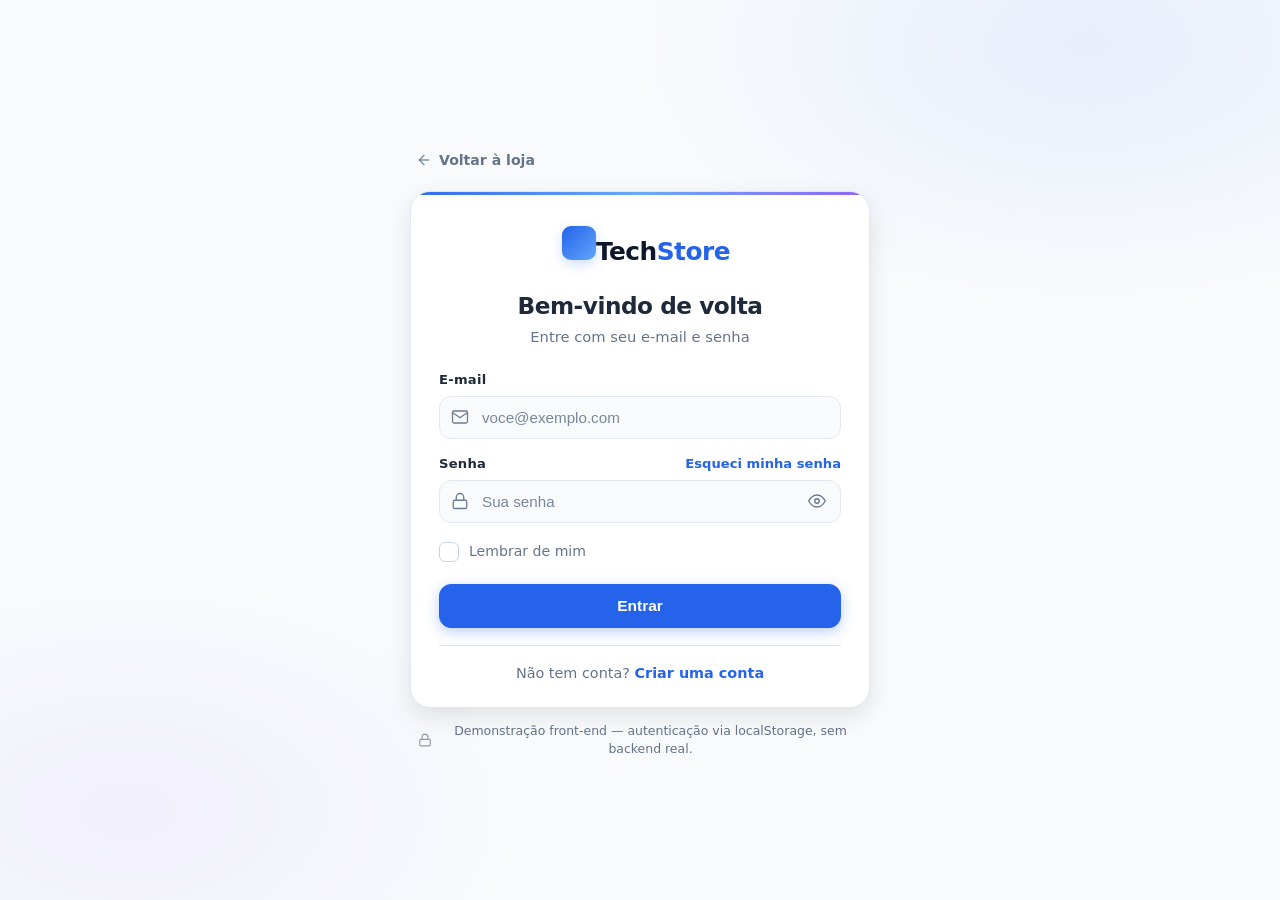
<file: admin/index.html>
<!DOCTYPE html>
<html lang="pt-BR">
<head>
    <meta charset="UTF-8">
    <meta name="viewport" content="width=device-width, initial-scale=1.0">
    <title>Dashboard | Admin TechStore</title>
    <meta name="robots" content="noindex">
    <link rel="stylesheet" href="../css/style.css">
    <link rel="stylesheet" href="css/admin.css">
    <script src="../js/auth.js"></script>
    <script>
        // Proteção imediata ETAPA 1
        if (typeof isAdmin === 'function' && !isAdmin()) {
            window.location.replace('../login.html');
        }
    </script>
</head>
<body class="admin">
    <div class="admin-layout">
        <!-- Sidebar -->
        <aside class="admin-sidebar" id="admin-sidebar" aria-label="Menu administrativo">
            <div class="admin-sidebar__header">
                <a href="index.html" class="admin-logo">Tech<span>Store</span></a>
                <span class="admin-badge">Admin</span>
            </div>
            <nav class="admin-nav">
                <div class="admin-nav__label">Principal</div>
                <a href="index.html" class="admin-nav__link active" aria-current="page">
                    <svg width="18" height="18" viewBox="0 0 24 24" fill="none" stroke="currentColor" stroke-width="1.7"><rect x="3" y="3" width="7" height="7" rx="1.5"/><rect x="14" y="3" width="7" height="7" rx="1.5"/><rect x="3" y="14" width="7" height="7" rx="1.5"/><rect x="14" y="14" width="7" height="7" rx="1.5"/></svg>
                    Dashboard
                </a>
                <a href="produtos.html" class="admin-nav__link">
                    <svg width="18" height="18" viewBox="0 0 24 24" fill="none" stroke="currentColor" stroke-width="1.7"><path d="M21 16V8a2 2 0 0 0-1-1.73l-7-4a2 2 0 0 0-2 0l-7 4A2 2 0 0 0 3 8v8a2 2 0 0 0 1 1.73l7 4a2 2 0 0 0 2 0l7-4A2 2 0 0 0 21 16z"/><polyline points="3.27 6.96 12 12.01 20.73 6.96"/><line x1="12" y1="22.08" x2="12" y2="12"/></svg>
                    Produtos
                </a>
                <a href="pedidos.html" class="admin-nav__link">
                    <svg width="18" height="18" viewBox="0 0 24 24" fill="none" stroke="currentColor" stroke-width="1.7"><path d="M16 21h-8a2 2 0 0 1-2-2V7a2 2 0 0 1 2-2h8a2 2 0 0 1 2 2v12a2 2 0 0 1-2 2z"/><polyline points="8 11 12 15 16 11"/><line x1="12" y1="15" x2="12" y2="3"/></svg>
                    Pedidos
                </a>
                <a href="mensagens.html" class="admin-nav__link">
                    <svg width="18" height="18" viewBox="0 0 24 24" fill="none" stroke="currentColor" stroke-width="1.7"><path d="M4 4h16c1.1 0 2 .9 2 2v12c0 1.1-.9 2-2 2H4c-1.1 0-2-.9-2-2V6c0-1.1.9-2 2-2z"/><polyline points="22,6 12,13 2,6"/></svg>
                    Mensagens
                </a>
                <a href="configuracoes.html" class="admin-nav__link">
                    <svg width="18" height="18" viewBox="0 0 24 24" fill="none" stroke="currentColor" stroke-width="1.7"><circle cx="12" cy="12" r="3"/><path d="M19.4 15a1.65 1.65 0 0 0 .33 1.82l.06.06a2 2 0 1 1-2.83 2.83l-.06-.06a1.65 1.65 0 0 0-1.82-.33 1.65 1.65 0 0 0-1 1.51V21a2 2 0 0 1-4 0v-.09a1.65 1.65 0 0 0-1-1.51 1.65 1.65 0 0 0-1.82.33l-.06.06a2 2 0 1 1-2.83-2.83l.06-.06A1.65 1.65 0 0 0 9 15a1.65 1.65 0 0 0-1-1.51H8a2 2 0 0 1 0-4h.09a1.65 1.65 0 0 0 1-1.51 1.65 1.65 0 0 0-.33-1.82l-.06-.06a2 2 0 1 1 2.83-2.83l.06.06A1.65 1.65 0 0 0 13.4 3.4a1.65 1.65 0 0 0 1 1.51V5a2 2 0 0 1 4 0v.09a1.65 1.65 0 0 0 1 1.51 1.65 1.65 0 0 0 1.82-.33l.06-.06a2 2 0 1 1 2.83 2.83l-.06.06A1.65 1.65 0 0 0 19.4 9a1.65 1.65 0 0 0 1 1.51H20a2 2 0 0 1 0 4h-.09a1.65 1.65 0 0 0-1 1.51z"/></svg>
                    Configurações
                </a>
                <div class="admin-nav__label">Loja</div>
                <a href="../index.html" class="admin-nav__link">
                    <svg width="18" height="18" viewBox="0 0 24 24" fill="none" stroke="currentColor" stroke-width="1.7"><path d="M3 9l9-7 9 7v11a2 2 0 0 1-2 2H5a2 2 0 0 1-2-2z"/><polyline points="9 22 9 12 15 12 15 22"/></svg>
                    Ver loja
                </a>
                <a href="#" class="admin-nav__link" id="admin-logout-mobile">
                    <svg width="18" height="18" viewBox="0 0 24 24" fill="none" stroke="currentColor" stroke-width="1.7"><path d="M9 21H5a2 2 0 0 1-2-2V5a2 2 0 0 1 2-2h4"/><polyline points="16 17 21 12 16 7"/><line x1="21" y1="12" x2="9" y2="12"/></svg>
                    Sair
                </a>
            </nav>
            <div class="admin-sidebar__footer">
                <div class="admin-user">
                    <div class="admin-user__avatar">A</div>
                    <div class="admin-user__info">
                        <div class="admin-user__name" id="admin-user-nome">Administrador</div>
                        <div class="admin-user__email" id="admin-user-email">admin@techstore.com</div>
                    </div>
                </div>
                <button type="button" class="btn btn--primary" id="admin-logout" style="width:100%; justify-content:center; border-radius:10px; padding:10px">Sair do painel</button>
                <p style="font-size:.70rem; color:#64748b; text-align:center; line-height:1.4">Protótipo front-end — não usar em produção sem backend e RBAC.</p>
            </div>
        </aside>
        <div class="admin-overlay" id="admin-overlay" aria-hidden="true"></div>

        <!-- Main -->
        <div class="admin-main">
            <header class="admin-topbar">
                <div>
                    <h1 class="admin-topbar__title">Painel Administrativo</h1>
                    <p class="admin-topbar__subtitle">Olá, <strong id="admin-topbar-nome">Administrador</strong> — bem-vindo de volta</p>
                </div>
                <button class="admin-menu-btn" id="admin-menu-btn" aria-label="Abrir menu" aria-expanded="false"><span></span><span></span><span></span></button>
            </header>

            <main class="admin-content">
                <!-- Cards -->
                <div class="admin-cards" id="admin-cards">
                    <div class="admin-card">
                        <div class="admin-card__top">
                            <span class="admin-card__label">Produtos</span>
                            <span class="admin-card__icon admin-card__icon--prod">📦</span>
                        </div>
                        <div class="admin-card__value" id="dash-produtos">—</div>
                        <div class="admin-card__hint">cadastrados no catálogo</div>
                    </div>
                    <div class="admin-card">
                        <div class="admin-card__top">
                            <span class="admin-card__label">Pedidos</span>
                            <span class="admin-card__icon admin-card__icon--ped">🧾</span>
                        </div>
                        <div class="admin-card__value" id="dash-pedidos">—</div>
                        <div class="admin-card__hint">pedidos fictícios</div>
                    </div>
                    <div class="admin-card">
                        <div class="admin-card__top">
                            <span class="admin-card__label">Vendas</span>
                            <span class="admin-card__icon admin-card__icon--vend">💰</span>
                        </div>
                        <div class="admin-card__value" id="dash-vendas">—</div>
                        <div class="admin-card__hint">total em pedidos pagos</div>
                    </div>
                    <div class="admin-card">
                        <div class="admin-card__top">
                            <span class="admin-card__label">Estoque baixo</span>
                            <span class="admin-card__icon admin-card__icon--est">⚠️</span>
                        </div>
                        <div class="admin-card__value" id="dash-estoque">—</div>
                        <div class="admin-card__hint" id="dash-estoque-hint">com estoque 1-10</div>
                    </div>
                    <div class="admin-card">
                        <div class="admin-card__top">
                            <span class="admin-card__label">Mensagens</span>
                            <span class="admin-card__icon" style="background:#fef3c7; color:#d97706">✉️</span>
                        </div>
                        <div class="admin-card__value" id="dash-mensagens">—</div>
                        <div class="admin-card__hint" id="dash-mensagens-hint">novas</div>
                    </div>
                </div>

                <!-- Preview pedidos -->
                <div class="admin-panel">
                    <div class="admin-panel__header">
                        <h2 class="admin-panel__title">Últimos pedidos</h2>
                        <a href="pedidos.html" class="link" style="font-size:.88rem">Ver todos →</a>
                    </div>
                    <div class="admin-panel__body" style="padding:0; overflow:auto">
                        <table class="admin-table">
                            <thead>
                                <tr><th># Pedido</th><th>Cliente</th><th>Data</th><th>Valor</th><th>Status</th></tr>
                            </thead>
                            <tbody id="dash-pedidos-tbody">
                                <tr><td colspan="5" style="text-align:center; color:var(--text-muted); padding:24px">Carregando...</td></tr>
                            </tbody>
                        </table>
                    </div>
                </div>

                <div class="admin-panel" style="margin-top:16px">
                    <div class="admin-panel__header">
                        <h2 class="admin-panel__title">Atalhos</h2>
                    </div>
                    <div class="admin-panel__body" style="display:flex; gap:12px; flex-wrap:wrap">
                        <a href="produtos.html" class="btn btn--primary">+ Adicionar produto</a>
                        <a href="configuracoes.html" class="btn btn--ghost">Configurações da loja</a>
                        <a href="../produtos.html" class="btn btn--ghost">Ver catálogo público</a>
                    </div>
                </div>
            </main>
        </div>
    </div>

    <script src="../js/produtos.js"></script>
    <script src="js/admin.js"></script>
</body>
</html>
</file>
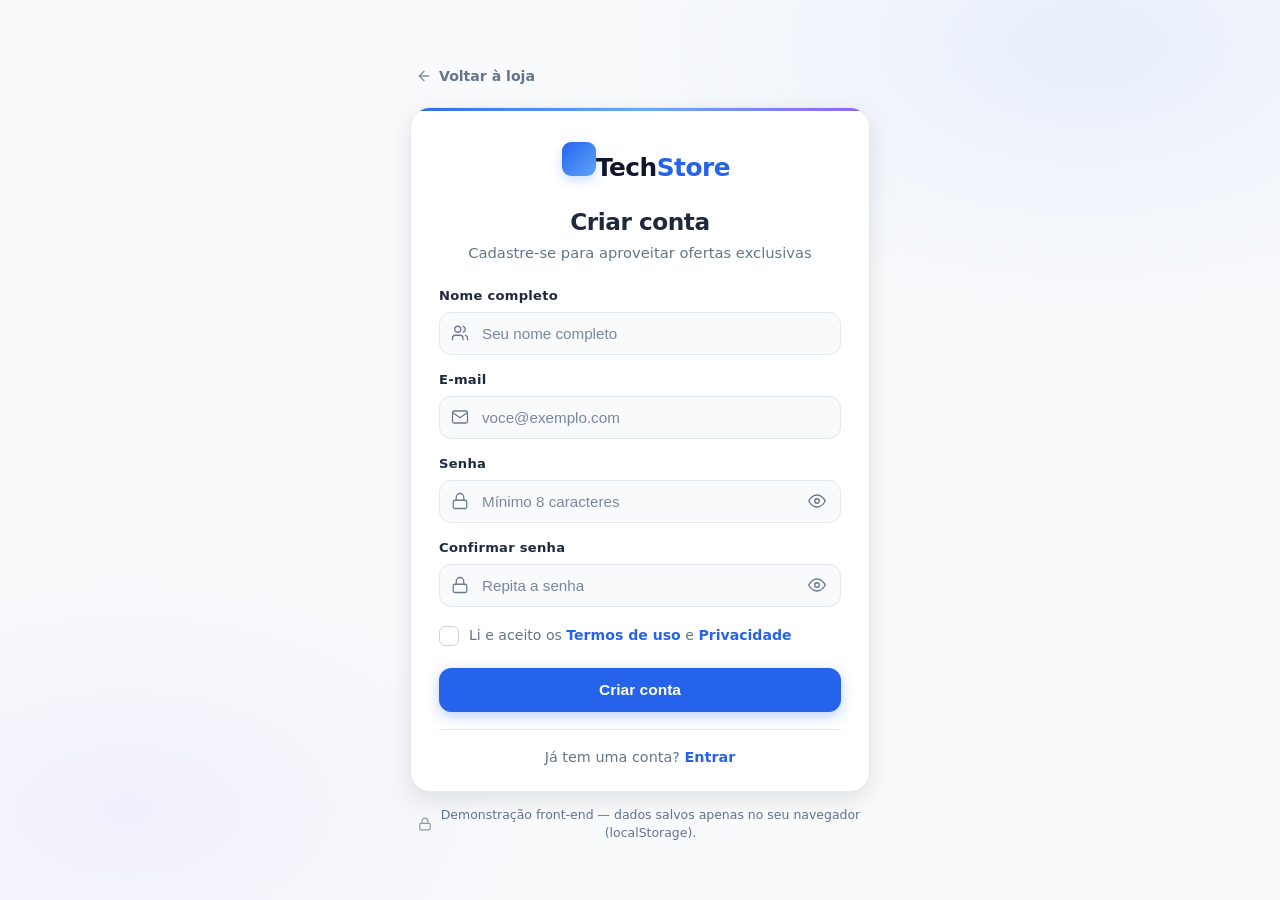
<file: cadastro.html>
<!DOCTYPE html>
<html lang="pt-BR">
<head>
    <meta charset="UTF-8">
    <meta name="viewport" content="width=device-width, initial-scale=1.0">
    <title>Criar conta | TechStore</title>
    <meta name="description" content="Crie sua conta na TechStore">
    <link rel="stylesheet" href="css/style.css">
    <link rel="stylesheet" href="css/auth.css">
</head>
<body class="auth-page">
    <div class="auth-wrapper">
        <a href="index.html" class="auth-back">
            <svg width="16" height="16" viewBox="0 0 24 24" fill="none" stroke="currentColor" stroke-width="2" stroke-linecap="round" stroke-linejoin="round" aria-hidden="true"><path d="M19 12H5"/><path d="M12 19 5 12 12 5"/></svg>
            Voltar à loja
        </a>

        <div class="auth-card">
            <div class="auth-header">
                <a href="index.html" class="logo auth-logo">Tech<span>Store</span></a>
                <h1 class="auth-title">Criar conta</h1>
                <p class="auth-subtitle">Cadastre-se para aproveitar ofertas exclusivas</p>
            </div>

            <div id="auth-feedback" class="auth-feedback" role="alert" aria-live="polite"></div>

            <form id="cadastro-form" class="auth-form" novalidate>
                <div class="field">
                    <label for="nome" class="field-label">Nome completo</label>
                    <div class="input-wrap">
                        <span class="input-icon" aria-hidden="true">
                            <svg width="18" height="18" viewBox="0 0 24 24" fill="none" stroke="currentColor" stroke-width="1.7" stroke-linecap="round" stroke-linejoin="round"><path d="M16 21v-2a4 4 0 0 0-4-4H6a4 4 0 0 0-4 4v2"/><circle cx="9" cy="7" r="4"/><path d="M22 21v-2a4 4 0 0 0-3-3.87"/><path d="M16 3.13a4 4 0 0 1 0 7.75"/></svg>
                        </span>
                        <input type="text" id="nome" name="nome" class="input" placeholder="Seu nome completo" autocomplete="name" required>
                    </div>
                    <span class="field-error" id="erro-nome"></span>
                </div>

                <div class="field">
                    <label for="email" class="field-label">E-mail</label>
                    <div class="input-wrap">
                        <span class="input-icon" aria-hidden="true">
                            <svg width="18" height="18" viewBox="0 0 24 24" fill="none" stroke="currentColor" stroke-width="1.7"><path d="M4 4h16c1.1 0 2 .9 2 2v12c0 1.1-.9 2-2 2H4c-1.1 0-2-.9-2-2V6c0-1.1.9-2 2-2z"/><polyline points="22,6 12,13 2,6"/></svg>
                        </span>
                        <input type="email" id="email" name="email" class="input" placeholder="voce@exemplo.com" autocomplete="email" required>
                    </div>
                    <span class="field-error" id="erro-email"></span>
                </div>

                <div class="field">
                    <label for="senha" class="field-label">Senha</label>
                    <div class="input-wrap">
                        <span class="input-icon" aria-hidden="true">
                            <svg width="18" height="18" viewBox="0 0 24 24" fill="none" stroke="currentColor" stroke-width="1.7"><rect x="3" y="11" width="18" height="11" rx="2"/><path d="M7 11V7a5 5 0 0 1 10 0v4"/></svg>
                        </span>
                        <input type="password" id="senha" name="senha" class="input" placeholder="Mínimo 8 caracteres" autocomplete="new-password" required>
                        <button type="button" class="toggle-pass" data-target="senha" aria-label="Mostrar senha">
                            <svg class="eye-open" width="18" height="18" viewBox="0 0 24 24" fill="none" stroke="currentColor" stroke-width="1.7"><path d="M1 12s4-8 11-8 11 8 11 8-4 8-11 8S1 12 1 12z"/><circle cx="12" cy="12" r="3"/></svg>
                            <svg class="eye-closed" width="18" height="18" viewBox="0 0 24 24" fill="none" stroke="currentColor" stroke-width="1.7" style="display:none"><path d="M17.94 17.94A10.07 10.07 0 0 1 12 20c-7 0-11-8-11-8a18.4 18.4 0 0 1 5.06-5.94"/><path d="M9.53 9.53A3 3 0 0 0 12 15a3 3 0 0 0 2.47-5.47"/><line x1="1" y1="1" x2="23" y2="23"/></svg>
                        </button>
                    </div>
                    <span class="field-error" id="erro-senha"></span>
                </div>

                <div class="field">
                    <label for="confirmar-senha" class="field-label">Confirmar senha</label>
                    <div class="input-wrap">
                        <span class="input-icon" aria-hidden="true">
                            <svg width="18" height="18" viewBox="0 0 24 24" fill="none" stroke="currentColor" stroke-width="1.7"><rect x="3" y="11" width="18" height="11" rx="2"/><path d="M7 11V7a5 5 0 0 1 10 0v4"/></svg>
                        </span>
                        <input type="password" id="confirmar-senha" name="confirmar-senha" class="input" placeholder="Repita a senha" autocomplete="new-password" required>
                        <button type="button" class="toggle-pass" data-target="confirmar-senha" aria-label="Mostrar senha">
                            <svg class="eye-open" width="18" height="18" viewBox="0 0 24 24" fill="none" stroke="currentColor" stroke-width="1.7"><path d="M1 12s4-8 11-8 11 8 11 8-4 8-11 8S1 12 1 12z"/><circle cx="12" cy="12" r="3"/></svg>
                            <svg class="eye-closed" width="18" height="18" viewBox="0 0 24 24" fill="none" stroke="currentColor" stroke-width="1.7" style="display:none"><path d="M17.94 17.94A10.07 10.07 0 0 1 12 20c-7 0-11-8-11-8a18.4 18.4 0 0 1 5.06-5.94"/><path d="M9.53 9.53A3 3 0 0 0 12 15a3 3 0 0 0 2.47-5.47"/><line x1="1" y1="1" x2="23" y2="23"/></svg>
                        </button>
                    </div>
                    <span class="field-error" id="erro-confirmar"></span>
                </div>

                <label class="checkbox">
                    <input type="checkbox" id="termos" required>
                    <span class="checkbox-box" aria-hidden="true"></span>
                    <span class="checkbox-label">Li e aceito os <a href="#" class="link-inline">Termos de uso</a> e <a href="#" class="link-inline">Privacidade</a></span>
                </label>
                <span class="field-error" id="erro-termos"></span>

                <button type="submit" class="btn btn--primary auth-btn" id="btn-cadastro">
                    <span class="btn-text">Criar conta</span>
                    <svg class="btn-loader" width="18" height="18" viewBox="0 0 24 24" fill="none" style="display:none"><circle cx="12" cy="12" r="10" stroke="currentColor" stroke-width="3" opacity=".3"/><path d="M12 2a10 10 0 0 1 10 10" stroke="currentColor" stroke-width="3" stroke-linecap="round"/></svg>
                </button>
            </form>

            <p class="auth-footer">Já tem uma conta? <a href="login.html">Entrar</a></p>
        </div>

        <p class="auth-secure-note">
            <svg width="14" height="14" viewBox="0 0 24 24" fill="none" stroke="currentColor" stroke-width="2"><rect x="3" y="11" width="18" height="11" rx="2"/><path d="M7 11V7a5 5 0 0 1 10 0v4"/></svg>
            Demonstração front-end — dados salvos apenas no seu navegador (localStorage).
        </p>
    </div>
    <script src="js/auth.js"></script>
</body>
</html>
</file>
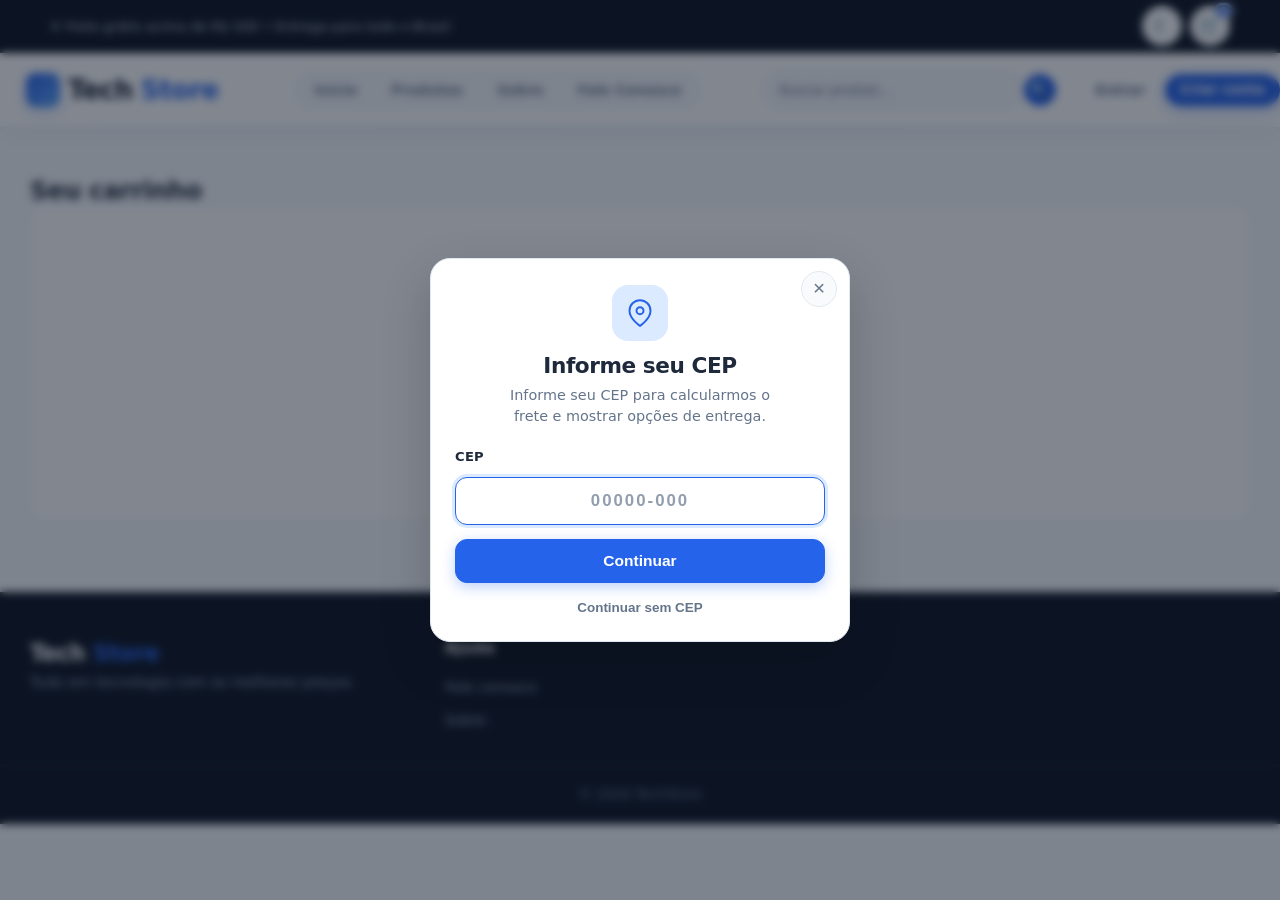
<file: carrinho.html>
<!DOCTYPE html>
<html lang="pt-BR">
<head>
    <meta charset="UTF-8">
    <meta name="viewport" content="width=device-width, initial-scale=1.0">
    <title>Carrinho | TechStore</title>
    <link rel="stylesheet" href="css/style.css">
</head>
<body>
    <div class="header__top">
        <div class="container header__top__content">
            <span class="header__top__info">✈️ Frete grátis acima de R$ 500 • Entrega para todo o Brasil</span>
            <div class="header__top__actions">
                <button class="icon-btn icon-btn--sm" id="dark-mode-btn" aria-label="Alternar tema">&#9790;</button>
                <a href="carrinho.html" class="cart-icon cart-icon--sm" aria-label="Carrinho">&#128722;<span class="cart-count" id="cart-count">0</span></a>
            </div>
        </div>
    </div>
<header class="header" id="header">
        <div class="container header__content">
            <a href="index.html" class="logo">Tech<span>Store</span></a>
            <nav class="nav" id="nav">
                <ul class="nav__list">
                    <li><a href="index.html" class="nav__link">Início</a></li>
                    <li><a href="produtos.html" class="nav__link">Produtos</a></li>
                    <li><a href="sobre.html" class="nav__link">Sobre</a></li>
                    <li><a href="fale-conosco.html" class="nav__link">Fale Conosco</a></li>
                </ul>
            </nav>
            <div class="search">
                <input type="search" id="search-input" class="search__input" placeholder="Buscar produto..." aria-label="Buscar produto" autocomplete="off">
                <button class="search__btn" id="search-btn" aria-label="Buscar">&#128269;</button>
            </div>
            <div class="header__actions">
                <div id="auth-area" class="auth-area" aria-live="polite">
                    <a href="login.html" class="auth-link">Entrar</a>
                    <a href="cadastro.html" class="btn btn--primary btn--sm" style="padding:8px 14px; font-size:.85rem; border-radius:999px">Criar conta</a>
                </div>
                <button class="menu-toggle" id="menu-toggle" aria-label="Abrir menu" aria-expanded="false"><span></span><span></span><span></span></button>
            </div>
        </div>
    </header>

    <main class="container section">
        <h1 class="section__title">Seu carrinho</h1>
        <div id="carrinho-container" class="carrinho-layout">
            <!-- preenchido via carrinho.js -->
        </div>
    </main>

    <footer class="footer">
        <div class="footer__content container">
            <div class="footer__col">
                <a href="index.html" class="logo logo--footer">Tech<span>Store</span></a>
                <p>Tudo em tecnologia com os melhores preços.</p>
            </div>
            <div class="footer__col">
                <h4>Ajuda</h4>
                <ul><li><a href="fale-conosco.html">Fale conosco</a></li>
                    <li><a href="sobre.html">Sobre</a></li></ul>
            </div>
        </div>
        <div class="footer__bottom"><div class="container"><p>© 2026 TechStore</p></div></div>
    </footer>

    <div id="toast" class="toast" aria-live="polite"></div>
    <script src="js/produtos.js"></script>
    <script src="js/auth.js"></script>
    <script src="js/cep.js"></script>
    <script src="js/app.js"></script>
    <script src="js/carrinho.js"></script>
</body>
</html>
</file>
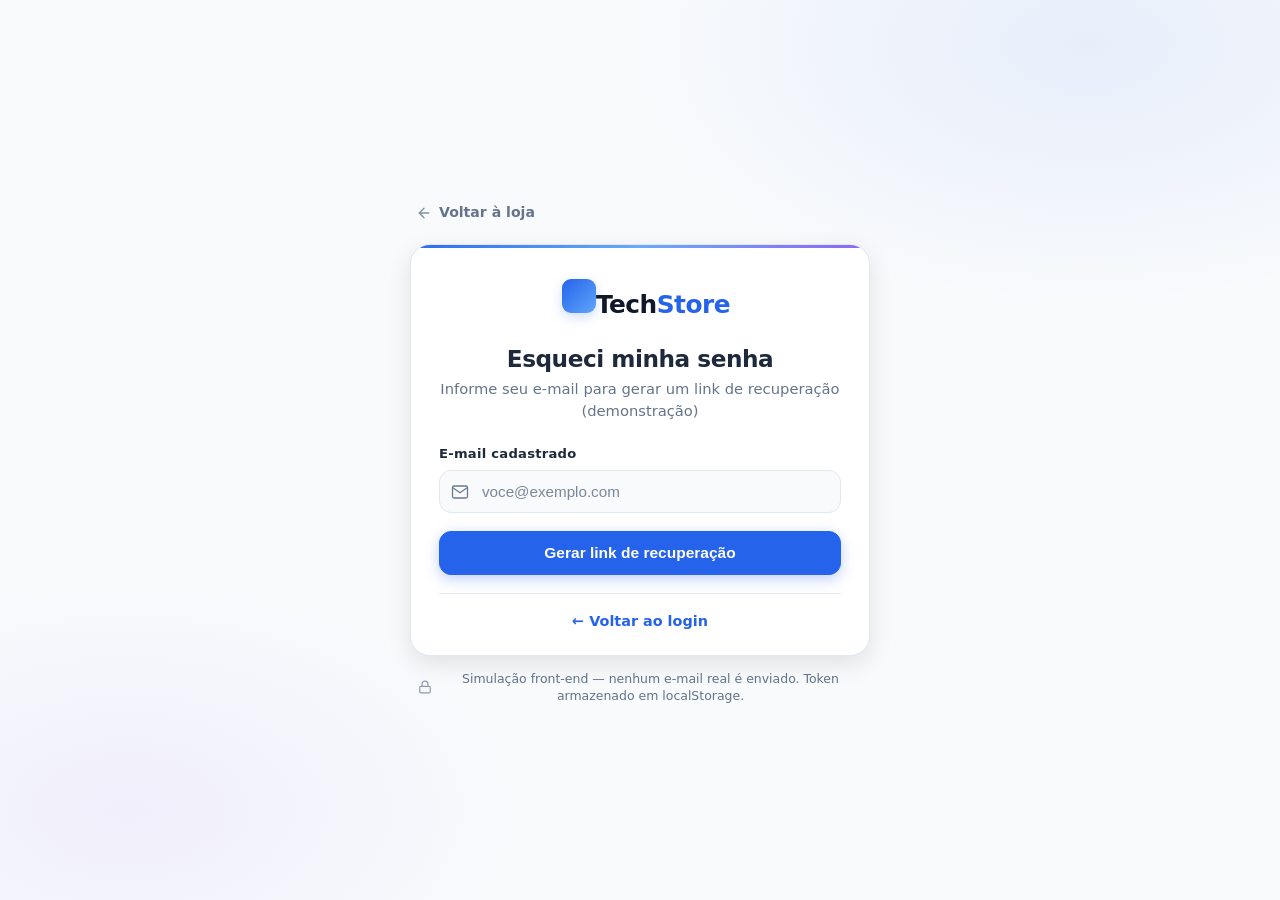
<file: esqueci-senha.html>
<!DOCTYPE html>
<html lang="pt-BR">
<head>
    <meta charset="UTF-8">
    <meta name="viewport" content="width=device-width, initial-scale=1.0">
    <title>Esqueci minha senha | TechStore</title>
    <meta name="description" content="Recupere sua senha na TechStore">
    <link rel="stylesheet" href="css/style.css">
    <link rel="stylesheet" href="css/auth.css">
</head>
<body class="auth-page">
    <div class="auth-wrapper">
        <a href="index.html" class="auth-back">
            <svg width="16" height="16" viewBox="0 0 24 24" fill="none" stroke="currentColor" stroke-width="2" stroke-linecap="round" stroke-linejoin="round"><path d="M19 12H5"/><path d="M12 19 5 12 12 5"/></svg>
            Voltar à loja
        </a>

        <div class="auth-card">
            <div class="auth-header">
                <a href="index.html" class="logo auth-logo">Tech<span>Store</span></a>
                <h1 class="auth-title">Esqueci minha senha</h1>
                <p class="auth-subtitle">Informe seu e-mail para gerar um link de recuperação (demonstração)</p>
            </div>

            <div id="auth-feedback" class="auth-feedback" role="alert" aria-live="polite"></div>

            <form id="esqueci-form" class="auth-form" novalidate>
                <div class="field">
                    <label for="email" class="field-label">E-mail cadastrado</label>
                    <div class="input-wrap">
                        <span class="input-icon" aria-hidden="true">
                            <svg width="18" height="18" viewBox="0 0 24 24" fill="none" stroke="currentColor" stroke-width="1.7"><path d="M4 4h16c1.1 0 2 .9 2 2v12c0 1.1-.9 2-2 2H4c-1.1 0-2-.9-2-2V6c0-1.1.9-2 2-2z"/><polyline points="22,6 12,13 2,6"/></svg>
                        </span>
                        <input type="email" id="email" name="email" class="input" placeholder="voce@exemplo.com" autocomplete="email" required>
                    </div>
                    <span class="field-error" id="erro-email"></span>
                </div>

                <button type="submit" class="btn btn--primary auth-btn" id="btn-esqueci">
                    <span class="btn-text">Gerar link de recuperação</span>
                    <svg class="btn-loader" width="18" height="18" viewBox="0 0 24 24" fill="none" style="display:none"><circle cx="12" cy="12" r="10" stroke="currentColor" stroke-width="3" opacity=".3"/><path d="M12 2a10 10 0 0 1 10 10" stroke="currentColor" stroke-width="3" stroke-linecap="round"/></svg>
                </button>

                <!-- Área exibida após gerar token (controlada via JS) -->
                <div id="recuperacao-sucesso" class="demo-box" style="display:none">
                    <div class="demo-box-header">
                        <svg width="18" height="18" viewBox="0 0 24 24" fill="none" stroke="#16a34a" stroke-width="2"><path d="M22 11.08V12a10 10 0 1 1-5.93-9.14"/><polyline points="22 4 12 14.01 9 11.01"/></svg>
                        Link de demonstração gerado!
                    </div>
                    <p class="demo-text">Em uma loja real, enviaríamos um e-mail. Aqui, o token foi salvo no seu navegador com validade de 15 minutos.</p>
                    <a href="redefinir-senha.html" class="btn btn--primary auth-btn" style="text-decoration:none">Ir para redefinir senha</a>
                    <p class="demo-token-label">Token (debug demo): <code id="demo-token" class="demo-token"></code></p>
                </div>
            </form>

            <p class="auth-footer"><a href="login.html">← Voltar ao login</a></p>
        </div>

        <p class="auth-secure-note">
            <svg width="14" height="14" viewBox="0 0 24 24" fill="none" stroke="currentColor" stroke-width="2"><rect x="3" y="11" width="18" height="11" rx="2"/><path d="M7 11V7a5 5 0 0 1 10 0v4"/></svg>
            Simulação front-end — nenhum e-mail real é enviado. Token armazenado em localStorage.
        </p>
    </div>
    <script src="js/auth.js"></script>
</body>
</html>
</file>
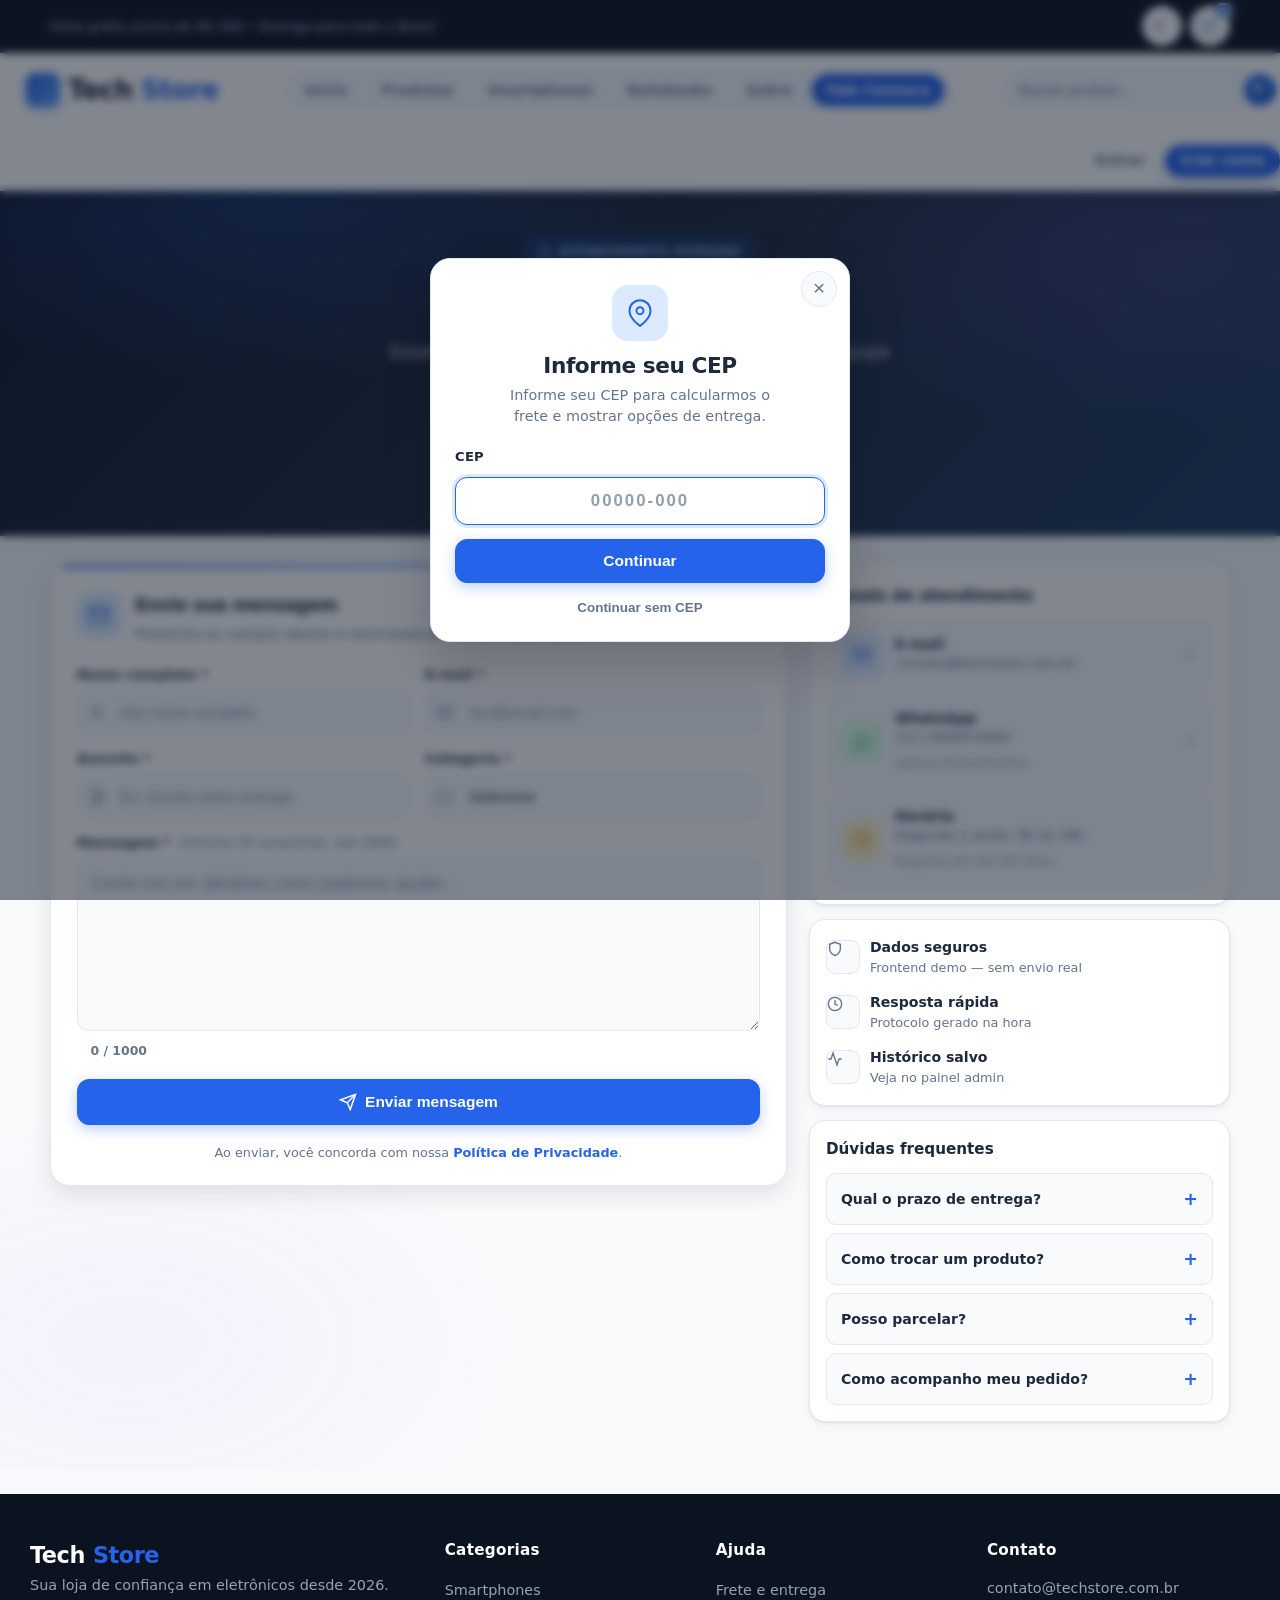
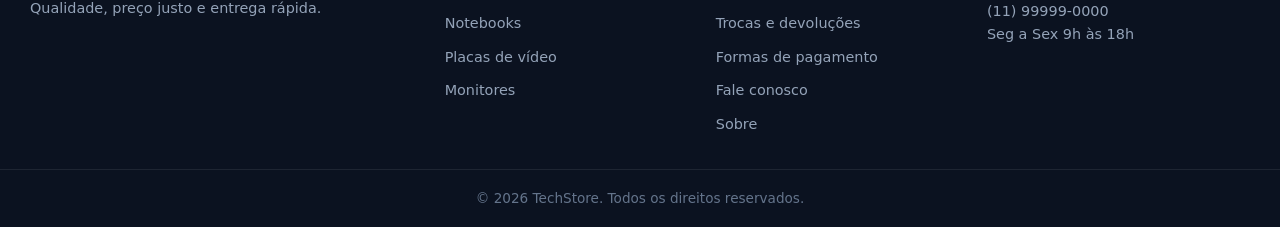
<file: fale-conosco.html>
<!DOCTYPE html>
<html lang="pt-BR">
<head>
    <meta charset="UTF-8">
    <meta name="viewport" content="width=device-width, initial-scale=1.0">
    <title>Fale Conosco | TechStore</title>
    <meta name="description" content="Fale com a TechStore - dúvidas, pedidos, entrega e suporte.">
    <link rel="stylesheet" href="css/style.css">
    <link rel="stylesheet" href="css/auth.css">
    <link rel="stylesheet" href="css/fale-conosco.css">
</head>
<body>
    <div class="header__top">
        <div class="container header__top__content">
            <span class="header__top__info">Frete grátis acima de R$ 500 • Entrega para todo o Brasil</span>
            <div class="header__top__actions">
                <button class="icon-btn icon-btn--sm" id="dark-mode-btn" aria-label="Alternar tema">&#9790;</button>
                <a href="carrinho.html" class="cart-icon cart-icon--sm" aria-label="Carrinho">&#128722;<span class="cart-count" id="cart-count">0</span></a>
            </div>
        </div>
    </div>
    <header class="header" id="header">
        <div class="container header__content">
            <a href="index.html" class="logo">Tech<span>Store</span></a>
            <nav class="nav" id="nav">
                <ul class="nav__list">
                    <li><a href="index.html" class="nav__link">Início</a></li>
                    <li><a href="produtos.html" class="nav__link">Produtos</a></li>
                    <li><a href="produtos.html?categoria=Smartphones" class="nav__link">Smartphones</a></li>
                    <li><a href="produtos.html?categoria=Notebooks" class="nav__link">Notebooks</a></li>
                    <li><a href="sobre.html" class="nav__link">Sobre</a></li>
                    <li><a href="fale-conosco.html" class="nav__link active">Fale Conosco</a></li>
                </ul>
            </nav>
            <div class="search">
                <input type="search" id="search-input" class="search__input" placeholder="Buscar produto..." autocomplete="off" aria-label="Buscar produto">
                <button class="search__btn" id="search-btn" aria-label="Buscar">&#128269;</button>
            </div>
            <div class="header__actions">
                <div id="auth-area" class="auth-area" aria-live="polite">
                    <a href="login.html" class="auth-link">Entrar</a>
                    <a href="cadastro.html" class="btn btn--primary btn--sm" style="padding:8px 14px; font-size:.85rem; border-radius:999px">Criar conta</a>
                </div>
                <button class="menu-toggle" id="menu-toggle" aria-label="Abrir menu" aria-expanded="false">
                    <span></span><span></span><span></span>
                </button>
            </div>
        </div>
    </header>

    <main class="fale-page">
        <section class="fale-hero">
            <div class="container fale-hero__content">
                <div class="fale-hero__badge">
                    <svg width="14" height="14" viewBox="0 0 24 24" fill="none" stroke="currentColor" stroke-width="2"><path d="M21 15a2 2 0 0 1-2 2H7l-4 4V5a2 2 0 0 1 2-2h14a2 2 0 0 1 2 2z"/></svg>
                    Atendimento humano
                </div>
                <h1 class="fale-hero__title">Fale Conosco</h1>
                <p class="fale-hero__subtitle">Estamos aqui para ajudar. Envie sua dúvida e nossa equipe entrará em contato em até 24 horas úteis.</p>
                <div class="fale-hero__stats">
                    <div class="fale-stat">
                        <svg width="18" height="18" viewBox="0 0 24 24" fill="none" stroke="currentColor" stroke-width="1.8"><path d="M22 11.08V12a10 10 0 1 1-5.93-9.14"/><polyline points="22 4 12 14.01 9 11.01"/></svg>
                        98% de satisfação
                    </div>
                    <div class="fale-stat">
                        <svg width="18" height="18" viewBox="0 0 24 24" fill="none" stroke="currentColor" stroke-width="1.8"><circle cx="12" cy="12" r="10"/><polyline points="12 6 12 12 16 14"/></svg>
                        Resposta em até 24h
                    </div>
                    <div class="fale-stat">
                        <svg width="18" height="18" viewBox="0 0 24 24" fill="none" stroke="currentColor" stroke-width="1.8"><path d="M17 21v-2a4 4 0 0 0-4-4H5a4 4 0 0 0-4 4v2"/><circle cx="9" cy="7" r="4"/><path d="M23 21v-2a4 4 0 0 0-3-3.87"/><path d="M16 3.13a4 4 0 0 1 0 7.75"/></svg>
                        +2.400 dúvidas resolvidas
                    </div>
                </div>
            </div>
        </section>

        <div class="container fale-container">
            <div class="fale-grid">
                <div class="auth-card fale-card">
                    <div class="fale-card-header">
                        <div class="fale-card-icon">
                            <svg width="22" height="22" viewBox="0 0 24 24" fill="none" stroke="currentColor" stroke-width="1.8"><path d="M4 4h16c1.1 0 2 .9 2 2v12c0 1.1-.9 2-2 2H4c-1.1 0-2-.9-2-2V6c0-1.1.9-2 2-2z"/><polyline points="22,6 12,13 2,6"/></svg>
                        </div>
                        <div>
                            <h2 class="fale-card-title">Envie sua mensagem</h2>
                            <p class="fale-card-subtitle">Preencha os campos abaixo e retornaremos o mais rápido possível.</p>
                        </div>
                    </div>

                    <div id="fale-feedback" class="auth-feedback" role="alert" aria-live="polite" style="display:none"></div>

                    <form id="fale-form" class="auth-form" novalidate>
                        <div class="fale-row">
                            <div class="field">
                                <label for="fale-nome" class="field-label">Nome completo *</label>
                                <div class="input-wrap">
                                    <span class="input-icon" aria-hidden="true">
                                        <svg width="16" height="16" viewBox="0 0 24 24" fill="none" stroke="currentColor" stroke-width="1.8"><path d="M20 21v-2a4 4 0 0 0-4-4H8a4 4 0 0 0-4 4v2"/><circle cx="12" cy="7" r="4"/></svg>
                                    </span>
                                    <input type="text" id="fale-nome" class="input" placeholder="Seu nome completo" autocomplete="name" required>
                                </div>
                                <span class="field-error" id="erro-fale-nome"></span>
                            </div>
                            <div class="field">
                                <label for="fale-email" class="field-label">E-mail *</label>
                                <div class="input-wrap">
                                    <span class="input-icon" aria-hidden="true">
                                        <svg width="16" height="16" viewBox="0 0 24 24" fill="none" stroke="currentColor" stroke-width="1.8"><path d="M4 4h16c1.1 0 2 .9 2 2v12c0 1.1-.9 2-2 2H4c-1.1 0-2-.9-2-2V6c0-1.1.9-2 2-2z"/><polyline points="22,6 12,13 2,6"/></svg>
                                    </span>
                                    <input type="email" id="fale-email" class="input" placeholder="seu@email.com" autocomplete="email" required>
                                </div>
                                <span class="field-error" id="erro-fale-email"></span>
                            </div>
                        </div>

                        <div class="fale-row">
                            <div class="field">
                                <label for="fale-assunto" class="field-label">Assunto *</label>
                                <div class="input-wrap">
                                    <span class="input-icon" aria-hidden="true">
                                        <svg width="16" height="16" viewBox="0 0 24 24" fill="none" stroke="currentColor" stroke-width="1.8"><path d="M14 2H6a2 2 0 0 0-2 2v16a2 2 0 0 0 2 2h12a2 2 0 0 0 2-2V8z"/><polyline points="14 2 14 8 20 8"/><line x1="16" y1="13" x2="8" y2="13"/><line x1="16" y1="17" x2="8" y2="17"/></svg>
                                    </span>
                                    <input type="text" id="fale-assunto" class="input" placeholder="Ex: Dúvida sobre entrega" required>
                                </div>
                                <span class="field-error" id="erro-fale-assunto"></span>
                            </div>
                            <div class="field">
                                <label for="fale-categoria" class="field-label">Categoria *</label>
                                <div class="input-wrap">
                                    <span class="input-icon" aria-hidden="true">
                                        <svg width="16" height="16" viewBox="0 0 24 24" fill="none" stroke="currentColor" stroke-width="1.8"><path d="M22 19a2 2 0 0 1-2 2H4a2 2 0 0 1-2-2V5a2 2 0 0 1 2-2h5l2 3h9a2 2 0 0 1 2 2z"/></svg>
                                    </span>
                                    <select id="fale-categoria" class="input" required>
                                        <option value="">Selecione</option>
                                        <option>Dúvida sobre produto</option>
                                        <option>Pedido</option>
                                        <option>Entrega</option>
                                        <option>Pagamento</option>
                                        <option>Troca ou devolução</option>
                                        <option>Problema no site</option>
                                        <option>Outro</option>
                                    </select>
                                </div>
                                <span class="field-error" id="erro-fale-categoria"></span>
                            </div>
                        </div>

                        <div class="field">
                            <label for="fale-mensagem" class="field-label">
                                Mensagem *
                                <span class="fale-char-hint">(mínimo 20 caracteres, até 1000)</span>
                            </label>
                            <div class="input-wrap input-wrap--textarea">
                                <textarea id="fale-mensagem" class="input" placeholder="Conte-nos em detalhes como podemos ajudar..." required rows="6" maxlength="1000"></textarea>
                            </div>
                            <div class="fale-char-row">
                                <span class="field-error" id="erro-fale-mensagem"></span>
                                <span id="fale-contador" class="fale-char-count">0 / 1000</span>
                            </div>
                        </div>

                        <button type="submit" class="btn btn--primary auth-btn fale-submit-btn" id="fale-enviar">
                            <svg width="18" height="18" viewBox="0 0 24 24" fill="none" stroke="currentColor" stroke-width="2"><line x1="22" y1="2" x2="11" y2="13"/><polygon points="22 2 15 22 11 13 2 9 22 2"/></svg>
                            <span class="btn-text">Enviar mensagem</span>
                        </button>
                        <p class="fale-privacy">Ao enviar, você concorda com nossa <a href="#" class="link-inline">Política de Privacidade</a>.</p>
                    </form>

                    <div id="fale-sucesso" class="fale-sucesso" style="display:none">
                        <div class="fale-sucesso__icon">
                            <svg width="26" height="26" viewBox="0 0 24 24" fill="none" stroke="currentColor" stroke-width="2.5"><polyline points="20 6 9 17 4 12"/></svg>
                        </div>
                        <h3>Mensagem enviada com sucesso!</h3>
                        <p>Protocolo <strong id="fale-protocolo"></strong> — guardamos no seu navegador para demonstração.</p>
                        <p class="fale-sucesso__hint">Em uma loja real, enviaríamos por e-mail e abriríamos um ticket no painel admin.</p>
                    </div>
                </div>

                <aside class="fale-sidebar">
                    <div class="fale-contact-card">
                        <h3 class="fale-contact-title">Canais de atendimento</h3>
                        <div class="fale-contact-list">
                            <a href="mailto:contato@techstore.com.br" class="fale-contact-item">
                                <span class="fale-contact-icon fale-contact-icon--blue">
                                    <svg width="18" height="18" viewBox="0 0 24 24" fill="none" stroke="currentColor" stroke-width="1.8"><path d="M4 4h16c1.1 0 2 .9 2 2v12c0 1.1-.9 2-2 2H4c-1.1 0-2-.9-2-2V6c0-1.1.9-2 2-2z"/><polyline points="22,6 12,13 2,6"/></svg>
                                </span>
                                <div class="fale-contact-info">
                                    <strong>E-mail</strong>
                                    <span>contato@techstore.com.br</span>
                                </div>
                                <svg class="fale-contact-arrow" width="16" height="16" viewBox="0 0 24 24" fill="none" stroke="currentColor" stroke-width="2"><polyline points="9 18 15 12 9 6"/></svg>
                            </a>
                            <a href="https://wa.me/5521999990000" target="_blank" rel="noopener" class="fale-contact-item">
                                <span class="fale-contact-icon fale-contact-icon--green">
                                    <svg width="18" height="18" viewBox="0 0 24 24" fill="none" stroke="currentColor" stroke-width="1.8"><path d="M21 11.5a8.38 8.38 0 0 1-12.5 7.4L3 21l2.1-5.5A8.38 8.38 0 1 1 21 11.5z"/></svg>
                                </span>
                                <div class="fale-contact-info">
                                    <strong>WhatsApp</strong>
                                    <span>(21) 99999-0000</span>
                                    <small>apenas demonstrativo</small>
                                </div>
                                <svg class="fale-contact-arrow" width="16" height="16" viewBox="0 0 24 24" fill="none" stroke="currentColor" stroke-width="2"><polyline points="9 18 15 12 9 6"/></svg>
                            </a>
                            <div class="fale-contact-item" style="cursor:default">
                                <span class="fale-contact-icon fale-contact-icon--yellow">
                                    <svg width="18" height="18" viewBox="0 0 24 24" fill="none" stroke="currentColor" stroke-width="1.8"><circle cx="12" cy="12" r="10"/><polyline points="12 6 12 12 16 14"/></svg>
                                </span>
                                <div class="fale-contact-info">
                                    <strong>Horário</strong>
                                    <span>Segunda a sexta, 9h às 18h</span>
                                    <small>Resposta em até 24h úteis</small>
                                </div>
                            </div>
                        </div>
                    </div>

                    <div class="fale-trust">
                        <div class="fale-trust-item">
                            <span class="fale-trust-icon">
                                <svg width="16" height="16" viewBox="0 0 24 24" fill="none" stroke="currentColor" stroke-width="2"><path d="M12 22s8-4 8-10V5l-8-3-8 3v7c0 6 8 10 8 10z"/></svg>
                            </span>
                            <div>
                                <strong>Dados seguros</strong>
                                <span>Frontend demo — sem envio real</span>
                            </div>
                        </div>
                        <div class="fale-trust-item">
                            <span class="fale-trust-icon">
                                <svg width="16" height="16" viewBox="0 0 24 24" fill="none" stroke="currentColor" stroke-width="2"><circle cx="12" cy="12" r="10"/><polyline points="12 6 12 12 16 14"/></svg>
                            </span>
                            <div>
                                <strong>Resposta rápida</strong>
                                <span>Protocolo gerado na hora</span>
                            </div>
                        </div>
                        <div class="fale-trust-item">
                            <span class="fale-trust-icon">
                                <svg width="16" height="16" viewBox="0 0 24 24" fill="none" stroke="currentColor" stroke-width="2"><polyline points="22 12 18 12 15 21 9 3 6 12 2 12"/></svg>
                            </span>
                            <div>
                                <strong>Histórico salvo</strong>
                                <span>Veja no painel admin</span>
                            </div>
                        </div>
                    </div>

                    <div class="fale-faq">
                        <h4 class="fale-faq-title">Dúvidas frequentes</h4>
                        <details class="fale-faq-item">
                            <summary>Qual o prazo de entrega?</summary>
                            <p>3 a 6 dias úteis após confirmação do pagamento, com código de rastreio.</p>
                        </details>
                        <details class="fale-faq-item">
                            <summary>Como trocar um produto?</summary>
                            <p>7 dias para arrependimento. Abra um chamado na categoria "Troca ou devolução".</p>
                        </details>
                        <details class="fale-faq-item">
                            <summary>Posso parcelar?</summary>
                            <p>Sim, até 12x sem juros nos cartões de crédito.</p>
                        </details>
                        <details class="fale-faq-item">
                            <summary>Como acompanho meu pedido?</summary>
                            <p>Após confirmação, você recebe o código de rastreio por e-mail para acompanhar pelo site dos Correios.</p>
                        </details>
                    </div>
                </aside>
            </div>
        </div>
    </main>

    <footer class="footer">
        <div class="container footer__content">
            <div class="footer__col">
                <a href="index.html" class="logo logo--footer">Tech<span>Store</span></a>
                <p>Sua loja de confiança em eletrônicos desde 2026. Qualidade, preço justo e entrega rápida.</p>
            </div>
            <div class="footer__col">
                <h4>Categorias</h4>
                <ul>
                    <li><a href="produtos.html?categoria=Smartphones">Smartphones</a></li>
                    <li><a href="produtos.html?categoria=Notebooks">Notebooks</a></li>
                    <li><a href="produtos.html?categoria=Placas de vídeo">Placas de vídeo</a></li>
                    <li><a href="produtos.html?categoria=Monitores">Monitores</a></li>
                </ul>
            </div>
            <div class="footer__col">
                <h4>Ajuda</h4>
                <ul>
                    <li><a href="#">Frete e entrega</a></li>
                    <li><a href="#">Trocas e devoluções</a></li>
                    <li><a href="#">Formas de pagamento</a></li>
                    <li><a href="fale-conosco.html">Fale conosco</a></li>
                    <li><a href="sobre.html">Sobre</a></li>
                </ul>
            </div>
            <div class="footer__col">
                <h4>Contato</h4>
                <p>contato@techstore.com.br<br>(11) 99999-0000<br>Seg a Sex 9h às 18h</p>
            </div>
        </div>
        <div class="footer__bottom">
            <div class="container">
                <p>&copy; 2026 TechStore. Todos os direitos reservados.</p>
            </div>
        </div>
    </footer>

    <div id="toast" class="toast" aria-live="polite"></div>

    <script src="js/produtos.js"></script>
    <script src="js/auth.js"></script>
    <script src="js/cep.js"></script>
    <script src="js/app.js"></script>
    <script>
(function(){
    const STORAGE_KEY = 'techstore_mensagens';
    const COUNTER_KEY = 'techstore_mensagens_seq';
    const form = document.getElementById('fale-form');
    const feedback = document.getElementById('fale-feedback');
    const sucesso = document.getElementById('fale-sucesso');
    const protocoloEl = document.getElementById('fale-protocolo');
    const contador = document.getElementById('fale-contador');
    const msgEl = document.getElementById('fale-mensagem');
    if (!form) return;

    function showFieldError(id, msg){
        const el = document.getElementById(id);
        if (!el) return;
        el.textContent = msg || '';
        el.classList.toggle('show', !!msg);
        const inputId = id.replace('erro-', '');
        const input = document.getElementById(inputId);
        if (input) {
            input.classList.toggle('input--error', !!msg);
            if (msg) input.setAttribute('aria-invalid','true'); else input.removeAttribute('aria-invalid');
        }
    }

    function clearErrors(){
        ['erro-fale-nome','erro-fale-email','erro-fale-assunto','erro-fale-categoria','erro-fale-mensagem'].forEach(id=> showFieldError(id,''));
        if (feedback) { feedback.style.display='none'; feedback.textContent=''; feedback.className='auth-feedback'; }
    }

    function showFeedback(msg, tipo){
        if (!feedback) return;
        feedback.textContent = msg;
        feedback.className = 'auth-feedback show auth-feedback--' + (tipo||'error');
        feedback.style.display = 'flex';
        try{ feedback.scrollIntoView({behavior:'smooth', block:'nearest'}); }catch{}
    }

    function gerarProtocolo(){
        let seq = 1;
        try{
            const raw = localStorage.getItem(COUNTER_KEY);
            seq = raw ? parseInt(raw,10)+1 : 1;
            localStorage.setItem(COUNTER_KEY, String(seq));
        }catch{}
        return '#TS-' + String(seq).padStart(6,'0');
    }

    function getMensagens(){
        try{
            const raw = localStorage.getItem(STORAGE_KEY);
            const arr = raw ? JSON.parse(raw) : [];
            return Array.isArray(arr) ? arr : [];
        }catch{ return []; }
    }

    if (msgEl && contador) {
        const atualizarContador = ()=>{
            const len = msgEl.value.length;
            const trimLen = msgEl.value.trim().length;
            contador.textContent = len + ' / 1000';
            if (len > 1000) contador.style.color = 'var(--danger)';
            else if (len > 900) contador.style.color = 'var(--warning)';
            else if (trimLen >= 20) contador.style.color = 'var(--success)';
            else contador.style.color = 'var(--text-muted)';
            if (trimLen) showFieldError('erro-fale-mensagem','');
        };
        msgEl.addEventListener('input', atualizarContador);
        atualizarContador();
    }

    ['fale-nome','fale-email','fale-assunto','fale-categoria'].forEach(id=>{
        const el=document.getElementById(id);
        if(!el) return;
        el.addEventListener('input', ()=> showFieldError('erro-'+id, ''));
        el.addEventListener('change', ()=> showFieldError('erro-'+id, ''));
    });

    form.addEventListener('submit', (e)=>{
        e.preventDefault();
        clearErrors();
        if (sucesso) sucesso.style.display='none';

        const nome = document.getElementById('fale-nome').value.trim();
        const email = document.getElementById('fale-email').value.trim();
        const assunto = document.getElementById('fale-assunto').value.trim();
        const categoria = document.getElementById('fale-categoria').value;
        const mensagem = document.getElementById('fale-mensagem').value.trim();

        let hasError=false;
        if(!nome){ showFieldError('erro-fale-nome','Informe seu nome.'); hasError=true; }
        if(!email){ showFieldError('erro-fale-email','Informe seu e-mail.'); hasError=true; }
        else if(!/^[^\s@]+@[^\s@]+\.[^\s@]+$/.test(email)){
            showFieldError('erro-fale-email','E-mail inválido.'); hasError=true;
        }
        if(!assunto){ showFieldError('erro-fale-assunto','Informe o assunto.'); hasError=true; }
        if(!categoria){ showFieldError('erro-fale-categoria','Selecione uma categoria.'); hasError=true; }
        if(!mensagem){ showFieldError('erro-fale-mensagem','Escreva sua mensagem.'); hasError=true; }
        else if(mensagem.length < 20){ showFieldError('erro-fale-mensagem','Mensagem muito curta. Mínimo 20 caracteres.'); hasError=true; }
        else if(mensagem.length > 1000){ showFieldError('erro-fale-mensagem','Mensagem muito longa. Máximo 1000 caracteres.'); hasError=true; }

        if(hasError){
            showFeedback('Corrija os campos destacados e tente novamente.', 'error');
            const card=form.closest('.fale-card');
            if(card){ card.classList.remove('shake'); void card.offsetWidth; card.classList.add('shake'); setTimeout(()=>card.classList.remove('shake'), 500); }
            return;
        }

        const protocolo = gerarProtocolo();
        const nova = {
            id: Date.now().toString(36) + Math.random().toString(36).slice(2,6),
            protocolo,
            nome, email, assunto, categoria, mensagem,
            data: new Date().toISOString(),
            status: 'Nova'
        };
        const lista = getMensagens();
        lista.push(nova);
        try{ localStorage.setItem(STORAGE_KEY, JSON.stringify(lista)); }catch{}
        try{ localStorage.setItem('techstore_mensagens_last', JSON.stringify(nova)); }catch{}

        if(protocoloEl) protocoloEl.textContent = protocolo;
        if(sucesso) sucesso.style.display='block';
        showFeedback('Mensagem enviada com sucesso!', 'success');
        if(typeof mostrarToast === 'function') mostrarToast('Mensagem enviada! Protocolo ' + protocolo, 'success');
        form.reset();
        if(contador){ contador.textContent='0 / 1000'; contador.style.color='var(--text-muted)'; }
        form.querySelectorAll('.input').forEach(i=>{ i.classList.remove('input--error','input--success'); i.removeAttribute('aria-invalid'); });
        try{ sucesso.scrollIntoView({behavior:'smooth', block:'nearest'}); }catch{}
    });

    window.TechStoreMensagens = { getMensagens, STORAGE_KEY, COUNTER_KEY };
})();
    </script>
</body>
</html>
</file>
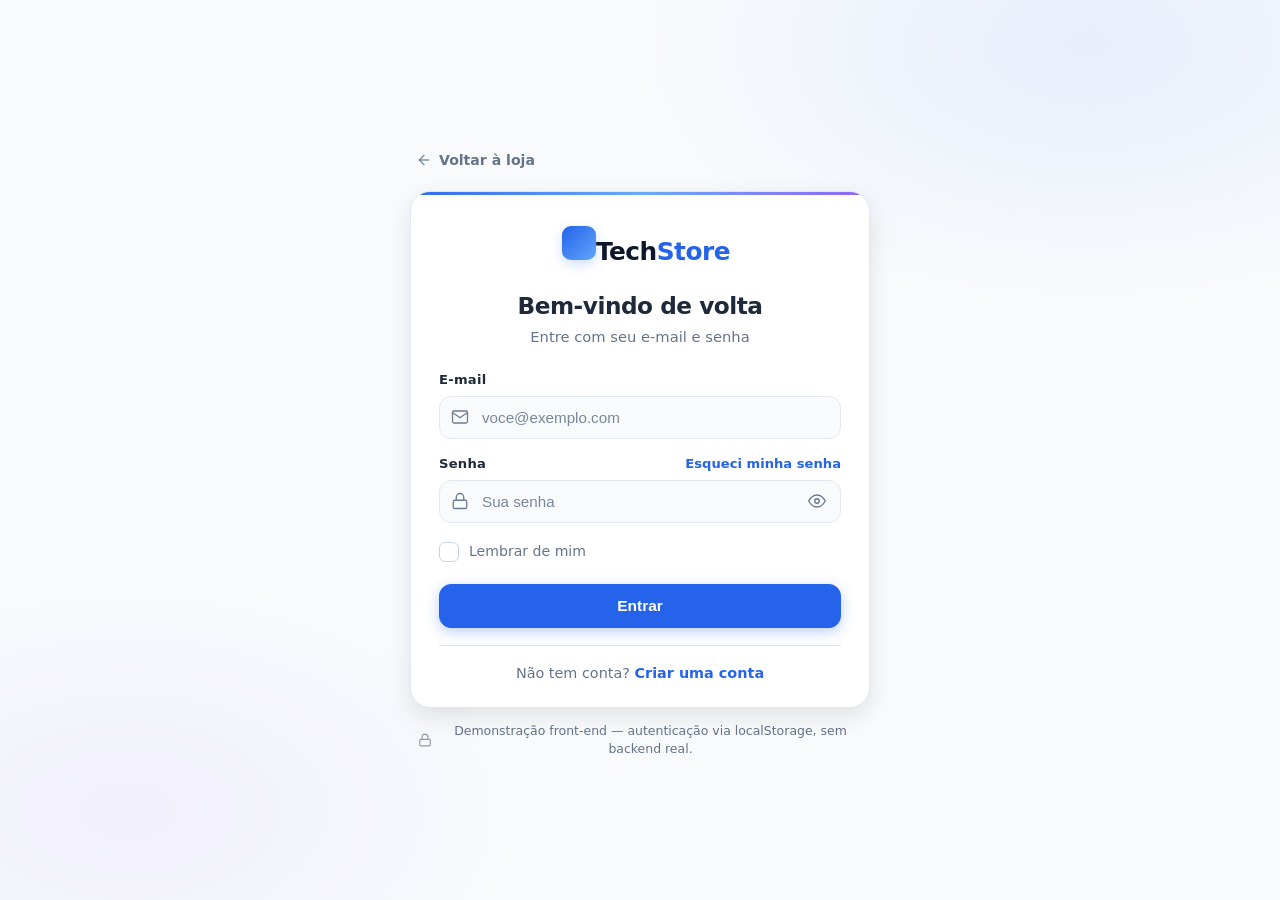
<file: login.html>
<!DOCTYPE html>
<html lang="pt-BR">
<head>
    <meta charset="UTF-8">
    <meta name="viewport" content="width=device-width, initial-scale=1.0">
    <title>Entrar | TechStore</title>
    <meta name="description" content="Acesse sua conta na TechStore">
    <link rel="stylesheet" href="css/style.css">
    <link rel="stylesheet" href="css/auth.css">
</head>
<body class="auth-page">
    <div class="auth-wrapper">
        <a href="index.html" class="auth-back">
            <svg width="16" height="16" viewBox="0 0 24 24" fill="none" stroke="currentColor" stroke-width="2" stroke-linecap="round" stroke-linejoin="round"><path d="M19 12H5"/><path d="M12 19 5 12 12 5"/></svg>
            Voltar à loja
        </a>

        <div class="auth-card">
            <div class="auth-header">
                <a href="index.html" class="logo auth-logo">Tech<span>Store</span></a>
                <h1 class="auth-title">Bem-vindo de volta</h1>
                <p class="auth-subtitle">Entre com seu e-mail e senha</p>
            </div>

            <div id="auth-feedback" class="auth-feedback" role="alert" aria-live="polite"></div>

            <form id="login-form" class="auth-form" novalidate>
                <div class="field">
                    <label for="email" class="field-label">E-mail</label>
                    <div class="input-wrap">
                        <span class="input-icon" aria-hidden="true">
                            <svg width="18" height="18" viewBox="0 0 24 24" fill="none" stroke="currentColor" stroke-width="1.7"><path d="M4 4h16c1.1 0 2 .9 2 2v12c0 1.1-.9 2-2 2H4c-1.1 0-2-.9-2-2V6c0-1.1.9-2 2-2z"/><polyline points="22,6 12,13 2,6"/></svg>
                        </span>
                        <input type="email" id="email" name="email" class="input" placeholder="voce@exemplo.com" autocomplete="email" required>
                    </div>
                    <span class="field-error" id="erro-email"></span>
                </div>

                <div class="field">
                    <div class="label-row">
                        <label for="senha" class="field-label">Senha</label>
                        <a href="esqueci-senha.html" class="forgot-link">Esqueci minha senha</a>
                    </div>
                    <div class="input-wrap">
                        <span class="input-icon" aria-hidden="true">
                            <svg width="18" height="18" viewBox="0 0 24 24" fill="none" stroke="currentColor" stroke-width="1.7"><rect x="3" y="11" width="18" height="11" rx="2"/><path d="M7 11V7a5 5 0 0 1 10 0v4"/></svg>
                        </span>
                        <input type="password" id="senha" name="senha" class="input" placeholder="Sua senha" autocomplete="current-password" required>
                        <button type="button" class="toggle-pass" data-target="senha" aria-label="Mostrar senha">
                            <svg class="eye-open" width="18" height="18" viewBox="0 0 24 24" fill="none" stroke="currentColor" stroke-width="1.7"><path d="M1 12s4-8 11-8 11 8 11 8-4 8-11 8S1 12 1 12z"/><circle cx="12" cy="12" r="3"/></svg>
                            <svg class="eye-closed" width="18" height="18" viewBox="0 0 24 24" fill="none" stroke="currentColor" stroke-width="1.7" style="display:none"><path d="M17.94 17.94A10.07 10.07 0 0 1 12 20c-7 0-11-8-11-8a18.4 18.4 0 0 1 5.06-5.94"/><path d="M9.53 9.53A3 3 0 0 0 12 15a3 3 0 0 0 2.47-5.47"/><line x1="1" y1="1" x2="23" y2="23"/></svg>
                        </button>
                    </div>
                    <span class="field-error" id="erro-senha"></span>
                </div>

                <label class="checkbox">
                    <input type="checkbox" id="lembrar">
                    <span class="checkbox-box" aria-hidden="true"></span>
                    <span class="checkbox-label">Lembrar de mim</span>
                </label>

                <button type="submit" class="btn btn--primary auth-btn" id="btn-login">
                    <span class="btn-text">Entrar</span>
                    <svg class="btn-loader" width="18" height="18" viewBox="0 0 24 24" fill="none" style="display:none"><circle cx="12" cy="12" r="10" stroke="currentColor" stroke-width="3" opacity=".3"/><path d="M12 2a10 10 0 0 1 10 10" stroke="currentColor" stroke-width="3" stroke-linecap="round"/></svg>
                </button>
            </form>

            <p class="auth-footer">Não tem conta? <a href="cadastro.html">Criar uma conta</a></p>
        </div>

        <p class="auth-secure-note">
            <svg width="14" height="14" viewBox="0 0 24 24" fill="none" stroke="currentColor" stroke-width="2"><rect x="3" y="11" width="18" height="11" rx="2"/><path d="M7 11V7a5 5 0 0 1 10 0v4"/></svg>
            Demonstração front-end — autenticação via localStorage, sem backend real.
        </p>
    </div>
    <script src="js/auth.js"></script>
</body>
</html>
</file>
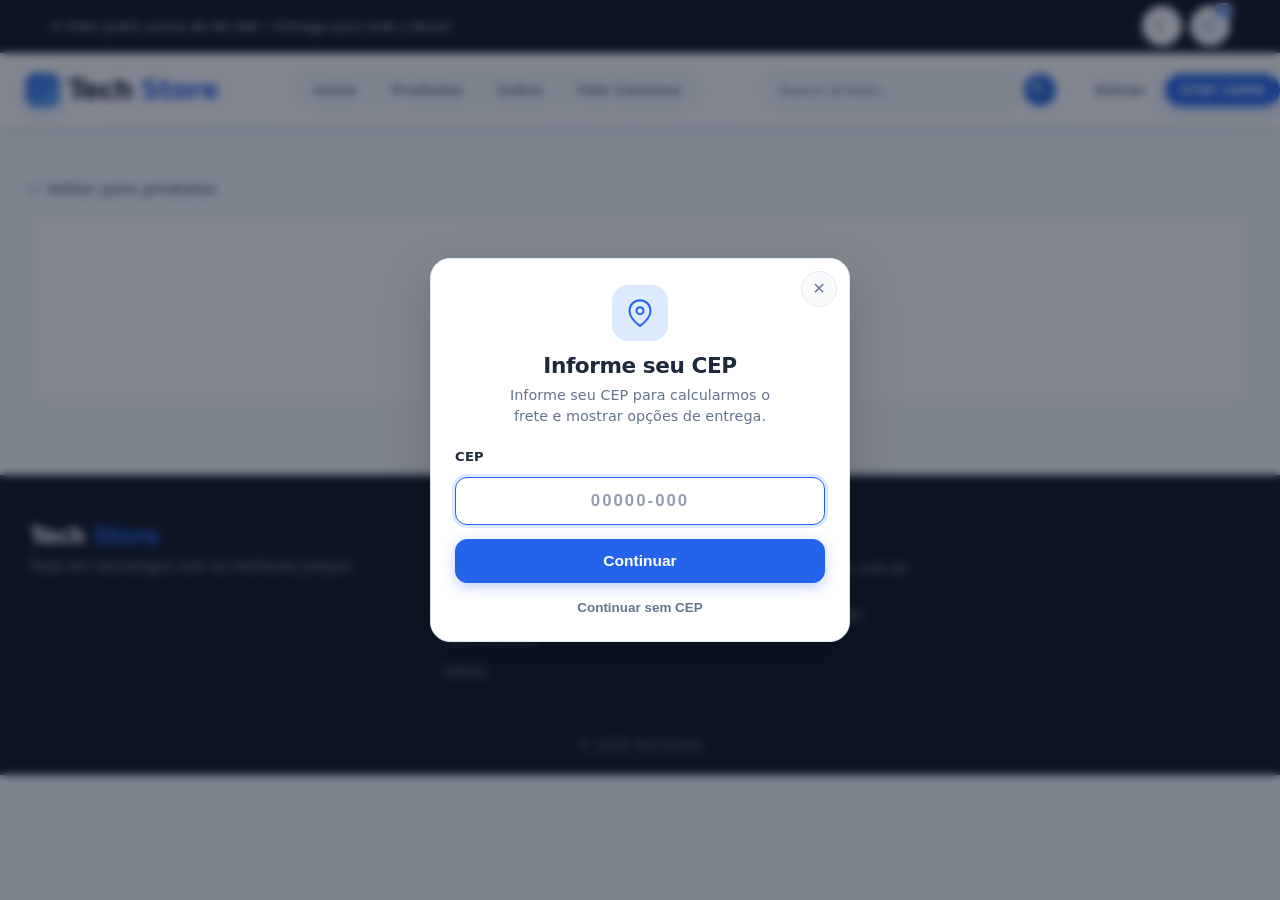
<file: produto.html>
<!DOCTYPE html>
<html lang="pt-BR">
<head>
    <meta charset="UTF-8">
    <meta name="viewport" content="width=device-width, initial-scale=1.0">
    <title>Produto | TechStore</title>
    <link rel="stylesheet" href="css/style.css">
</head>
<body>
    <div class="header__top">
        <div class="container header__top__content">
            <span class="header__top__info">✈️ Frete grátis acima de R$ 500 • Entrega para todo o Brasil</span>
            <div class="header__top__actions">
                <button class="icon-btn icon-btn--sm" id="dark-mode-btn" aria-label="Alternar tema">&#9790;</button>
                <a href="carrinho.html" class="cart-icon cart-icon--sm" aria-label="Carrinho">&#128722;<span class="cart-count" id="cart-count">0</span></a>
            </div>
        </div>
    </div>
<header class="header" id="header">
        <div class="container header__content">
            <a href="index.html" class="logo">Tech<span>Store</span></a>
            <nav class="nav" id="nav">
                <ul class="nav__list">
                    <li><a href="index.html" class="nav__link">Início</a></li>
                    <li><a href="produtos.html" class="nav__link">Produtos</a></li>
                    <li><a href="sobre.html" class="nav__link">Sobre</a></li>
                    <li><a href="fale-conosco.html" class="nav__link">Fale Conosco</a></li>
                </ul>
            </nav>
            <div class="search">
                <input type="search" id="search-input" class="search__input" placeholder="Buscar produto..." aria-label="Buscar produto" autocomplete="off">
                <button class="search__btn" id="search-btn" aria-label="Buscar">&#128269;</button>
            </div>
            <div class="header__actions">
                <div id="auth-area" class="auth-area" aria-live="polite">
                    <a href="login.html" class="auth-link">Entrar</a>
                    <a href="cadastro.html" class="btn btn--primary btn--sm" style="padding:8px 14px; font-size:.85rem; border-radius:999px">Criar conta</a>
                </div>
                <button class="menu-toggle" id="menu-toggle" aria-label="Abrir menu" aria-expanded="false"><span></span><span></span><span></span></button>
            </div>
        </div>
    </header>

    <main class="container section">
        <a href="produtos.html" class="produto__voltar">← Voltar para produtos</a>
        <div id="produto-detalhe"></div>
    </main>

    <footer class="footer">
        <div class="footer__content container">
            <div class="footer__col">
                <a href="index.html" class="logo logo--footer">Tech<span>Store</span></a>
                <p>Tudo em tecnologia com os melhores preços.</p>
            </div>
            <div class="footer__col">
                <h4>Ajuda</h4>
                <ul><li><a href="#">Frete</a></li><li><a href="#">Trocas</a></li><li><a href="fale-conosco.html">Fale conosco</a></li>
                    <li><a href="sobre.html">Sobre</a></li></ul>
            </div>
            <div class="footer__col">
                <h4>Contato</h4>
                <p>contato@techstore.com.br</p>
            </div>
        </div>
        <div class="footer__bottom"><div class="container"><p>© 2026 TechStore</p></div></div>
    </footer>

    <div id="toast" class="toast" aria-live="polite"></div>
    <script src="js/produtos.js"></script>
    <script src="js/auth.js"></script>
    <script src="js/cep.js"></script>
    <script src="js/app.js"></script>
</body>
</html>
</file>
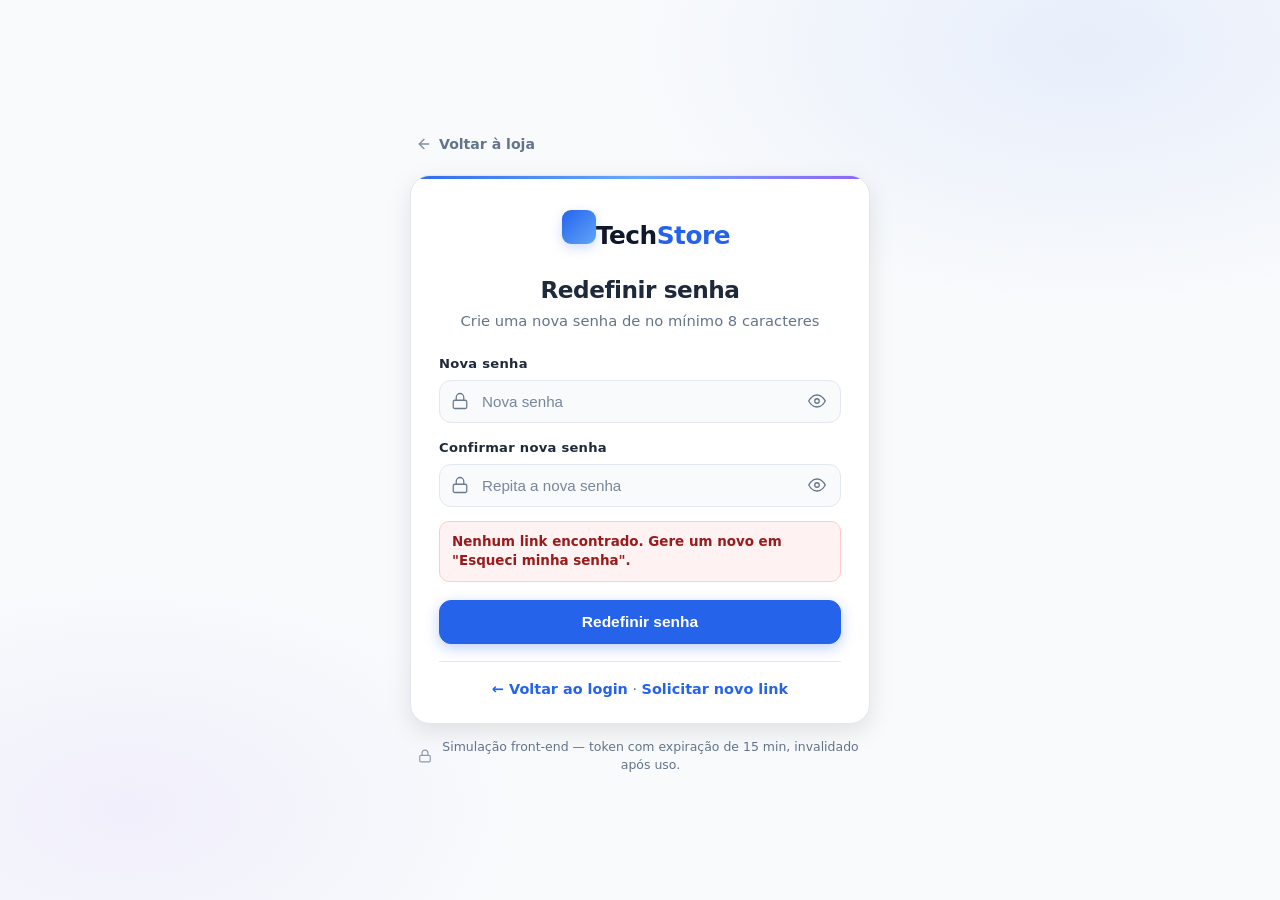
<file: redefinir-senha.html>
<!DOCTYPE html>
<html lang="pt-BR">
<head>
    <meta charset="UTF-8">
    <meta name="viewport" content="width=device-width, initial-scale=1.0">
    <title>Redefinir senha | TechStore</title>
    <meta name="description" content="Defina sua nova senha na TechStore">
    <link rel="stylesheet" href="css/style.css">
    <link rel="stylesheet" href="css/auth.css">
</head>
<body class="auth-page">
    <div class="auth-wrapper">
        <a href="index.html" class="auth-back">
            <svg width="16" height="16" viewBox="0 0 24 24" fill="none" stroke="currentColor" stroke-width="2" stroke-linecap="round" stroke-linejoin="round"><path d="M19 12H5"/><path d="M12 19 5 12 12 5"/></svg>
            Voltar à loja
        </a>

        <div class="auth-card">
            <div class="auth-header">
                <a href="index.html" class="logo auth-logo">Tech<span>Store</span></a>
                <h1 class="auth-title">Redefinir senha</h1>
                <p class="auth-subtitle">Crie uma nova senha de no mínimo 8 caracteres</p>
            </div>

            <div id="auth-feedback" class="auth-feedback" role="alert" aria-live="polite"></div>

            <form id="redefinir-form" class="auth-form" novalidate>
                <div class="field">
                    <label for="nova-senha" class="field-label">Nova senha</label>
                    <div class="input-wrap">
                        <span class="input-icon" aria-hidden="true">
                            <svg width="18" height="18" viewBox="0 0 24 24" fill="none" stroke="currentColor" stroke-width="1.7"><rect x="3" y="11" width="18" height="11" rx="2"/><path d="M7 11V7a5 5 0 0 1 10 0v4"/></svg>
                        </span>
                        <input type="password" id="nova-senha" name="nova-senha" class="input" placeholder="Nova senha" autocomplete="new-password" required>
                        <button type="button" class="toggle-pass" data-target="nova-senha" aria-label="Mostrar senha">
                            <svg class="eye-open" width="18" height="18" viewBox="0 0 24 24" fill="none" stroke="currentColor" stroke-width="1.7"><path d="M1 12s4-8 11-8 11 8 11 8-4 8-11 8S1 12 1 12z"/><circle cx="12" cy="12" r="3"/></svg>
                            <svg class="eye-closed" width="18" height="18" viewBox="0 0 24 24" fill="none" stroke="currentColor" stroke-width="1.7" style="display:none"><path d="M17.94 17.94A10.07 10.07 0 0 1 12 20c-7 0-11-8-11-8a18.4 18.4 0 0 1 5.06-5.94"/><path d="M9.53 9.53A3 3 0 0 0 12 15a3 3 0 0 0 2.47-5.47"/><line x1="1" y1="1" x2="23" y2="23"/></svg>
                        </button>
                    </div>
                    <span class="field-error" id="erro-nova"></span>
                </div>

                <div class="field">
                    <label for="confirmar-nova" class="field-label">Confirmar nova senha</label>
                    <div class="input-wrap">
                        <span class="input-icon" aria-hidden="true">
                            <svg width="18" height="18" viewBox="0 0 24 24" fill="none" stroke="currentColor" stroke-width="1.7"><rect x="3" y="11" width="18" height="11" rx="2"/><path d="M7 11V7a5 5 0 0 1 10 0v4"/></svg>
                        </span>
                        <input type="password" id="confirmar-nova" name="confirmar-nova" class="input" placeholder="Repita a nova senha" autocomplete="new-password" required>
                        <button type="button" class="toggle-pass" data-target="confirmar-nova" aria-label="Mostrar senha">
                            <svg class="eye-open" width="18" height="18" viewBox="0 0 24 24" fill="none" stroke="currentColor" stroke-width="1.7"><path d="M1 12s4-8 11-8 11 8 11 8-4 8-11 8S1 12 1 12z"/><circle cx="12" cy="12" r="3"/></svg>
                            <svg class="eye-closed" width="18" height="18" viewBox="0 0 24 24" fill="none" stroke="currentColor" stroke-width="1.7" style="display:none"><path d="M17.94 17.94A10.07 10.07 0 0 1 12 20c-7 0-11-8-11-8a18.4 18.4 0 0 1 5.06-5.94"/><path d="M9.53 9.53A3 3 0 0 0 12 15a3 3 0 0 0 2.47-5.47"/><line x1="1" y1="1" x2="23" y2="23"/></svg>
                        </button>
                    </div>
                    <span class="field-error" id="erro-confirmar-nova"></span>
                </div>

                <div id="token-info" class="token-info"></div>

                <button type="submit" class="btn btn--primary auth-btn" id="btn-redefinir">
                    <span class="btn-text">Redefinir senha</span>
                    <svg class="btn-loader" width="18" height="18" viewBox="0 0 24 24" fill="none" style="display:none"><circle cx="12" cy="12" r="10" stroke="currentColor" stroke-width="3" opacity=".3"/><path d="M12 2a10 10 0 0 1 10 10" stroke="currentColor" stroke-width="3" stroke-linecap="round"/></svg>
                </button>
            </form>

            <p class="auth-footer"><a href="login.html">← Voltar ao login</a> · <a href="esqueci-senha.html">Solicitar novo link</a></p>
        </div>

        <p class="auth-secure-note">
            <svg width="14" height="14" viewBox="0 0 24 24" fill="none" stroke="currentColor" stroke-width="2"><rect x="3" y="11" width="18" height="11" rx="2"/><path d="M7 11V7a5 5 0 0 1 10 0v4"/></svg>
            Simulação front-end — token com expiração de 15 min, invalidado após uso.
        </p>
    </div>
    <script src="js/auth.js"></script>
</body>
</html>
</file>
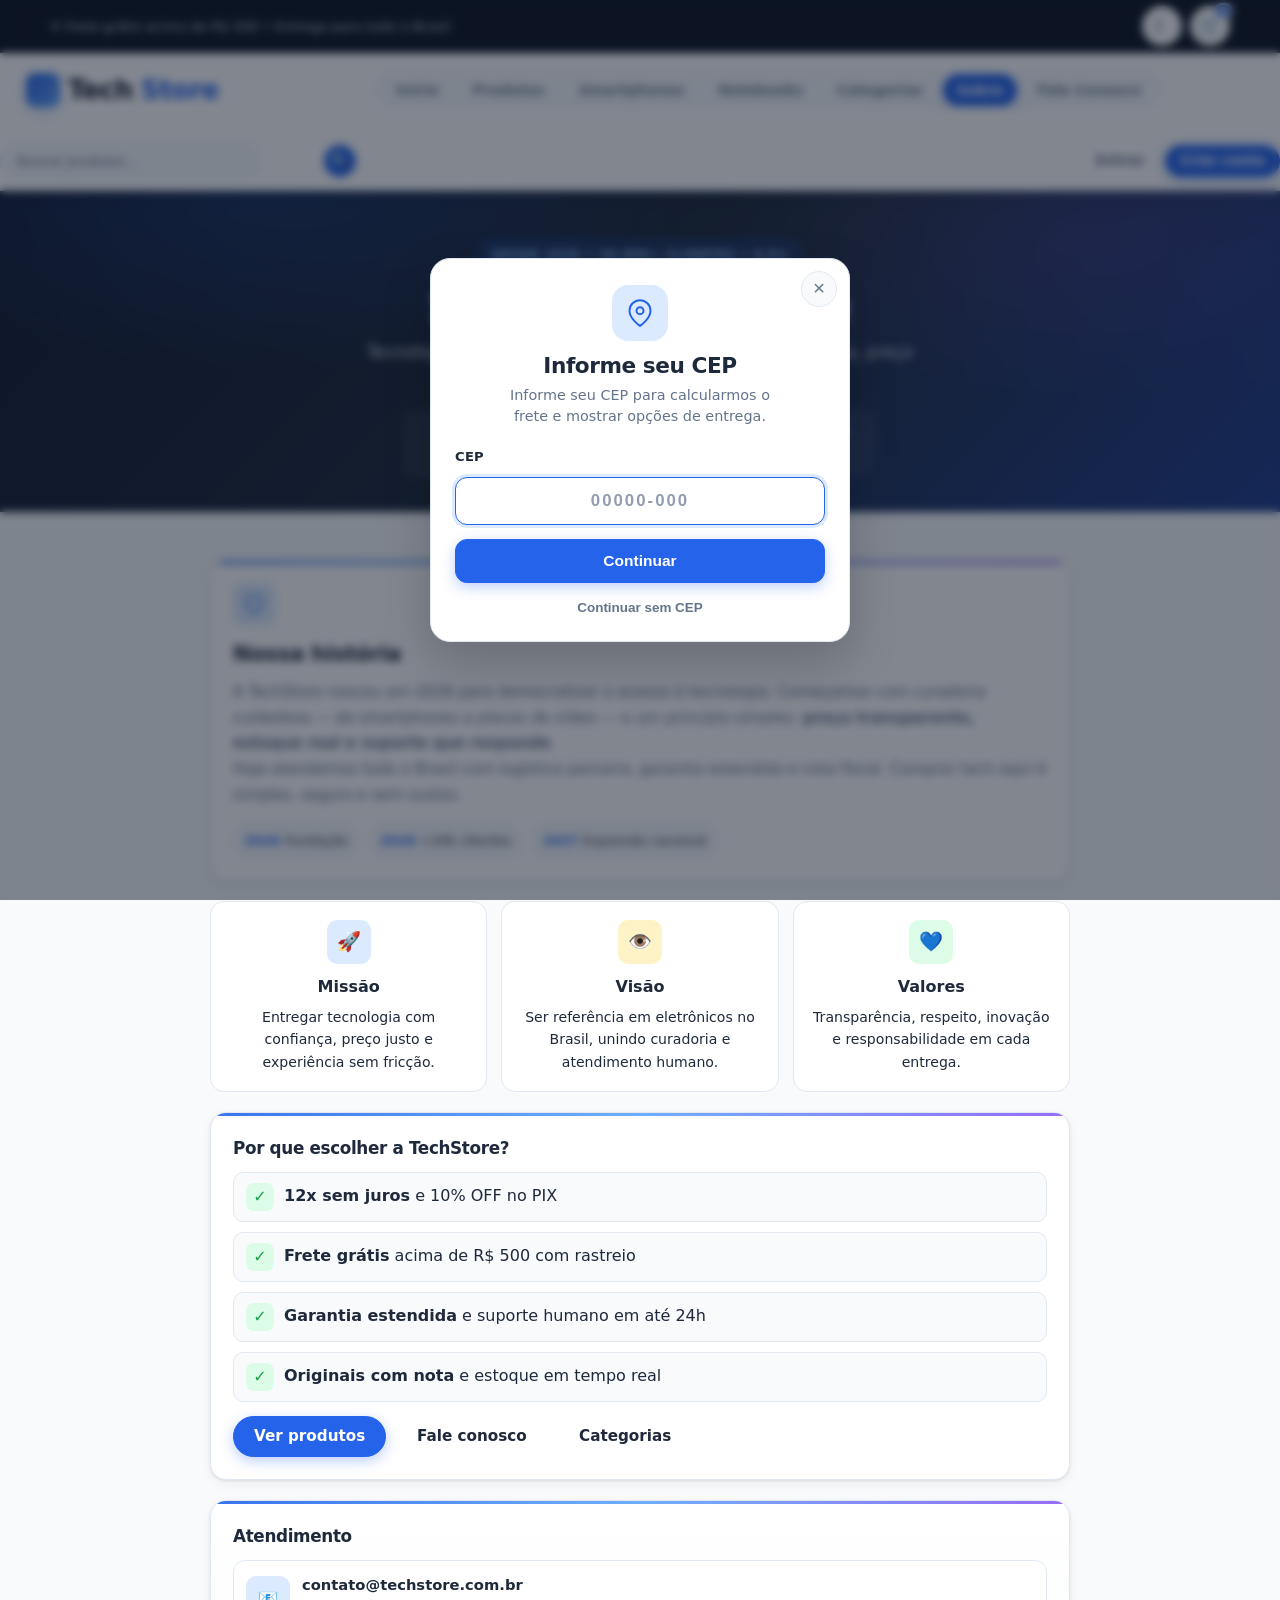
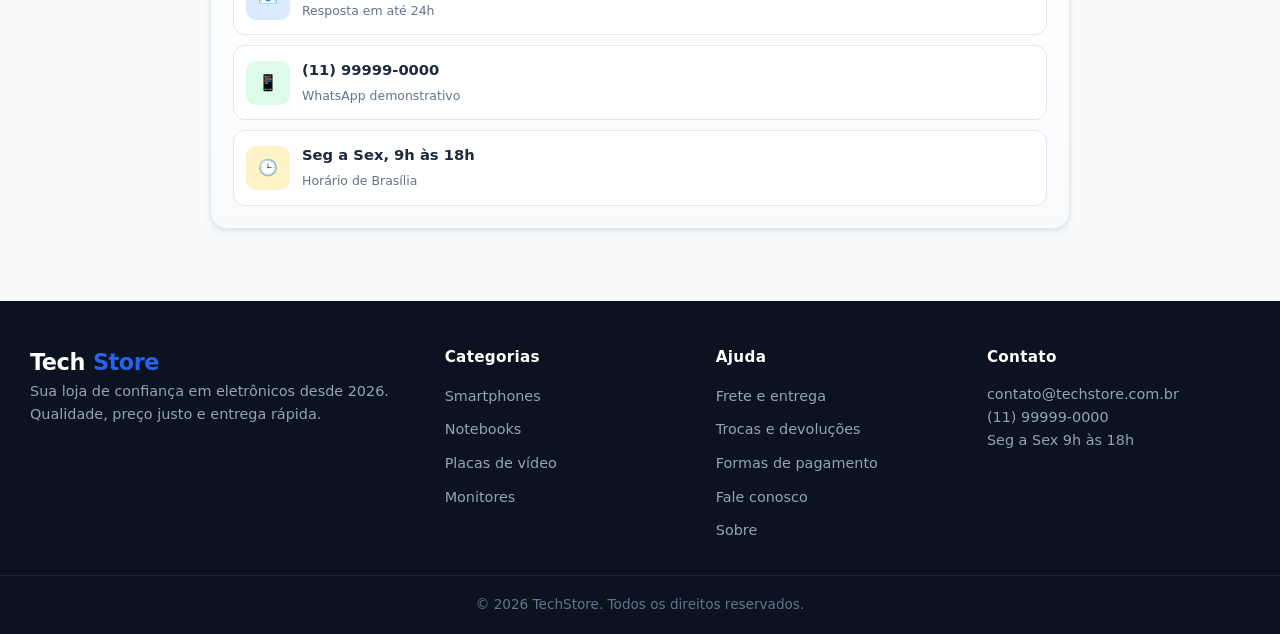
<file: sobre.html>
<!DOCTYPE html>
<html lang="pt-BR">
<head>
    <meta charset="UTF-8">
    <meta name="viewport" content="width=device-width, initial-scale=1.0">
    <title>Sobre | TechStore</title>
    <meta name="description" content="Conheça a TechStore - sua loja de eletrônicos desde 2026.">
    <link rel="stylesheet" href="css/style.css">
</head>
<body>
    <div class="header__top">
        <div class="container header__top__content">
            <span class="header__top__info">✈️ Frete grátis acima de R$ 500 • Entrega para todo o Brasil</span>
            <div class="header__top__actions">
                <button class="icon-btn icon-btn--sm" id="dark-mode-btn" aria-label="Alternar tema">&#9790;</button>
                <a href="carrinho.html" class="cart-icon cart-icon--sm" aria-label="Carrinho">&#128722;<span class="cart-count" id="cart-count">0</span></a>
            </div>
        </div>
    </div>
    <header class="header" id="header">
        <div class="container header__content">
            <a href="index.html" class="logo">Tech<span>Store</span></a>
            <nav class="nav" id="nav">
                <ul class="nav__list">
                    <li><a href="index.html" class="nav__link">Início</a></li>
                    <li><a href="produtos.html" class="nav__link">Produtos</a></li>
                    <li><a href="produtos.html?categoria=Smartphones" class="nav__link">Smartphones</a></li>
                    <li><a href="produtos.html?categoria=Notebooks" class="nav__link">Notebooks</a></li>
                    <li><a href="index.html#categorias" class="nav__link">Categorias</a></li>
                    <li><a href="sobre.html" class="nav__link active">Sobre</a></li>
                    <li><a href="fale-conosco.html" class="nav__link">Fale Conosco</a></li>
                </ul>
            </nav>
            <div class="search">
                <input type="search" id="search-input" class="search__input" placeholder="Buscar produtos..." autocomplete="off" aria-label="Buscar produtos">
                <button class="search__btn" id="search-btn" aria-label="Buscar">&#128269;</button>
            </div>
            <div class="header__actions">
                <div id="auth-area" class="auth-area" aria-live="polite">
                    <a href="login.html" class="auth-link">Entrar</a>
                    <a href="cadastro.html" class="btn btn--primary btn--sm" style="padding:8px 14px; font-size:.85rem; border-radius:999px">Criar conta</a>
                </div>
                <button class="menu-toggle" id="menu-toggle" aria-label="Abrir menu" aria-expanded="false">
                    <span></span>
                    <span></span>
                    <span></span>
                </button>
            </div>
        </div>
    </header>

    <section class="sobre-hero">
        <div class="container sobre-hero__content">
            <span class="sobre-badge">Desde 2026 • 20.000+ clientes • 4,9★</span>
            <h1>Sobre a <span>TechStore</span></h1>
            <p>Tecnologia de ponta com atendimento humano. Curadoria, preço justo e entrega rápida para todo o Brasil.</p>
            <div class="sobre-stats">
                <div class="sobre-stat"><strong>20k+</strong><span>clientes</span></div>
                <div class="sobre-stat"><strong>4,9★</strong><span>avaliação</span></div>
                <div class="sobre-stat"><strong>24h</strong><span>resposta</span></div>
                <div class="sobre-stat"><strong>100%</strong><span>originais</span></div>
            </div>
        </div>
    </section>

    <main class="container section">
        <div class="sobre-grid">
            <div class="sobre-card sobre-card--historia">
                <div class="sobre-card__icon" style="background:#dbeafe; color:#2563eb">
                    <svg width="22" height="22" viewBox="0 0 24 24" fill="none" stroke="currentColor" stroke-width="1.7"><path d="M12 22s8-4 8-10V5l-8-3-8 3v7c0 6 8 10 8 10z"/></svg>
                </div>
                <h2>Nossa história</h2>
                <p>A TechStore nasceu em 2026 para democratizar o acesso à tecnologia. Começamos com curadoria cuidadosa — de smartphones a placas de vídeo — e um princípio simples: <strong>preço transparente, estoque real e suporte que responde</strong>.</p>
                <p>Hoje atendemos todo o Brasil com logística parceira, garantia estendida e nota fiscal. Comprar tech aqui é simples, seguro e sem sustos.</p>
                <div class="sobre-timeline">
                    <span><strong>2026</strong> Fundação</span>
                    <span><strong>2026</strong> +20k clientes</span>
                    <span><strong>2027</strong> Expansão nacional</span>
                </div>
            </div>

            <div class="sobre-mvv">
                <div class="sobre-mvv__card">
                    <div class="sobre-mvv__icon" style="background:#dbeafe; color:#2563eb">🚀</div>
                    <h3>Missão</h3>
                    <p>Entregar tecnologia com confiança, preço justo e experiência sem fricção.</p>
                </div>
                <div class="sobre-mvv__card">
                    <div class="sobre-mvv__icon" style="background:#fef3c7; color:#d97706">👁️</div>
                    <h3>Visão</h3>
                    <p>Ser referência em eletrônicos no Brasil, unindo curadoria e atendimento humano.</p>
                </div>
                <div class="sobre-mvv__card">
                    <div class="sobre-mvv__icon" style="background:#dcfce7; color:#16a34a">💙</div>
                    <h3>Valores</h3>
                    <p>Transparência, respeito, inovação e responsabilidade em cada entrega.</p>
                </div>
            </div>

            <div class="sobre-card">
                <h3>Por que escolher a TechStore?</h3>
                <ul class="sobre-list">
                    <li><span class="sobre-list__icon">✓</span> <div><strong>12x sem juros</strong> e 10% OFF no PIX</div></li>
                    <li><span class="sobre-list__icon">✓</span> <div><strong>Frete grátis</strong> acima de R$ 500 com rastreio</div></li>
                    <li><span class="sobre-list__icon">✓</span> <div><strong>Garantia estendida</strong> e suporte humano em até 24h</div></li>
                    <li><span class="sobre-list__icon">✓</span> <div><strong>Originais com nota</strong> e estoque em tempo real</div></li>
                </ul>
                <div class="sobre-actions">
                    <a href="produtos.html" class="btn btn--primary">Ver produtos</a>
                    <a href="fale-conosco.html" class="btn btn--ghost">Fale conosco</a>
                    <a href="index.html#categorias" class="btn btn--ghost">Categorias</a>
                </div>
            </div>

            <div class="sobre-card sobre-card--contato">
                <h3>Atendimento</h3>
                <div class="sobre-contato">
                    <a href="mailto:contato@techstore.com.br" class="sobre-contato__item">
                        <span class="sobre-contato__icon" style="background:#dbeafe; color:#2563eb">📧</span>
                        <span><strong>contato@techstore.com.br</strong><small>Resposta em até 24h</small></span>
                    </a>
                    <a href="https://wa.me/5521999990000" target="_blank" rel="noopener" class="sobre-contato__item">
                        <span class="sobre-contato__icon" style="background:#dcfce7; color:#16a34a">📱</span>
                        <span><strong>(11) 99999-0000</strong><small>WhatsApp demonstrativo</small></span>
                    </a>
                    <div class="sobre-contato__item" style="cursor:default">
                        <span class="sobre-contato__icon" style="background:#fef3c7; color:#d97706">🕒</span>
                        <span><strong>Seg a Sex, 9h às 18h</strong><small>Horário de Brasília</small></span>
                    </div>
                </div>
            </div>
        </div>
    </main>

    <footer class="footer">
        <div class="container footer__content">
            <div class="footer__col">
                <a href="index.html" class="logo logo--footer">Tech<span>Store</span></a>
                <p>Sua loja de confiança em eletrônicos desde 2026. Qualidade, preço justo e entrega rápida.</p>
            </div>
            <div class="footer__col">
                <h4>Categorias</h4>
                <ul>
                    <li><a href="produtos.html?categoria=Smartphones">Smartphones</a></li>
                    <li><a href="produtos.html?categoria=Notebooks">Notebooks</a></li>
                    <li><a href="produtos.html?categoria=Placas de vídeo">Placas de vídeo</a></li>
                    <li><a href="produtos.html?categoria=Monitores">Monitores</a></li>
                </ul>
            </div>
            <div class="footer__col">
                <h4>Ajuda</h4>
                <ul>
                    <li><a href="#">Frete e entrega</a></li>
                    <li><a href="#">Trocas e devoluções</a></li>
                    <li><a href="#">Formas de pagamento</a></li>
                    <li><a href="fale-conosco.html">Fale conosco</a></li>
                    <li><a href="sobre.html">Sobre</a></li>
                </ul>
            </div>
            <div class="footer__col">
                <h4>Contato</h4>
                <p>contato@techstore.com.br<br>(11) 99999-0000<br>Seg a Sex 9h às 18h</p>
            </div>
        </div>
        <div class="footer__bottom">
            <div class="container">
                <p>&copy; 2026 TechStore. Todos os direitos reservados.</p>
            </div>
        </div>
    </footer>

    <div id="toast" class="toast" aria-live="polite"></div>
    <style>
        .sobre-hero { background: linear-gradient(135deg,#0f172a 0%,#1e293b 55%,#1e3a8a 100%); color:#fff; padding:48px 0 36px; position:relative; overflow:hidden; text-align:center; }
        .sobre-hero::before { content:""; position:absolute; inset:0; background: radial-gradient(700px 300px at 20% 0%, rgba(37,99,235,.22), transparent 60%), radial-gradient(600px 280px at 85% 15%, rgba(139,92,246,.16), transparent 60%); pointer-events:none; }
        .sobre-hero__content { position:relative; max-width:760px; margin:0 auto; }
        .sobre-badge { display:inline-block; background: rgba(37,99,235,.18); border:1px solid rgba(37,99,235,.35); color:#93c5fd; font-size:.75rem; font-weight:700; letter-spacing:.06em; text-transform:uppercase; padding:6px 12px; border-radius:999px; margin-bottom:12px; }
        .sobre-hero h1 { font-size: clamp(1.9rem, 4vw, 2.7rem); font-weight:800; letter-spacing:-.03em; line-height:1.05; margin-bottom:10px; }
        .sobre-hero h1 span { background: linear-gradient(90deg,#60a5fa,#a5b4fc); -webkit-background-clip:text; -webkit-text-fill-color:transparent; }
        .sobre-hero p { color:#cbd5e1; font-size:1.05rem; max-width:560px; margin:0 auto 18px; }
        .sobre-stats { display:flex; gap:10px; justify-content:center; flex-wrap:wrap; }
        .sobre-stat { background: rgba(255,255,255,.06); border:1px solid rgba(255,255,255,.08); padding:10px 14px; border-radius:12px; min-width:110px; }
        .sobre-stat strong { display:block; font-size:1.1rem; font-weight:800; color:#fff; line-height:1; }
        .sobre-stat span { font-size:.78rem; color:#94a3b8; }

        .sobre-grid { display:grid; gap:20px; max-width:860px; margin:0 auto; }
        .sobre-card { background: var(--surface); border:1px solid var(--border); border-radius:16px; padding:22px; box-shadow: var(--shadow); position:relative; overflow:hidden; }
        .sobre-card::before { content:""; position:absolute; top:0; left:0; right:0; height:3px; background: linear-gradient(90deg,#2563eb,#60a5fa,#8b5cf6); opacity:.9; }
        .sobre-card h2, .sobre-card h3 { font-weight:800; letter-spacing:-.02em; }
        .sobre-card h2 { font-size:1.35rem; margin-bottom:8px; }
        .sobre-card h3 { font-size:1.05rem; margin-bottom:10px; }
        .sobre-card p { color:var(--text-muted); line-height:1.7; font-size:.95rem; }
        .sobre-card__icon { width:42px; height:42px; border-radius:10px; display:grid; place-items:center; margin-bottom:12px; }
        .sobre-timeline { display:flex; gap:10px; flex-wrap:wrap; margin-top:14px; }
        .sobre-timeline span { background: var(--background); border:1px solid var(--border); padding:6px 10px; border-radius:999px; font-size:.82rem; }
        .sobre-timeline strong { color:var(--primary); }

        .sobre-mvv { display:grid; grid-template-columns: repeat(3, 1fr); gap:14px; }
        .sobre-mvv__card { background: var(--surface); border:1px solid var(--border); border-radius:14px; padding:18px; text-align:center; transition: all .2s; }
        .sobre-mvv__card:hover { transform: translateY(-2px); box-shadow: var(--shadow-lg); border-color: var(--border-strong); }
        .sobre-mvv__icon { width:44px; height:44px; border-radius:10px; display:grid; place-items:center; margin:0 auto 10px; font-size:1.2rem; }
        .sobre-mvv__card h3 { font-size:1rem; margin-bottom:6px; }
        .sobre-mvv__card p { font-size:.88rem; }

        .sobre-list { list-style:none; display:grid; gap:10px; padding:0; margin:0; }
        .sobre-list li { display:flex; gap:10px; align-items:flex-start; background: var(--background); border:1px solid var(--border); border-radius:10px; padding:10px 12px; }
        .sobre-list__icon { width:28px; height:28px; background: #dcfce7; color:#16a34a; border-radius:8px; display:grid; place-items:center; font-weight:800; flex-shrink:0; }
        body.dark .sobre-list li { background:#0f172a; }
        .sobre-actions { display:flex; gap:10px; flex-wrap:wrap; margin-top:14px; }

        .sobre-card--contato { background: linear-gradient(180deg, var(--surface) 0%, #f8fafc 100%); }
        body.dark .sobre-card--contato { background: #1e293b; }
        .sobre-contato { display:grid; gap:10px; }
        .sobre-contato__item { display:flex; gap:12px; align-items:center; padding:12px; border:1px solid var(--border); border-radius:12px; background: var(--surface); text-decoration:none; color:inherit; transition: all .18s; }
        .sobre-contato__item:hover { border-color: var(--primary); transform: translateY(-1px); box-shadow: var(--shadow); }
        .sobre-contato__icon { width:44px; height:44px; border-radius:10px; display:grid; place-items:center; flex-shrink:0; }
        .sobre-contato__item strong { font-size:.92rem; display:block; }
        .sobre-contato__item small { font-size:.78rem; color:var(--text-muted); }

        @media (max-width: 860px) { .sobre-mvv { grid-template-columns: repeat(2, 1fr); } }
        @media (max-width: 768px) {
            .sobre-hero { padding:36px 0 28px; }
            .sobre-stats { gap:8px; }
            .sobre-stat { min-width: 90px; padding:8px 10px; }
            .sobre-card { padding:18px; }
        }
        @media (max-width: 520px) {
            .sobre-mvv { grid-template-columns: 1fr; }
            .sobre-stats { gap:8px; }
            .sobre-stat { flex:1 1 calc(50% - 8px); }
            .sobre-actions .btn { flex:1 1 100%; justify-content:center; }
        }
    </style>
    <script src="js/produtos.js"></script>
    <script src="js/auth.js"></script>
    <script src="js/cep.js"></script>
    <script src="js/app.js"></script>
</body>
</html>
</file>
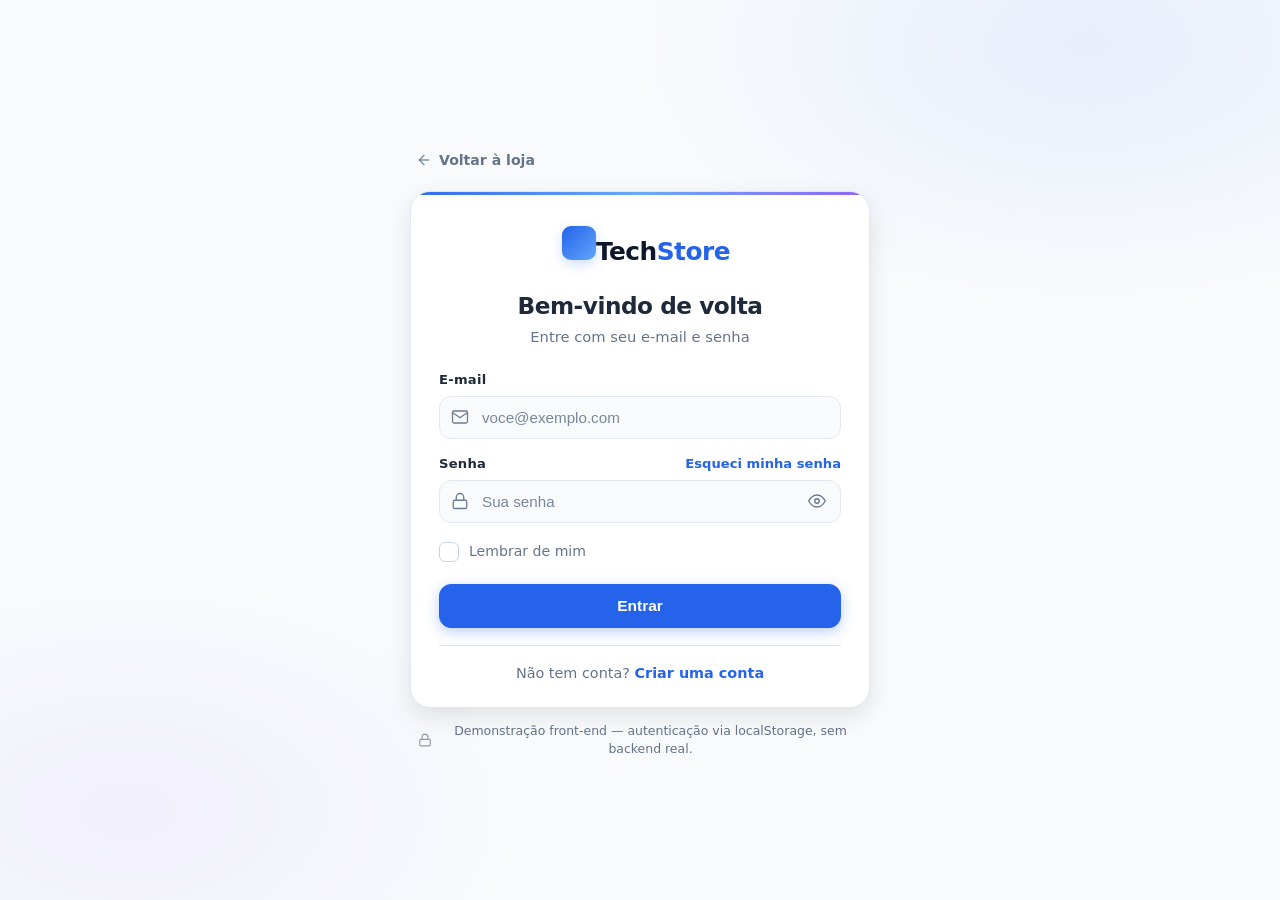
<file: admin/configuracoes.html>
<!DOCTYPE html>
<html lang="pt-BR">
<head>
    <meta charset="UTF-8">
    <meta name="viewport" content="width=device-width, initial-scale=1.0">
    <title>Configurações | Admin TechStore</title>
    <meta name="robots" content="noindex">
    <link rel="stylesheet" href="../css/style.css">
    <link rel="stylesheet" href="css/admin.css">
    <script src="../js/auth.js"></script>
    <script>if(typeof isAdmin==='function' && !isAdmin()) window.location.replace('../login.html');</script>
</head>
<body class="admin">
    <div class="admin-layout">
        <aside class="admin-sidebar" id="admin-sidebar">
            <div class="admin-sidebar__header">
                <a href="index.html" class="admin-logo">Tech<span>Store</span></a>
                <span class="admin-badge">Admin</span>
            </div>
            <nav class="admin-nav">
                <div class="admin-nav__label">Principal</div>
                <a href="index.html" class="admin-nav__link"><svg width="18" height="18" viewBox="0 0 24 24" fill="none" stroke="currentColor" stroke-width="1.7"><rect x="3" y="3" width="7" height="7" rx="1.5"/><rect x="14" y="3" width="7" height="7" rx="1.5"/><rect x="3" y="14" width="7" height="7" rx="1.5"/><rect x="14" y="14" width="7" height="7" rx="1.5"/></svg>Dashboard</a>
                <a href="produtos.html" class="admin-nav__link"><svg width="18" height="18" viewBox="0 0 24 24" fill="none" stroke="currentColor" stroke-width="1.7"><path d="M21 16V8a2 2 0 0 0-1-1.73l-7-4a2 2 0 0 0-2 0l-7 4A2 2 0 0 0 3 8v8a2 2 0 0 0 1 1.73l7 4a2 2 0 0 0 2 0l7-4A2 2 0 0 0 21 16z"/><polyline points="3.27 6.96 12 12.01 20.73 6.96"/><line x1="12" y1="22.08" x2="12" y2="12"/></svg>Produtos</a>
                <a href="pedidos.html" class="admin-nav__link"><svg width="18" height="18" viewBox="0 0 24 24" fill="none" stroke="currentColor" stroke-width="1.7"><path d="M16 21h-8a2 2 0 0 1-2-2V7a2 2 0 0 1 2-2h8a2 2 0 0 1 2 2v12a2 2 0 0 1-2 2z"/><polyline points="8 11 12 15 16 11"/><line x1="12" y1="15" x2="12" y2="3"/></svg>Pedidos</a>
                <a href="mensagens.html" class="admin-nav__link"><svg width="18" height="18" viewBox="0 0 24 24" fill="none" stroke="currentColor" stroke-width="1.7"><path d="M4 4h16c1.1 0 2 .9 2 2v12c0 1.1-.9 2-2 2H4c-1.1 0-2-.9-2-2V6c0-1.1.9-2 2-2z"/><polyline points="22,6 12,13 2,6"/></svg>Mensagens</a>
                <a href="configuracoes.html" class="admin-nav__link active" aria-current="page"><svg width="18" height="18" viewBox="0 0 24 24" fill="none" stroke="currentColor" stroke-width="1.7"><circle cx="12" cy="12" r="3"/><path d="M19.4 15a1.65 1.65 0 0 0 .33 1.82l.06.06a2 2 0 1 1-2.83 2.83l-.06-.06a1.65 1.65 0 0 0-1.82-.33 1.65 1.65 0 0 0-1 1.51V21a2 2 0 0 1-4 0v-.09a1.65 1.65 0 0 0-1-1.51 1.65 1.65 0 0 0-1.82.33l-.06.06a2 2 0 1 1-2.83-2.83l.06-.06A1.65 1.65 0 0 0 9 15a1.65 1.65 0 0 0-1-1.51H8a2 2 0 0 1 0-4h.09a1.65 1.65 0 0 0 1-1.51 1.65 1.65 0 0 0-.33-1.82l-.06-.06a2 2 0 1 1 2.83-2.83l.06.06A1.65 1.65 0 0 0 13.4 3.4a1.65 1.65 0 0 0 1 1.51V5a2 2 0 0 1 4 0v.09a1.65 1.65 0 0 0 1 1.51 1.65 1.65 0 0 0 1.82-.33l.06-.06a2 2 0 1 1 2.83 2.83l-.06.06A1.65 1.65 0 0 0 19.4 9a1.65 1.65 0 0 0 1 1.51H20a2 2 0 0 1 0 4h-.09a1.65 1.65 0 0 0-1 1.51z"/></svg>Configurações</a>
                <div class="admin-nav__label">Loja</div>
                <a href="../index.html" class="admin-nav__link"><svg width="18" height="18" viewBox="0 0 24 24" fill="none" stroke="currentColor" stroke-width="1.7"><path d="M3 9l9-7 9 7v11a2 2 0 0 1-2 2H5a2 2 0 0 1-2-2z"/><polyline points="9 22 9 12 15 12 15 22"/></svg>Ver loja</a>
                <a href="#" class="admin-nav__link" id="admin-logout-mobile"><svg width="18" height="18" viewBox="0 0 24 24" fill="none" stroke="currentColor" stroke-width="1.7"><path d="M9 21H5a2 2 0 0 1-2-2V5a2 2 0 0 1 2-2h4"/><polyline points="16 17 21 12 16 7"/><line x1="21" y1="12" x2="9" y2="12"/></svg>Sair</a>
            </nav>
            <div class="admin-sidebar__footer">
                <div class="admin-user">
                    <div class="admin-user__avatar">A</div>
                    <div class="admin-user__info">
                        <div class="admin-user__name" id="admin-user-nome">Administrador</div>
                        <div class="admin-user__email" id="admin-user-email">admin@techstore.com</div>
                    </div>
                </div>
                <button type="button" class="btn btn--primary" id="admin-logout" style="width:100%; justify-content:center; border-radius:10px; padding:10px">Sair do painel</button>
            </div>
        </aside>
        <div class="admin-overlay" id="admin-overlay"></div>
        <div class="admin-main">
            <header class="admin-topbar">
                <div>
                    <h1 class="admin-topbar__title">Configurações</h1>
                    <p class="admin-topbar__subtitle">Ajustes básicos da loja — salvos em localStorage</p>
                </div>
                <button class="admin-menu-btn" id="admin-menu-btn" aria-label="Abrir menu"><span></span><span></span><span></span></button>
            </header>
            <main class="admin-content">
                <form id="config-form" class="admin-panel" novalidate>
                    <div class="admin-panel__header">
                        <h2 class="admin-panel__title">Informações da loja</h2>
                        <button type="button" class="btn btn--ghost btn--sm" id="config-reset">Restaurar padrão</button>
                    </div>
                    <div class="admin-panel__body" style="display:grid; gap:18px">
                        <div class="admin-form__grid">
                            <div class="admin-form__field">
                                <label for="cfg-nome">Nome da loja *</label>
                                <input type="text" id="cfg-nome" required placeholder="TechStore">
                            </div>
                            <div class="admin-form__field">
                                <label for="cfg-telefone">Telefone</label>
                                <input type="text" id="cfg-telefone" placeholder="(11) 99999-0000">
                            </div>
                            <div class="admin-form__field">
                                <label for="cfg-email">E-mail</label>
                                <input type="email" id="cfg-email" placeholder="contato@techstore.com.br">
                            </div>
                            <div class="admin-form__field">
                                <label for="cfg-frete">Frete padrão demonstrativo (R$)</label>
                                <input type="number" id="cfg-frete" step="0.01" min="0" placeholder="19.90">
                            </div>
                        </div>

                        <div class="admin-form__field admin-form__field--full">
                            <label for="cfg-banner-tag">Banner — tag pequena</label>
                            <input type="text" id="cfg-banner-tag" placeholder="Ofertas da semana">
                        </div>
                        <div class="admin-form__field admin-form__field--full">
                            <label for="cfg-banner-titulo">Banner — título principal</label>
                            <input type="text" id="cfg-banner-titulo" placeholder="Tech que impulsiona você">
                        </div>
                        <div class="admin-form__field admin-form__field--full">
                            <label for="cfg-banner-desc">Banner — descrição</label>
                            <textarea id="cfg-banner-desc" placeholder="Até 40% OFF em notebooks, placas de vídeo e smartphones. Frete grátis para todo o Brasil."></textarea>
                        </div>

                        <div style="display:flex; gap:10px; justify-content:flex-end; flex-wrap:wrap; padding-top:8px; border-top:1px solid var(--border)">
                            <button type="button" class="btn btn--ghost" onclick="window.location.href='index.html'">Cancelar</button>
                            <button type="submit" class="btn btn--primary">Salvar configurações</button>
                        </div>
                        <p style="font-size:.80rem; color:var(--text-muted);">As alterações são salvas em <code>localStorage techstore_config</code> e refletidas no frontend (logo, banner, rodapé e cálculo de frete demonstrativo). Em produção, use backend e banco de dados.</p>
                    </div>
                </form>
            </main>
        </div>
    </div>
    <div id="toast" class="toast" aria-live="polite"></div>
    <script src="../js/produtos.js"></script>
    <script src="js/admin.js"></script>
</body>
</html>
</file>
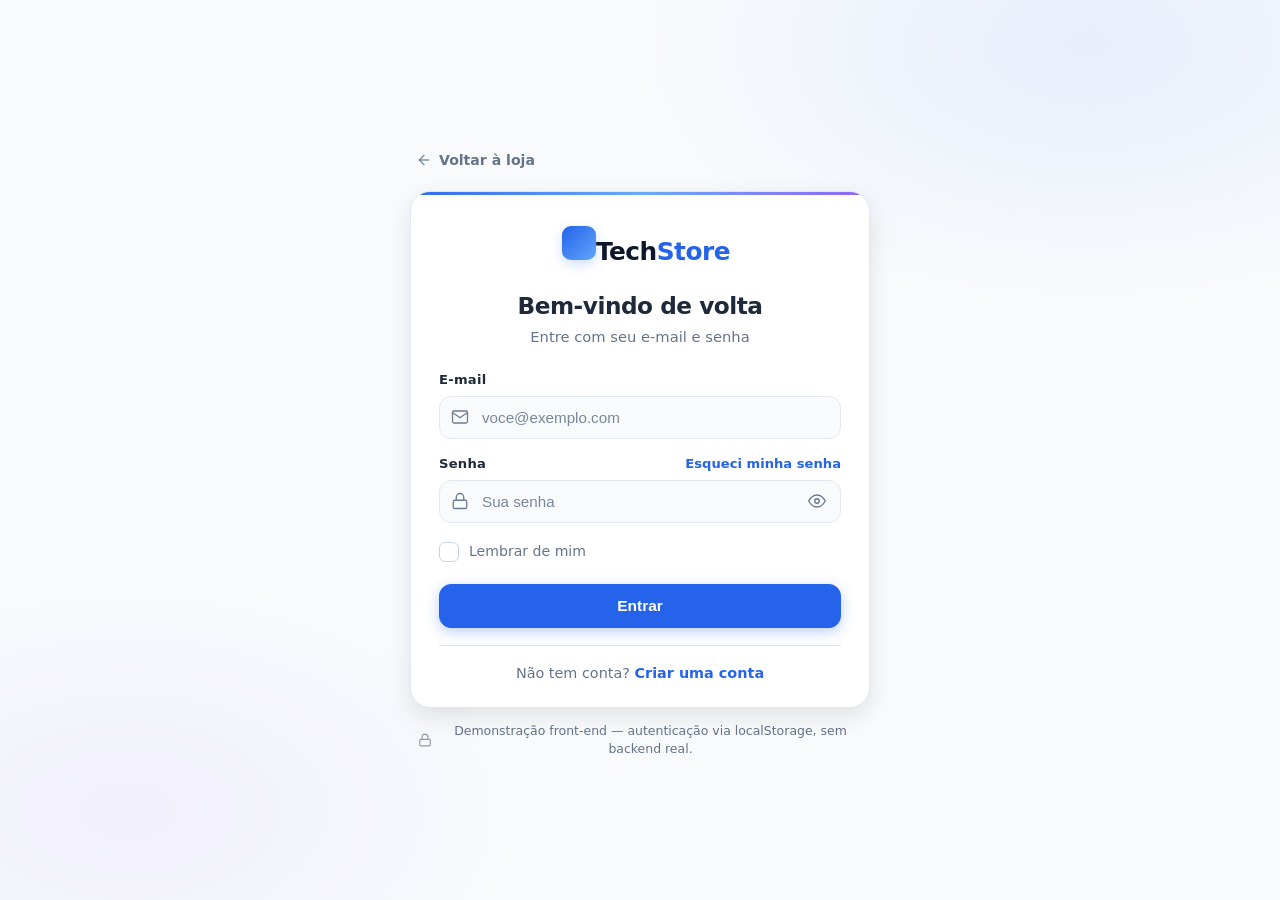
<file: admin/mensagens.html>
<!DOCTYPE html>
<html lang="pt-BR">
<head>
    <meta charset="UTF-8">
    <meta name="viewport" content="width=device-width, initial-scale=1.0">
    <title>Mensagens | Admin TechStore</title>
    <meta name="robots" content="noindex">
    <link rel="stylesheet" href="../css/style.css">
    <link rel="stylesheet" href="css/admin.css">
    <script src="../js/auth.js"></script>
    <script>if(typeof isAdmin==='function' && !isAdmin()) window.location.replace('../login.html');</script>
</head>
<body class="admin">
    <div class="admin-layout">
        <aside class="admin-sidebar" id="admin-sidebar">
            <div class="admin-sidebar__header">
                <a href="index.html" class="admin-logo">Tech<span>Store</span></a>
                <span class="admin-badge">Admin</span>
            </div>
            <nav class="admin-nav">
                <div class="admin-nav__label">Principal</div>
                <a href="index.html" class="admin-nav__link"><svg width="18" height="18" viewBox="0 0 24 24" fill="none" stroke="currentColor" stroke-width="1.7"><rect x="3" y="3" width="7" height="7" rx="1.5"/><rect x="14" y="3" width="7" height="7" rx="1.5"/><rect x="3" y="14" width="7" height="7" rx="1.5"/><rect x="14" y="14" width="7" height="7" rx="1.5"/></svg>Dashboard</a>
                <a href="produtos.html" class="admin-nav__link"><svg width="18" height="18" viewBox="0 0 24 24" fill="none" stroke="currentColor" stroke-width="1.7"><path d="M21 16V8a2 2 0 0 0-1-1.73l-7-4a2 2 0 0 0-2 0l-7 4A2 2 0 0 0 3 8v8a2 2 0 0 0 1 1.73l7 4a2 2 0 0 0 2 0l7-4A2 2 0 0 0 21 16z"/><polyline points="3.27 6.96 12 12.01 20.73 6.96"/><line x1="12" y1="22.08" x2="12" y2="12"/></svg>Produtos</a>
                <a href="pedidos.html" class="admin-nav__link"><svg width="18" height="18" viewBox="0 0 24 24" fill="none" stroke="currentColor" stroke-width="1.7"><path d="M16 21h-8a2 2 0 0 1-2-2V7a2 2 0 0 1 2-2h8a2 2 0 0 1 2 2v12a2 2 0 0 1-2 2z"/><polyline points="8 11 12 15 16 11"/><line x1="12" y1="15" x2="12" y2="3"/></svg>Pedidos</a>
                <a href="mensagens.html" class="admin-nav__link active" aria-current="page"><svg width="18" height="18" viewBox="0 0 24 24" fill="none" stroke="currentColor" stroke-width="1.7"><path d="M4 4h16c1.1 0 2 .9 2 2v12c0 1.1-.9 2-2 2H4c-1.1 0-2-.9-2-2V6c0-1.1.9-2 2-2z"/><polyline points="22,6 12,13 2,6"/></svg>Mensagens</a>
                <a href="configuracoes.html" class="admin-nav__link"><svg width="18" height="18" viewBox="0 0 24 24" fill="none" stroke="currentColor" stroke-width="1.7"><circle cx="12" cy="12" r="3"/><path d="M19.4 15a1.65 1.65 0 0 0 .33 1.82l.06.06a2 2 0 1 1-2.83 2.83l-.06-.06a1.65 1.65 0 0 0-1.82-.33 1.65 1.65 0 0 0-1 1.51V21a2 2 0 0 1-4 0v-.09a1.65 1.65 0 0 0-1-1.51 1.65 1.65 0 0 0-1.82.33l-.06.06a2 2 0 1 1-2.83-2.83l.06-.06A1.65 1.65 0 0 0 9 15a1.65 1.65 0 0 0-1-1.51H8a2 2 0 0 1 0-4h.09a1.65 1.65 0 0 0 1-1.51 1.65 1.65 0 0 0-.33-1.82l-.06-.06a2 2 0 1 1 2.83-2.83l.06.06A1.65 1.65 0 0 0 13.4 3.4a1.65 1.65 0 0 0 1 1.51V5a2 2 0 0 1 4 0v.09a1.65 1.65 0 0 0 1 1.51 1.65 1.65 0 0 0 1.82-.33l.06-.06a2 2 0 1 1 2.83 2.83l-.06.06A1.65 1.65 0 0 0 19.4 9a1.65 1.65 0 0 0 1 1.51H20a2 2 0 0 1 0 4h-.09a1.65 1.65 0 0 0-1 1.51z"/></svg>Configurações</a>
                <div class="admin-nav__label">Loja</div>
                <a href="../index.html" class="admin-nav__link"><svg width="18" height="18" viewBox="0 0 24 24" fill="none" stroke="currentColor" stroke-width="1.7"><path d="M3 9l9-7 9 7v11a2 2 0 0 1-2 2H5a2 2 0 0 1-2-2z"/><polyline points="9 22 9 12 15 12 15 22"/></svg>Ver loja</a>
                <a href="#" class="admin-nav__link" id="admin-logout-mobile"><svg width="18" height="18" viewBox="0 0 24 24" fill="none" stroke="currentColor" stroke-width="1.7"><path d="M9 21H5a2 2 0 0 1-2-2V5a2 2 0 0 1 2-2h4"/><polyline points="16 17 21 12 16 7"/><line x1="21" y1="12" x2="9" y2="12"/></svg>Sair</a>
            </nav>
            <div class="admin-sidebar__footer">
                <div class="admin-user">
                    <div class="admin-user__avatar">A</div>
                    <div class="admin-user__info">
                        <div class="admin-user__name" id="admin-user-nome">Administrador</div>
                        <div class="admin-user__email" id="admin-user-email">admin@techstore.com</div>
                    </div>
                </div>
                <button type="button" class="btn btn--primary" id="admin-logout" style="width:100%; justify-content:center; border-radius:10px; padding:10px">Sair do painel</button>
            </div>
        </aside>
        <div class="admin-overlay" id="admin-overlay"></div>
        <div class="admin-main">
            <header class="admin-topbar">
                <div>
                    <h1 class="admin-topbar__title">Mensagens</h1>
                    <p class="admin-topbar__subtitle"><span id="mensagens-count">0</span> mensagens • <span id="mensagens-novas">0 novas</span></p>
                </div>
                <button class="admin-menu-btn" id="admin-menu-btn" aria-label="Abrir menu"><span></span><span></span><span></span></button>
            </header>
            <main class="admin-content">
                <div class="admin-toolbar">
                    <div class="admin-toolbar__search">
                        <svg width="16" height="16" viewBox="0 0 24 24" fill="none" stroke="currentColor" stroke-width="2"><circle cx="11" cy="11" r="8"/><line x1="21" y1="21" x2="16.65" y2="16.65"/></svg>
                        <input type="search" id="mensagens-busca" placeholder="Buscar por nome, e-mail, assunto ou protocolo...">
                    </div>
                    <select id="mensagens-filtro-status" style="padding:10px 12px; border:1px solid var(--border); border-radius:10px; background:var(--surface); font-size:.88rem">
                        <option value="">Todos os status</option>
                        <option>Nova</option>
                        <option>Em atendimento</option>
                        <option>Respondida</option>
                        <option>Encerrada</option>
                    </select>
                    <select id="mensagens-filtro-categoria" style="padding:10px 12px; border:1px solid var(--border); border-radius:10px; background:var(--surface); font-size:.88rem">
                        <option value="">Todas categorias</option>
                        <option>Dúvida sobre produto</option>
                        <option>Pedido</option>
                        <option>Entrega</option>
                        <option>Pagamento</option>
                        <option>Troca ou devolução</option>
                        <option>Problema no site</option>
                        <option>Outro</option>
                    </select>
                </div>

                <div class="admin-table-wrap">
                    <table class="admin-table">
                        <thead>
                            <tr>
                                <th>Protocolo</th>
                                <th>Nome</th>
                                <th>E-mail</th>
                                <th>Assunto</th>
                                <th>Categoria</th>
                                <th>Data</th>
                                <th>Status</th>
                                <th style="width:180px">Ações</th>
                            </tr>
                        </thead>
                        <tbody id="mensagens-tbody">
                            <tr><td colspan="8" style="text-align:center; padding:32px; color:var(--text-muted)">Nenhuma mensagem encontrada.</td></tr>
                        </tbody>
                    </table>
                </div>
                <p style="font-size:.82rem; color:var(--text-muted); margin-top:10px">Mensagens salvas em <code>localStorage techstore_mensagens</code>. Status alterável. Em produção, integrar com backend e e-mail.</p>
            </main>
        </div>
    </div>

    <!-- Modal Ver Mensagem -->
    <div class="admin-modal" id="mensagem-modal" aria-hidden="true">
        <div class="admin-modal__overlay" id="mensagem-overlay"></div>
        <div class="admin-modal__content" style="max-width:640px">
            <div class="admin-modal__header">
                <h2 class="admin-modal__title" id="mensagem-modal-titulo">Mensagem</h2>
                <button type="button" class="admin-modal__close" id="mensagem-close" aria-label="Fechar">&times;</button>
            </div>
            <div id="mensagem-detalhe" style="display:grid; gap:12px; font-size:.92rem; line-height:1.6">
                <!-- preenchido via JS -->
            </div>
            <div style="display:flex; gap:10px; justify-content:flex-end; margin-top:18px">
                <button type="button" class="btn btn--ghost" id="mensagem-fechar">Fechar</button>
                <select id="mensagem-status-select" style="padding:10px 12px; border:1px solid var(--border); border-radius:10px; background:var(--surface)">
                    <option>Nova</option>
                    <option>Em atendimento</option>
                    <option>Respondida</option>
                    <option>Encerrada</option>
                </select>
                <button type="button" class="btn btn--primary" id="mensagem-salvar-status">Salvar status</button>
            </div>
        </div>
    </div>

    <div id="toast" class="toast" aria-live="polite"></div>
    <script src="../js/produtos.js"></script>
    <script src="js/admin.js"></script>
</body>
</html>
</file>
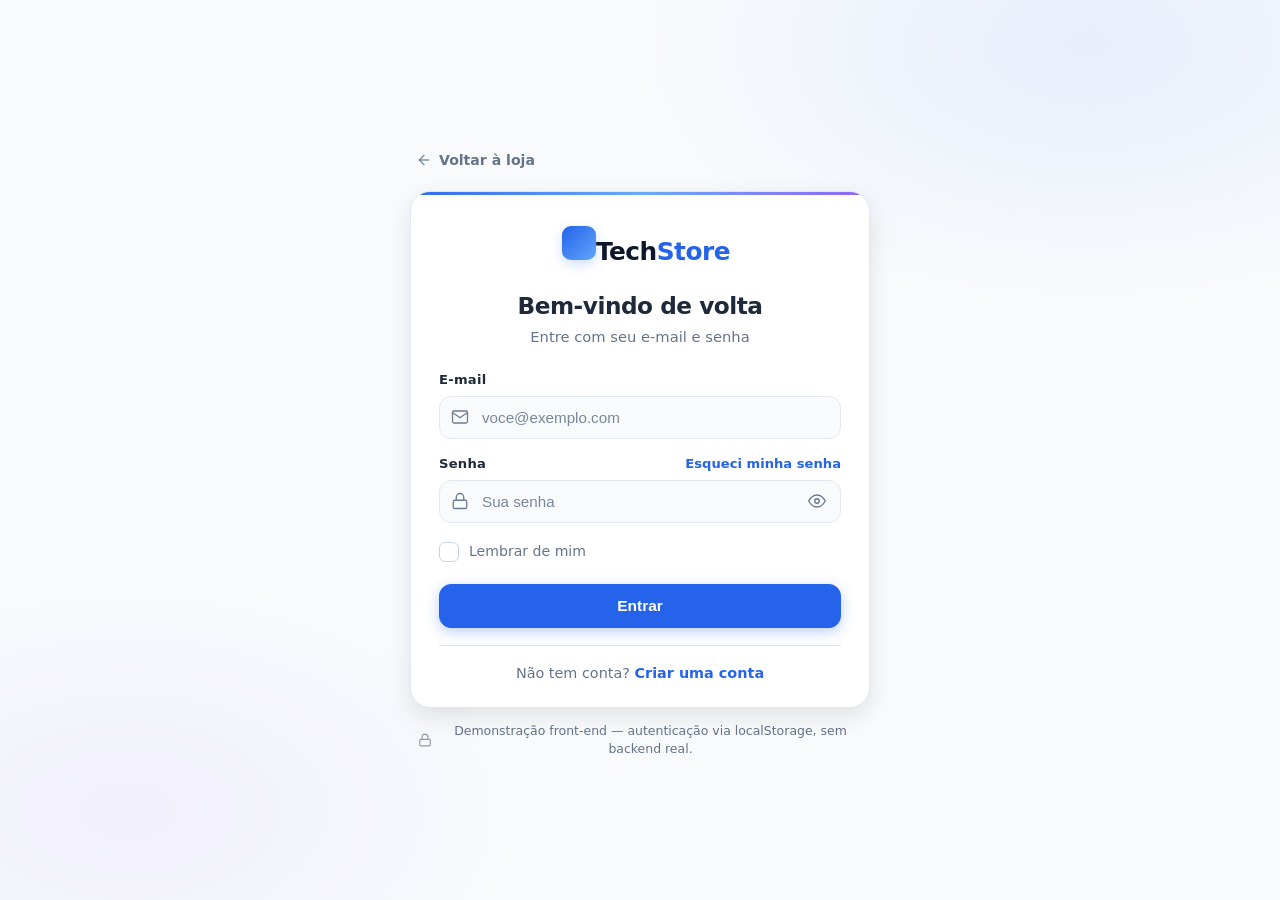
<file: admin/pedidos.html>
<!DOCTYPE html>
<html lang="pt-BR">
<head>
    <meta charset="UTF-8">
    <meta name="viewport" content="width=device-width, initial-scale=1.0">
    <title>Pedidos | Admin TechStore</title>
    <meta name="robots" content="noindex">
    <link rel="stylesheet" href="../css/style.css">
    <link rel="stylesheet" href="css/admin.css">
    <script src="../js/auth.js"></script>
    <script>if(typeof isAdmin==='function' && !isAdmin()) window.location.replace('../login.html');</script>
</head>
<body class="admin">
    <div class="admin-layout">
        <aside class="admin-sidebar" id="admin-sidebar">
            <div class="admin-sidebar__header">
                <a href="index.html" class="admin-logo">Tech<span>Store</span></a>
                <span class="admin-badge">Admin</span>
            </div>
            <nav class="admin-nav">
                <div class="admin-nav__label">Principal</div>
                <a href="index.html" class="admin-nav__link"><svg width="18" height="18" viewBox="0 0 24 24" fill="none" stroke="currentColor" stroke-width="1.7"><rect x="3" y="3" width="7" height="7" rx="1.5"/><rect x="14" y="3" width="7" height="7" rx="1.5"/><rect x="3" y="14" width="7" height="7" rx="1.5"/><rect x="14" y="14" width="7" height="7" rx="1.5"/></svg>Dashboard</a>
                <a href="produtos.html" class="admin-nav__link"><svg width="18" height="18" viewBox="0 0 24 24" fill="none" stroke="currentColor" stroke-width="1.7"><path d="M21 16V8a2 2 0 0 0-1-1.73l-7-4a2 2 0 0 0-2 0l-7 4A2 2 0 0 0 3 8v8a2 2 0 0 0 1 1.73l7 4a2 2 0 0 0 2 0l7-4A2 2 0 0 0 21 16z"/><polyline points="3.27 6.96 12 12.01 20.73 6.96"/><line x1="12" y1="22.08" x2="12" y2="12"/></svg>Produtos</a>
                <a href="pedidos.html" class="admin-nav__link active" aria-current="page"><svg width="18" height="18" viewBox="0 0 24 24" fill="none" stroke="currentColor" stroke-width="1.7"><path d="M16 21h-8a2 2 0 0 1-2-2V7a2 2 0 0 1 2-2h8a2 2 0 0 1 2 2v12a2 2 0 0 1-2 2z"/><polyline points="8 11 12 15 16 11"/><line x1="12" y1="15" x2="12" y2="3"/></svg>Pedidos</a>
                <a href="configuracoes.html" class="admin-nav__link"><svg width="18" height="18" viewBox="0 0 24 24" fill="none" stroke="currentColor" stroke-width="1.7"><circle cx="12" cy="12" r="3"/><path d="M19.4 15a1.65 1.65 0 0 0 .33 1.82l.06.06a2 2 0 1 1-2.83 2.83l-.06-.06a1.65 1.65 0 0 0-1.82-.33 1.65 1.65 0 0 0-1 1.51V21a2 2 0 0 1-4 0v-.09a1.65 1.65 0 0 0-1-1.51 1.65 1.65 0 0 0-1.82.33l-.06.06a2 2 0 1 1-2.83-2.83l.06-.06A1.65 1.65 0 0 0 9 15a1.65 1.65 0 0 0-1-1.51H8a2 2 0 0 1 0-4h.09a1.65 1.65 0 0 0 1-1.51 1.65 1.65 0 0 0-.33-1.82l-.06-.06a2 2 0 1 1 2.83-2.83l.06.06A1.65 1.65 0 0 0 13.4 3.4a1.65 1.65 0 0 0 1 1.51V5a2 2 0 0 1 4 0v.09a1.65 1.65 0 0 0 1 1.51 1.65 1.65 0 0 0 1.82-.33l.06-.06a2 2 0 1 1 2.83 2.83l-.06.06A1.65 1.65 0 0 0 19.4 9a1.65 1.65 0 0 0 1 1.51H20a2 2 0 0 1 0 4h-.09a1.65 1.65 0 0 0-1 1.51z"/></svg>Configurações</a>
                <div class="admin-nav__label">Loja</div>
                <a href="../index.html" class="admin-nav__link"><svg width="18" height="18" viewBox="0 0 24 24" fill="none" stroke="currentColor" stroke-width="1.7"><path d="M3 9l9-7 9 7v11a2 2 0 0 1-2 2H5a2 2 0 0 1-2-2z"/><polyline points="9 22 9 12 15 12 15 22"/></svg>Ver loja</a>
                <a href="#" class="admin-nav__link" id="admin-logout-mobile"><svg width="18" height="18" viewBox="0 0 24 24" fill="none" stroke="currentColor" stroke-width="1.7"><path d="M9 21H5a2 2 0 0 1-2-2V5a2 2 0 0 1 2-2h4"/><polyline points="16 17 21 12 16 7"/><line x1="21" y1="12" x2="9" y2="12"/></svg>Sair</a>
            </nav>
            <div class="admin-sidebar__footer">
                <div class="admin-user">
                    <div class="admin-user__avatar">A</div>
                    <div class="admin-user__info">
                        <div class="admin-user__name" id="admin-user-nome">Administrador</div>
                        <div class="admin-user__email" id="admin-user-email">admin@techstore.com</div>
                    </div>
                </div>
                <button type="button" class="btn btn--primary" id="admin-logout" style="width:100%; justify-content:center; border-radius:10px; padding:10px">Sair do painel</button>
            </div>
        </aside>
        <div class="admin-overlay" id="admin-overlay"></div>
        <div class="admin-main">
            <header class="admin-topbar">
                <div>
                    <h1 class="admin-topbar__title">Pedidos</h1>
                    <p class="admin-topbar__subtitle"><span id="pedidos-count">0</span> pedidos • <span id="pedidos-valor"></span></p>
                </div>
                <button class="admin-menu-btn" id="admin-menu-btn" aria-label="Abrir menu"><span></span><span></span><span></span></button>
            </header>
            <main class="admin-content">
                <div class="admin-toolbar">
                    <div class="admin-toolbar__search">
                        <svg width="16" height="16" viewBox="0 0 24 24" fill="none" stroke="currentColor" stroke-width="2"><circle cx="11" cy="11" r="8"/><line x1="21" y1="21" x2="16.65" y2="16.65"/></svg>
                        <input type="search" id="pedidos-busca" placeholder="Buscar por cliente ou #...">
                    </div>
                    <select id="pedidos-filtro-status" style="padding:10px 12px; border:1px solid var(--border); border-radius:10px; background:var(--surface); font-size:.88rem">
                        <option value="">Todos os status</option>
                        <option>Aguardando pagamento</option>
                        <option>Pago</option>
                        <option>Em preparação</option>
                        <option>Enviado</option>
                        <option>Entregue</option>
                        <option>Cancelado</option>
                    </select>
                </div>

                <div class="admin-table-wrap">
                    <table class="admin-table">
                        <thead>
                            <tr>
                                <th># Pedido</th>
                                <th>Cliente</th>
                                <th>Data</th>
                                <th>Valor</th>
                                <th>Status</th>
                                <th style="width:180px">Alterar status</th>
                            </tr>
                        </thead>
                        <tbody id="pedidos-tbody">
                            <tr><td colspan="6" style="text-align:center; padding:24px; color:var(--text-muted)">Carregando...</td></tr>
                        </tbody>
                    </table>
                </div>
                <p style="font-size:.82rem; color:var(--text-muted); margin-top:10px">Pedidos fictícios para demonstração. Alterações salvas em <code>localStorage</code>.</p>
            </main>
        </div>
    </div>
    <div id="toast" class="toast" aria-live="polite"></div>
    <script src="../js/produtos.js"></script>
    <script src="js/admin.js"></script>
</body>
</html>
</file>
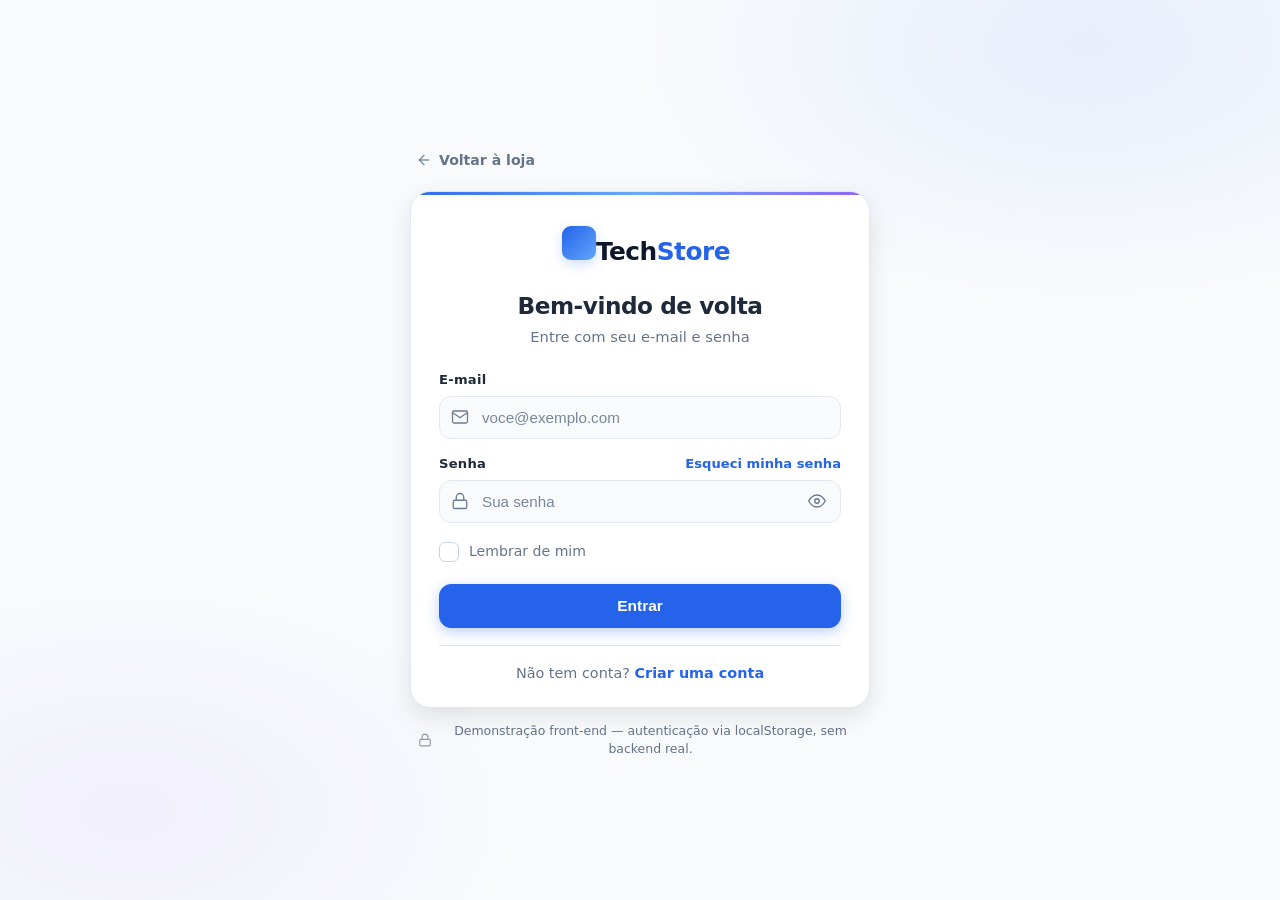
<file: admin/produtos.html>
<!DOCTYPE html>
<html lang="pt-BR">
<head>
    <meta charset="UTF-8">
    <meta name="viewport" content="width=device-width, initial-scale=1.0">
    <title>Produtos | Admin TechStore</title>
    <meta name="robots" content="noindex">
    <link rel="stylesheet" href="../css/style.css">
    <link rel="stylesheet" href="css/admin.css">
    <script src="../js/auth.js"></script>
    <script>if(typeof isAdmin==='function' && !isAdmin()) window.location.replace('../login.html');</script>
</head>
<body class="admin">
    <div class="admin-layout">
        <aside class="admin-sidebar" id="admin-sidebar">
            <div class="admin-sidebar__header">
                <a href="index.html" class="admin-logo">Tech<span>Store</span></a>
                <span class="admin-badge">Admin</span>
            </div>
            <nav class="admin-nav">
                <div class="admin-nav__label">Principal</div>
                <a href="index.html" class="admin-nav__link"><svg width="18" height="18" viewBox="0 0 24 24" fill="none" stroke="currentColor" stroke-width="1.7"><rect x="3" y="3" width="7" height="7" rx="1.5"/><rect x="14" y="3" width="7" height="7" rx="1.5"/><rect x="3" y="14" width="7" height="7" rx="1.5"/><rect x="14" y="14" width="7" height="7" rx="1.5"/></svg>Dashboard</a>
                <a href="produtos.html" class="admin-nav__link active" aria-current="page"><svg width="18" height="18" viewBox="0 0 24 24" fill="none" stroke="currentColor" stroke-width="1.7"><path d="M21 16V8a2 2 0 0 0-1-1.73l-7-4a2 2 0 0 0-2 0l-7 4A2 2 0 0 0 3 8v8a2 2 0 0 0 1 1.73l7 4a2 2 0 0 0 2 0l7-4A2 2 0 0 0 21 16z"/><polyline points="3.27 6.96 12 12.01 20.73 6.96"/><line x1="12" y1="22.08" x2="12" y2="12"/></svg>Produtos</a>
                <a href="pedidos.html" class="admin-nav__link"><svg width="18" height="18" viewBox="0 0 24 24" fill="none" stroke="currentColor" stroke-width="1.7"><path d="M16 21h-8a2 2 0 0 1-2-2V7a2 2 0 0 1 2-2h8a2 2 0 0 1 2 2v12a2 2 0 0 1-2 2z"/><polyline points="8 11 12 15 16 11"/><line x1="12" y1="15" x2="12" y2="3"/></svg>Pedidos</a>
                <a href="mensagens.html" class="admin-nav__link"><svg width="18" height="18" viewBox="0 0 24 24" fill="none" stroke="currentColor" stroke-width="1.7"><path d="M4 4h16c1.1 0 2 .9 2 2v12c0 1.1-.9 2-2 2H4c-1.1 0-2-.9-2-2V6c0-1.1.9-2 2-2z"/><polyline points="22,6 12,13 2,6"/></svg>Mensagens</a>
                <a href="configuracoes.html" class="admin-nav__link"><svg width="18" height="18" viewBox="0 0 24 24" fill="none" stroke="currentColor" stroke-width="1.7"><circle cx="12" cy="12" r="3"/><path d="M19.4 15a1.65 1.65 0 0 0 .33 1.82l.06.06a2 2 0 1 1-2.83 2.83l-.06-.06a1.65 1.65 0 0 0-1.82-.33 1.65 1.65 0 0 0-1 1.51V21a2 2 0 0 1-4 0v-.09a1.65 1.65 0 0 0-1-1.51 1.65 1.65 0 0 0-1.82.33l-.06.06a2 2 0 1 1-2.83-2.83l.06-.06A1.65 1.65 0 0 0 9 15a1.65 1.65 0 0 0-1-1.51H8a2 2 0 0 1 0-4h.09a1.65 1.65 0 0 0 1-1.51 1.65 1.65 0 0 0-.33-1.82l-.06-.06a2 2 0 1 1 2.83-2.83l.06.06A1.65 1.65 0 0 0 13.4 3.4a1.65 1.65 0 0 0 1 1.51V5a2 2 0 0 1 4 0v.09a1.65 1.65 0 0 0 1 1.51 1.65 1.65 0 0 0 1.82-.33l.06-.06a2 2 0 1 1 2.83 2.83l-.06.06A1.65 1.65 0 0 0 19.4 9a1.65 1.65 0 0 0 1 1.51H20a2 2 0 0 1 0 4h-.09a1.65 1.65 0 0 0-1 1.51z"/></svg>Configurações</a>
                <div class="admin-nav__label">Loja</div>
                <a href="../index.html" class="admin-nav__link"><svg width="18" height="18" viewBox="0 0 24 24" fill="none" stroke="currentColor" stroke-width="1.7"><path d="M3 9l9-7 9 7v11a2 2 0 0 1-2 2H5a2 2 0 0 1-2-2z"/><polyline points="9 22 9 12 15 12 15 22"/></svg>Ver loja</a>
                <a href="#" class="admin-nav__link" id="admin-logout-mobile"><svg width="18" height="18" viewBox="0 0 24 24" fill="none" stroke="currentColor" stroke-width="1.7"><path d="M9 21H5a2 2 0 0 1-2-2V5a2 2 0 0 1 2-2h4"/><polyline points="16 17 21 12 16 7"/><line x1="21" y1="12" x2="9" y2="12"/></svg>Sair</a>
            </nav>
            <div class="admin-sidebar__footer">
                <div class="admin-user">
                    <div class="admin-user__avatar">A</div>
                    <div class="admin-user__info">
                        <div class="admin-user__name" id="admin-user-nome">Administrador</div>
                        <div class="admin-user__email" id="admin-user-email">admin@techstore.com</div>
                    </div>
                </div>
                <button type="button" class="btn btn--primary" id="admin-logout" style="width:100%; justify-content:center; border-radius:10px; padding:10px">Sair do painel</button>
            </div>
        </aside>
        <div class="admin-overlay" id="admin-overlay"></div>

        <div class="admin-main">
            <header class="admin-topbar">
                <div>
                    <h1 class="admin-topbar__title">Produtos</h1>
                    <p class="admin-topbar__subtitle"><span id="prod-count">0</span> produtos cadastrados</p>
                </div>
                <div style="display:flex; gap:10px; align-items:center">
                    <button class="admin-menu-btn" id="admin-menu-btn" aria-label="Abrir menu"><span></span><span></span><span></span></button>
                    <button class="btn btn--primary" id="btn-add-produto">+ Adicionar produto</button>
                </div>
            </header>

            <main class="admin-content">
                <div class="admin-toolbar">
                    <div class="admin-toolbar__search">
                        <svg width="16" height="16" viewBox="0 0 24 24" fill="none" stroke="currentColor" stroke-width="2"><circle cx="11" cy="11" r="8"/><line x1="21" y1="21" x2="16.65" y2="16.65"/></svg>
                        <input type="search" id="prod-busca" placeholder="Buscar por nome ou categoria...">
                    </div>
                    <div style="font-size:.85rem; color:var(--text-muted)" id="prod-stats"></div>
                </div>

                <div class="admin-table-wrap">
                    <table class="admin-table">
                        <thead>
                            <tr>
                                <th style="width:60px">Imagem</th>
                                <th>Nome</th>
                                <th>Categoria</th>
                                <th>Preço</th>
                                <th>Estoque</th>
                                <th>Status</th>
                                <th style="width:200px">Ações</th>
                            </tr>
                        </thead>
                        <tbody id="produtos-tbody">
                            <tr><td colspan="7" style="text-align:center; padding:24px; color:var(--text-muted)">Carregando...</td></tr>
                        </tbody>
                    </table>
                </div>
            </main>
        </div>
    </div>

    <!-- Modal Produto -->
    <div class="admin-modal" id="produto-modal" aria-hidden="true">
        <div class="admin-modal__overlay" id="produto-overlay"></div>
        <div class="admin-modal__content">
            <div class="admin-modal__header">
                <h2 class="admin-modal__title" id="produto-modal-title">Adicionar produto</h2>
                <button type="button" class="admin-modal__close" id="produto-close" aria-label="Fechar">&times;</button>
            </div>
            <form id="produto-form" class="admin-form" novalidate>
                <input type="hidden" id="prod-id">
                <div class="admin-form__grid">
                    <div class="admin-form__field admin-form__field--full">
                        <label for="prod-nome">Nome *</label>
                        <input type="text" id="prod-nome" required placeholder="Ex: iPhone 15 Pro">
                    </div>
                    <div class="admin-form__field">
                        <label for="prod-categoria">Categoria *</label>
                        <select id="prod-categoria" required>
                            <option value="">Selecione</option>
                            <option>Smartphones</option>
                            <option>Notebooks</option>
                            <option>Computadores</option>
                            <option>Processadores</option>
                            <option>Placas de vídeo</option>
                            <option>Memórias RAM</option>
                            <option>SSDs</option>
                            <option>Monitores</option>
                            <option>Teclados</option>
                            <option>Mouses</option>
                            <option>Headsets</option>
                            <option>Acessórios</option>
                        </select>
                    </div>
                    <div class="admin-form__field">
                        <label for="prod-preco">Preço (R$) *</label>
                        <input type="number" id="prod-preco" step="0.01" min="0" required placeholder="1999.90">
                    </div>
                    <div class="admin-form__field">
                        <label for="prod-preco-antigo">Preço antigo (R$)</label>
                        <input type="number" id="prod-preco-antigo" step="0.01" min="0" placeholder="2499.90">
                    </div>
                    <div class="admin-form__field">
                        <label for="prod-desconto">Desconto (%)</label>
                        <input type="number" id="prod-desconto" min="0" max="90" placeholder="10">
                    </div>
                    <div class="admin-form__field">
                        <label for="prod-estoque">Estoque *</label>
                        <input type="number" id="prod-estoque" min="0" step="1" required placeholder="15">
                    </div>
                    <div class="admin-form__field admin-form__field--full">
                        <label for="prod-imagem">Imagem (URL)</label>
                        <input type="url" id="prod-imagem" placeholder="https://placehold.co/400x300...">
                    </div>
                    <div class="admin-form__field admin-form__field--full">
                        <label for="prod-descricao">Descrição</label>
                        <textarea id="prod-descricao" placeholder="Descrição do produto..."></textarea>
                    </div>
                    <div class="admin-form__field admin-form__field--full">
                        <label for="prod-especs">Especificações (uma por linha)</label>
                        <textarea id="prod-especs" placeholder="Tela: 6.7 polegadas&#10;Chip: A17 Pro&#10;RAM: 8GB"></textarea>
                    </div>
                    <div class="admin-form__field">
                        <label class="admin-form__check"><input type="checkbox" id="prod-ativo" checked> Produto ativo</label>
                    </div>
                </div>
                <div class="admin-form__actions">
                    <button type="button" class="btn btn--ghost" id="produto-cancel">Cancelar</button>
                    <button type="submit" class="btn btn--primary" id="produto-salvar">Salvar produto</button>
                </div>
            </form>
        </div>
    </div>

    <!-- Confirm Excluir -->
    <div class="admin-modal" id="confirm-modal" aria-hidden="true">
        <div class="admin-modal__overlay" id="confirm-overlay"></div>
        <div class="admin-modal__content" style="max-width:420px">
            <div class="admin-confirm">
                <div style="font-size:2rem">⚠️</div>
                <h3 style="font-weight:800; margin-top:8px">Tem certeza que deseja excluir este produto?</h3>
                <p id="confirm-nome" style="font-weight:700"></p>
                <p>Esta ação não pode ser desfeita.</p>
                <div class="admin-confirm__actions">
                    <button type="button" class="btn btn--ghost" id="confirm-cancel">Cancelar</button>
                    <button type="button" class="btn btn--primary" id="confirm-excluir" style="background:var(--danger); border-color:var(--danger)">Excluir</button>
                </div>
            </div>
        </div>
    </div>

    <div id="toast" class="toast" aria-live="polite"></div>
    <script src="../js/produtos.js"></script>
    <script src="js/admin.js"></script>
</body>
</html>
</file>
<file: css/style.css>
/* ============================================
   TechStore - style.css
   ETAPA 2 - Layout visual completo
   Organizado por seções | Variáveis CSS
   ============================================ */

:root {
    --primary: #2563eb;
    --primary-dark: #1d4ed8;
    --primary-light: #dbeafe;
    --secondary: #0f172a;
    --background: #f8fafc;
    --surface: #ffffff;
    --text: #1e293b;
    --text-muted: #64748b;
    --card: #ffffff;
    --border: #e2e8f0;
    --border-strong: #cbd5e1;
    --success: #16a34a;
    --danger: #dc2626;
    --warning: #f59e0b;
    --radius: 12px;
    --radius-sm: 8px;
    --radius-full: 999px;
    --shadow: 0 1px 3px rgba(0,0,0,0.08), 0 4px 12px rgba(0,0,0,0.05);
    --shadow-lg: 0 8px 24px rgba(0,0,0,0.10);
    --header-h: 68px;
}

/* Dark mode - ativado via body.dark */
body.dark {
    --background: #0f172a;
    --surface: #1e293b;
    --card: #1e293b;
    --text: #f1f5f9;
    --text-muted: #94a3b8;
    --border: #334155;
    --border-strong: #475569;
    --primary-light: #1e3a5f;
}

* { box-sizing: border-box; margin: 0; padding: 0; }

html { scroll-behavior: smooth; overflow-x: hidden; }

body {
    font-family: 'Inter', system-ui, -apple-system, Segoe UI, Roboto, Helvetica, Arial, sans-serif;
    background: var(--background);
    color: var(--text);
    line-height: 1.6;
    -webkit-font-smoothing: antialiased;
    transition: background .25s, color .25s;
    overflow-x: hidden;
    min-width: 320px;
}

img { max-width: 100%; display: block; }
a { color: inherit; }
ul { list-style: none; }

/* Container */
.container {
    max-width: 1220px;
    margin: 0 auto;
    padding: 0 20px;
    width: 100%;
}
@media (min-width: 1400px) {
    .container { max-width: 1280px; }
}
@media (min-width: 1600px) {
    .container { max-width: 1320px; }
}

/* ================= HEADER ================= */
.header {
    background: rgba(255,255,255,0.88);
    backdrop-filter: blur(12px) saturate(1.2);
    -webkit-backdrop-filter: blur(12px) saturate(1.2);
    border-bottom: 1px solid var(--border);
    position: sticky;
    top: 0;
    z-index: 100;
    transition: background .25s, border-color .25s, box-shadow .25s;
    width: 100%;
    overflow: visible;
    box-shadow: 0 1px 0 rgba(15,23,42,0.04), 0 4px 20px rgba(15,23,42,0.04);
}
.header::after {
    content:"";
    position:absolute; left:0; right:0; bottom:-1px; height:1px;
    background: linear-gradient(90deg, transparent, rgba(37,99,235,0.18), transparent);
    pointer-events:none;
}
body.dark .header {
    background: rgba(30,41,59,0.92);
}
.header__top {
    background: #0b1220;
    color: #cbd5e1;
    font-size: .82rem;
    padding: 6px 0;
    border-bottom: 1px solid rgba(255,255,255,0.06);
}
.header__top__content {
    display:flex; align-items:center; justify-content:space-between; gap:12px;
}
.header__top__info { font-weight:500; letter-spacing:.01em; white-space:nowrap; overflow:hidden; text-overflow:ellipsis; }
.header__top__actions { display:flex; align-items:center; gap:8px; flex-shrink:0; }
.icon-btn--sm { width:32px; height:32px; font-size:1rem; border-radius:50%; }
.cart-icon--sm { width:32px; height:32px; font-size:1rem; }
.cart-icon--sm .cart-count { min-width:16px; height:16px; font-size:.65rem; top:-4px; right:-4px; padding:0 4px; }
@media (max-width: 768px) {
    .header__top { font-size:.78rem; padding:5px 0; }
    .header__top__info { font-size:.75rem; }
    .icon-btn--sm, .cart-icon--sm { width:30px; height:30px; }
}

.header__content {
    display: flex;
    align-items: center;
    justify-content: space-between;
    min-height: var(--header-h);
    height: auto;
    gap: 12px 16px;
    flex-wrap: wrap;
    padding: 10px 0;
    width: 100%;
    max-width: 100%;
    box-sizing: border-box;
}
.nav {
    flex: 1 1 auto;
    display: flex;
    justify-content: center;
    min-width: 0;
    max-width: 100%;
    overflow: hidden;
}
.header__actions {
    flex: 0 1 auto;
    display: flex;
    align-items: center;
    gap: 10px;
    min-width: 0;
    margin-left: 0;
    flex-wrap: wrap;
    justify-content: flex-end;
}
.nav__list {
    max-width: 100%;
    flex-wrap: wrap;
    justify-content: center;
    gap: 4px;
}
.search {
    flex: 1 1 220px;
    min-width: 180px;
    max-width: 360px;
}
.search__input { width: 100%; min-width: 0; }

/* Logo */
.logo {
    font-weight: 800;
    font-size: 1.65rem;
    letter-spacing: -0.02em;
    color: var(--secondary);
    text-decoration: none;
    white-space: nowrap;
    display: inline-flex; align-items: center; gap: 8px;
    padding: 6px 14px; margin-left: 12px;
    border-radius: 12px; transition: all .2s;
}
.logo::before {
    content:""; width:34px; height:34px; border-radius:9px;
    background: linear-gradient(135deg,#2563eb,#60a5fa);
    box-shadow: 0 4px 12px rgba(37,99,235,0.22);
    display:inline-block; flex-shrink:0;
}
body.dark .logo { color: #f8fafc; }
.logo span { color: var(--primary); }
.logo:hover { background: var(--background); transform: translateY(-1px); }
.logo--footer { color: #fff; font-size: 1.4rem; padding:0; margin:0; background:none; box-shadow:none; }
.logo--footer::before { display:none; }
.logo--footer:hover { background:none; transform:none; }

/* Nav - centralizado e bonitinho */
.nav__list {
    display: flex;
    align-items: center;
    justify-content: center;
    gap: 6px;
    background: var(--background);
    border: 1px solid var(--border);
    padding: 4px;
    border-radius: 999px;
    box-shadow: inset 0 1px 0 rgba(255,255,255,0.6);
}
body.dark .nav__list { background:#0f172a; border-color:#1e293b; box-shadow:none; }
.nav__link {
    text-decoration: none;
    color: var(--text-muted);
    font-weight: 700;
    font-size: .88rem;
    padding: 8px 14px;
    border-radius: 999px;
    transition: all .18s;
    position:relative;
}
.nav__link:hover {
    color: var(--text);
    background: var(--surface);
    transform: translateY(-1px);
}
.nav__link.active {
    color: #fff;
    background: var(--primary);
    box-shadow: 0 4px 12px rgba(37,99,235,0.28);
}
body.dark .nav__link:hover { background: #0f172a; color: #fff; }

/* Header actions */
.header__actions {
    display: flex;
    align-items: center;
    gap: 10px;
    margin-left: auto;
}

/* Search */
.search {
    position: relative;
    display: flex;
    align-items: center;
}
.search__input {
    width: 260px;
    padding: 10px 40px 10px 16px;
    border: 1px solid var(--border);
    border-radius: var(--radius-full);
    background: var(--background);
    color: var(--text);
    font-size: .92rem;
    outline: none;
    transition: all .2s;
}
.search__input::placeholder { color: var(--text-muted); }
.search__input:focus {
    border-color: var(--primary);
    background: var(--surface);
    box-shadow: 0 0 0 3px var(--primary-light);
}
.search__btn {
    position: absolute;
    right: 4px;
    width: 32px;
    height: 32px;
    border: none;
    border-radius: var(--radius-full);
    background: var(--primary);
    color: #fff;
    cursor: pointer;
    display: grid;
    place-items: center;
    font-size: 0.95rem;
    transition: background .2s;
}
.search__btn:hover { background: var(--primary-dark); }

/* Icon btn (dark mode) */
.icon-btn {
    width: 40px;
    height: 40px;
    border: 1px solid var(--border);
    border-radius: var(--radius-full);
    background: var(--surface);
    color: var(--text);
    cursor: pointer;
    display: grid;
    place-items: center;
    font-size: 1.15rem;
    transition: all .2s;
}
.icon-btn:hover { border-color: var(--border-strong); transform: translateY(-1px); }

/* Cart */
.cart-icon {
    position: relative;
    width: 40px;
    height: 40px;
    display: grid;
    place-items: center;
    border: 1px solid var(--border);
    border-radius: var(--radius-full);
    background: var(--surface);
    text-decoration: none;
    font-size: 1.2rem;
    transition: all .2s;
}
.cart-icon:hover { border-color: var(--primary); color: var(--primary); }
.cart-count {
    position: absolute;
    top: -6px;
    right: -6px;
    min-width: 20px;
    height: 20px;
    padding: 0 6px;
    background: var(--primary);
    color: #fff;
    font-size: .72rem;
    font-weight: 700;
    border-radius: var(--radius-full);
    display: grid;
    place-items: center;
    line-height: 1;
    border: 2px solid var(--surface);
}

/* Menu toggle (hamburger) */
.menu-toggle {
    display: none;
    width: 40px;
    height: 40px;
    border: 1px solid var(--border);
    border-radius: var(--radius-sm);
    background: var(--surface);
    cursor: pointer;
    flex-direction: column;
    align-items: center;
    justify-content: center;
    gap: 5px;
    padding: 8px;
}
.menu-toggle span {
    display: block;
    width: 18px;
    height: 2px;
    background: var(--text);
    border-radius: 2px;
    transition: all .25s;
}

/* ================= BANNER ================= */
.banner {
    background: linear-gradient(135deg, #0f172a 0%, #1e293b 50%, #1e3a5f 100%);
    color: #fff;
    padding: 56px 0 48px;
    overflow: hidden;
    position: relative;
}
.banner::before {
    content: "";
    position: absolute;
    inset: 0;
    background:
        radial-gradient(600px 300px at 80% 20%, rgba(37,99,235,0.18), transparent 70%),
        radial-gradient(500px 250px at 10% 90%, rgba(37,99,235,0.12), transparent 70%);
    pointer-events: none;
}
.banner__content {
    display: grid;
    grid-template-columns: 1.15fr 0.85fr;
    gap: 40px;
    align-items: center;
    position: relative;
}
.banner__tag {
    display: inline-block;
    background: rgba(37,99,235,0.15);
    border: 1px solid rgba(37,99,235,0.35);
    color: #93c5fd;
    font-size: .78rem;
    font-weight: 700;
    letter-spacing: .06em;
    text-transform: uppercase;
    padding: 6px 12px;
    border-radius: var(--radius-full);
    margin-bottom: 16px;
}
.banner__text h1 {
    font-size: clamp(2rem, 4vw, 2.9rem);
    line-height: 1.05;
    letter-spacing: -0.03em;
    font-weight: 800;
    margin-bottom: 14px;
}
.banner__text h1 span {
    color: #60a5fa;
    background: linear-gradient(90deg, #60a5fa, #a5b4fc);
    -webkit-background-clip: text;
    -webkit-text-fill-color: transparent;
    background-clip: text;
}
.banner__text p {
    color: #cbd5e1;
    font-size: 1.05rem;
    max-width: 520px;
    margin-bottom: 24px;
}
.banner__actions {
    display: flex;
    gap: 12px;
    flex-wrap: wrap;
    margin-bottom: 22px;
}
.banner__info {
    display: flex;
    gap: 18px;
    flex-wrap: wrap;
    font-size: .88rem;
    color: #94a3b8;
}
.banner__image {
    display: flex;
    align-items: center;
    justify-content: center;
}
.banner__placeholder {
    width: 100%;
    min-height: 280px;
    background: linear-gradient(135deg, #1e293b, #334155);
    border: 1px solid rgba(255,255,255,0.08);
    border-radius: 20px;
    display: grid;
    place-items: center;
    color: #94a3b8;
    font-weight: 600;
    text-align: center;
    padding: 24px;
    box-shadow: var(--shadow-lg);
    position: relative;
    overflow: hidden;
}
.banner__placeholder::after {
    content: "★ ★ ★";
    position: absolute;
    bottom: 14px;
    font-size: .75rem;
    letter-spacing: .3em;
    opacity: .5;
}

/* ================= SEÇÕES GERAIS ================= */
.section { padding: 48px 0; }
.section__header {
    display: flex;
    align-items: center;
    justify-content: space-between;
    gap: 16px;
    margin-bottom: 22px;
    flex-wrap: wrap;
}
.section__title {
    font-size: 1.55rem;
    font-weight: 800;
    letter-spacing: -0.02em;
    line-height: 1.2;
}
.link {
    color: var(--primary);
    text-decoration: none;
    font-weight: 600;
    font-size: .95rem;
    transition: gap .2s;
}
.link:hover { color: var(--primary-dark); }
.badge {
    background: var(--danger);
    color: #fff;
    font-size: .78rem;
    font-weight: 700;
    padding: 6px 12px;
    border-radius: var(--radius-full);
    letter-spacing: .02em;
}

/* ================= CATEGORIAS ================= */
.categorias { background: var(--surface); border-top: 1px solid var(--border); border-bottom: 1px solid var(--border); }
body.dark .categorias { background: #162032; }

.categorias__grid {
    display: grid;
    grid-template-columns: repeat(auto-fill, minmax(150px, 1fr));
    gap: 14px;
}
.categoria-card {
    background: var(--card);
    border: 1px solid var(--border);
    border-radius: var(--radius);
    padding: 18px 14px;
    text-align: center;
    text-decoration: none;
    color: var(--text);
    font-weight: 700;
    font-size: .92rem;
    transition: all .2s;
    display: flex;
    flex-direction: column;
    align-items: center;
    gap: 8px;
    position: relative;
    overflow: hidden;
}
.categoria-card::before {
    content: "◆";
    font-size: 1.35rem;
    opacity: .85;
    transition: transform .2s;
}
.categoria-card:hover {
    border-color: var(--primary);
    box-shadow: var(--shadow);
    transform: translateY(-3px);
    color: var(--primary);
}
.categoria-card:hover::before { transform: scale(1.15); }

/* Cores sutis por categoria (nth-child) */
.categoria-card:nth-child(3n+1)::before { color: #2563eb; }
.categoria-card:nth-child(3n+2)::before { color: #0ea5e9; }
.categoria-card:nth-child(3n+3)::before { color: #8b5cf6; }

/* ================= PRODUTOS GRID / CARD ================= */
.produtos__grid {
    display: grid;
    grid-template-columns: repeat(auto-fill, minmax(260px, 1fr));
    gap: 20px;
    width: 100%;
    min-width: 0;
}
.loading {
    grid-column: 1/-1;
    text-align: center;
    color: var(--text-muted);
    padding: 28px;
}

/* Card */
.card {
    background: var(--card);
    border: 1px solid var(--border);
    border-radius: 16px;
    overflow: hidden;
    display: flex;
    flex-direction: column;
    transition: all .22s ease;
    position: relative;
}
.card:hover {
    transform: translateY(-4px);
    box-shadow: var(--shadow-lg);
    border-color: var(--border-strong);
}

.card__image-wrap {
    position: relative;
    background: #f1f5f9;
    aspect-ratio: 1.25;
    display: grid;
    place-items: center;
    overflow: hidden;
    padding: 16px;
    min-width: 0;
}
body.dark .card__image-wrap { background: #0f172a; }
.card__image {
    width: 100%;
    height: auto;
    max-width: 100%;
    max-height: 100%;
    object-fit: contain;
    transition: transform .35s ease;
    display: block;
}
.card:hover .card__image { transform: scale(1.05); }
.card__image-placeholder {
    font-size: 3rem;
    opacity: .35;
}

.card__discount {
    position: absolute;
    top: 12px;
    left: 12px;
    background: var(--danger);
    color: #fff;
    font-size: .78rem;
    font-weight: 800;
    padding: 5px 9px;
    border-radius: var(--radius-full);
    z-index: 1;
}
.card__category {
    position: absolute;
    top: 12px;
    right: 12px;
    background: rgba(255,255,255,0.92);
    backdrop-filter: blur(6px);
    color: var(--text-muted);
    font-size: .7rem;
    font-weight: 700;
    letter-spacing: .05em;
    text-transform: uppercase;
    padding: 5px 9px;
    border-radius: var(--radius-full);
    border: 1px solid var(--border);
}
body.dark .card__category { background: rgba(30,41,59,0.9); color: #cbd5e1; }

.card__body {
    padding: 16px 16px 14px;
    display: flex;
    flex-direction: column;
    gap: 8px;
    flex: 1;
}
.card__title {
    font-size: .98rem;
    font-weight: 700;
    line-height: 1.35;
    display: -webkit-box;
    -webkit-line-clamp: 2;
    -webkit-box-orient: vertical;
    overflow: hidden;
    min-height: 2.6em;
}
.card__title a { text-decoration: none; }
.card__title a:hover { color: var(--primary); }

.card__price-row {
    display: flex;
    align-items: baseline;
    gap: 8px;
    flex-wrap: wrap;
    margin-top: 4px;
}
.card__price {
    font-size: 1.25rem;
    font-weight: 800;
    color: var(--text);
    letter-spacing: -0.02em;
}
.card__old {
    font-size: .85rem;
    color: var(--text-muted);
    text-decoration: line-through;
}
.card__installment {
    font-size: .8rem;
    color: var(--text-muted);
    font-weight: 500;
}
.card__installment strong { color: var(--success); }

.card__actions {
    display: grid;
    grid-template-columns: 1fr auto;
    gap: 8px;
    margin-top: auto;
    padding-top: 10px;
}
.btn--sm {
    padding: 10px 14px;
    font-size: .88rem;
    border-radius: 10px;
    text-align: center;
    line-height: 1;
}
.btn--ghost {
    background: transparent;
    border: 1px solid var(--border);
    color: var(--text);
    text-decoration: none;
    display: grid;
    place-items: center;
    font-weight: 700;
    transition: all .2s;
}
.btn--ghost:hover {
    border-color: var(--text);
    background: var(--text);
    color: #fff;
}

/* ================= BOTÕES GERAIS ================= */
.btn {
    display: inline-flex;
    align-items: center;
    justify-content: center;
    gap: 8px;
    padding: 12px 20px;
    border-radius: var(--radius-full);
    text-decoration: none;
    font-weight: 700;
    font-size: .95rem;
    border: 1.5px solid transparent;
    cursor: pointer;
    transition: all .2s;
    white-space: nowrap;
    line-height: 1;
}
.btn--primary {
    background: var(--primary);
    color: #fff;
    border-color: var(--primary);
    box-shadow: 0 4px 14px rgba(37,99,235,0.3);
}
.btn--primary:hover { background: var(--primary-dark); border-color: var(--primary-dark); transform: translateY(-1px); box-shadow: 0 6px 18px rgba(37,99,235,0.35); }
.btn--primary:active { transform: translateY(0); }
.btn--outline {
    border-color: rgba(255,255,255,0.85);
    color: #fff;
    background: transparent;
}
.btn--outline:hover { background: #fff; color: var(--secondary); }
.btn:disabled { opacity: .6; cursor: not-allowed; transform: none !important; }

/* ================= OFERTAS ================= */
.ofertas {
    background: linear-gradient(180deg, var(--background) 0%, #eef2ff 100%);
}
body.dark .ofertas { background: linear-gradient(180deg, #0f172a 0%, #162032 100%); }

/* ================= FOOTER ================= */
.footer {
    background: #0b1220;
    color: #cbd5e1;
    margin-top: 24px;
}
.footer__content {
    display: grid;
    grid-template-columns: 1.6fr 1fr 1fr 1.1fr;
    gap: 32px;
    padding: 44px 0 32px;
}
.footer__col h4 {
    color: #fff;
    font-size: .95rem;
    font-weight: 700;
    margin-bottom: 14px;
    letter-spacing: .02em;
}
.footer__col p {
    font-size: .9rem;
    line-height: 1.6;
    color: #94a3b8;
}
.footer__col ul { display: grid; gap: 8px; }
.footer__col ul a {
    color: #94a3b8;
    text-decoration: none;
    font-size: .9rem;
    transition: color .2s;
}
.footer__col ul a:hover { color: #fff; }
.footer__bottom {
    border-top: 1px solid rgba(255,255,255,0.08);
    padding: 18px 0;
    text-align: center;
    font-size: .85rem;
    color: #64748b;
}

/* ================= TOAST ================= */
.toast {
    position: fixed;
    bottom: 24px;
    right: 24px;
    z-index: 300;
    display: flex;
    flex-direction: column;
    gap: 10px;
    pointer-events: none;
}
.toast__item {
    background: var(--secondary);
    color: #fff;
    padding: 14px 18px;
    border-radius: 12px;
    font-size: .92rem;
    font-weight: 600;
    box-shadow: var(--shadow-lg);
    display: flex;
    align-items: center;
    gap: 10px;
    animation: toastIn .35s ease;
    pointer-events: auto;
    max-width: 360px;
}
.toast__item--success { border-left: 4px solid var(--success); }
.toast__item--error { border-left: 4px solid var(--danger); }
@keyframes toastIn {
    from { opacity: 0; transform: translateY(12px) scale(.98); }
    to { opacity: 1; transform: translateY(0) scale(1); }
}
@keyframes toastOut {
    to { opacity: 0; transform: translateY(8px); }
}

/* ================= UTILITÁRIOS ================= */
.empty-state {
    grid-column: 1/-1;
    text-align: center;
    padding: 40px 20px;
    color: var(--text-muted);
    border: 1px dashed var(--border);
    border-radius: var(--radius);
    background: var(--surface);
}

/* ================= RESPONSIVIDADE ================= */
@media (max-width: 1100px) {
    .header__content { gap: 10px 14px; }
    .nav__link { padding: 7px 10px; font-size: .85rem; }
    .search { flex: 1 1 200px; max-width: 300px; }
}
@media (max-width: 1024px) {
    .header__content { gap: 10px 12px; }
    .nav__link { padding: 6px 10px; font-size: .84rem; }
    .search { flex: 1 1 180px; min-width: 160px; max-width: 260px; }
    .search__input { width: 100%; }
    .banner__content { gap: 28px; }
    .footer__content { grid-template-columns: 1.4fr 1fr 1fr; }
    .footer__col:last-child { grid-column: 1 / -1; }
}

@media (max-width: 860px) {
    .header__content { display:flex; flex-wrap:wrap; justify-content:space-between; }
    .nav { justify-self: unset; }
    .nav__list { background:none; border:none; box-shadow:none; padding:0; border-radius:0; }
    .nav {
        position: fixed;
        top: var(--header-h);
        left: 0;
        right: 0;
        background: var(--surface);
        border-bottom: 1px solid var(--border);
        padding: 14px 20px 18px;
        transform: translateY(-110%);
        opacity: 0;
        visibility: hidden;
        transition: all .28s ease;
        box-shadow: var(--shadow);
    }
    .nav.open {
        transform: translateY(0);
        opacity: 1;
        visibility: visible;
    }
    .nav__list { flex-direction: column; align-items: stretch; gap: 2px; }
    .nav__link { padding: 12px 14px; border-radius: 10px; }
    .menu-toggle { display: flex; }
    .menu-toggle.open span:nth-child(1) { transform: translateY(7px) rotate(45deg); }
    .menu-toggle.open span:nth-child(2) { opacity: 0; }
    .menu-toggle.open span:nth-child(3) { transform: translateY(-7px) rotate(-45deg); }
}

@media (max-width: 820px) {
    /* iPad / tablet intermediário - 3 colunas products, header otimizado */
    .search__input { width: 220px; }
    .produtos__grid { grid-template-columns: repeat(3, 1fr); gap: 16px; }
    .categorias__grid { grid-template-columns: repeat(4, 1fr); }
    .banner__content { gap: 24px; }
    .banner__text h1 { font-size: clamp(1.8rem, 3.5vw, 2.4rem); }
}

@media (max-width: 768px) {
    .container { padding: 0 16px; }
    .header__content { flex-wrap: wrap; height: auto; min-height: var(--header-h); padding: 10px 0; gap: 10px; }
    .header__actions { flex-wrap: wrap; gap: 8px; flex: 1; justify-content: flex-end; min-width: 0; }
    .search { display: flex; flex: 1 1 100%; min-width: 0; order: 5; width: 100%; margin-top: 2px; }
    .search__input { width: 100%; flex: 1; min-width: 0; font-size: 16px; }
    .auth-area { flex-shrink: 0; }
    .auth-dropdown { right: 0; left: auto; max-width: 90vw; min-width: 180px; }
    .banner { padding: 32px 0 28px; }
    .banner__content { grid-template-columns: 1fr; gap: 20px; }
    .banner__image { order: -1; }
    .banner__placeholder { min-height: 190px; }
    .section { padding: 32px 0; }
    .categorias__grid { grid-template-columns: repeat(3, 1fr); gap: 12px; }
    .produtos__grid { grid-template-columns: repeat(2, 1fr); gap: 14px; }
    .card__image-wrap { aspect-ratio: 1.15; }
    .footer__content { grid-template-columns: 1fr 1fr; gap: 24px; }
    .cep-bar__content { flex-wrap: wrap; gap: 8px; }
    .cep-bar__info { font-size: .82rem; }
}

@media (max-width: 480px) {
    .produtos__grid { grid-template-columns: 1fr; }
    .categorias__grid { grid-template-columns: repeat(2, 1fr); gap: 10px; }
    .banner__actions { flex-direction: column; }
    .banner__actions .btn { width: 100%; }
    .footer__content { grid-template-columns: 1fr; }
    .header__actions { gap: 6px; }
    .icon-btn, .cart-icon { width: 38px; height: 38px; }
    .logo { font-size: 1.35rem; }
    .auth-user--admin .auth-user-name { max-width: 90px; font-size: .80rem; }
    .cep-bar { font-size: .82rem; padding: 6px 0; }
}

/* Celulares pequenos - iPhone SE, 320-375px */
@media (max-width: 375px) {
    .container { padding: 0 12px; }
    .header__content { gap: 8px; padding: 8px 0; }
    .logo { font-size: 1.25rem; }
    .search__input { font-size: 16px; padding: 9px 36px 9px 14px; }
    .icon-btn, .cart-icon, .menu-toggle { width: 36px; height: 36px; }
    .auth-dropdown { min-width: 160px; right: -8px; max-width: 88vw; }
    .banner__placeholder { min-height: 160px; padding: 16px; font-size: .9rem; }
    .categorias__grid { grid-template-columns: repeat(2, 1fr); gap: 8px; }
    .categoria-card { padding: 14px 10px; font-size: .85rem; }
    .section__title { font-size: 1.3rem; }
}

/* Notebooks e desktops grandes */
@media (min-width: 1200px) {
    .produtos__grid { gap: 22px; grid-template-columns: repeat(4, 1fr); }
    .banner__content { gap: 48px; }
    .header__content { gap: 24px; }
    .card__image-wrap { aspect-ratio: 1.3; }
}
@media (min-width: 1400px) {
    .banner { padding: 64px 0 56px; }
    .section { padding: 56px 0; }
    .produtos__grid { gap: 24px; }
}
@media (min-width: 1400px) {
    .banner { padding: 64px 0 56px; }
    .section { padding: 56px 0; }
}

@media (max-width: 480px) {
    .produtos__grid { grid-template-columns: 1fr; }
    .categorias__grid { grid-template-columns: repeat(2, 1fr); gap: 10px; }
    .banner__actions { flex-direction: column; }
    .banner__actions .btn { width: 100%; }
    .footer__content { grid-template-columns: 1fr; }
    .header__actions { gap: 8px; }
    .icon-btn, .cart-icon { width: 38px; height: 38px; }
}

/* ================= PRODUTOS.HTML - FILTROS ================= */
.produtos-page { min-height: 60vh; }
.produtos-top {
    display: flex;
    justify-content: space-between;
    align-items: end;
    gap: 16px;
    margin-bottom: 18px;
    flex-wrap: wrap;
}
.filtros {
    background: var(--surface);
    border: 1px solid var(--border);
    border-radius: var(--radius);
    padding: 16px;
    display: grid;
    grid-template-columns: 1fr 1fr 1fr auto;
    gap: 14px;
    margin-bottom: 24px;
    align-items: end;
}
.filtro-group { display: flex; flex-direction: column; gap: 6px; }
.filtro-group label { font-size: .82rem; font-weight: 700; color: var(--text-muted); text-transform: uppercase; letter-spacing: .04em; }
.filtro-group select {
    padding: 10px 12px;
    border: 1px solid var(--border);
    border-radius: var(--radius-sm);
    background: var(--background);
    color: var(--text);
    font-size: .92rem;
    font-weight: 500;
    outline: none;
    cursor: pointer;
    transition: border-color .2s;
}
.filtro-group select:focus { border-color: var(--primary); box-shadow: 0 0 0 3px var(--primary-light); }

@media (max-width: 860px) {
    .filtros { grid-template-columns: 1fr 1fr; }
}
@media (max-width: 520px) {
    .filtros { grid-template-columns: 1fr; }
    .produtos-top { flex-direction: column; align-items: start; }
}

/* ================= PRODUTO.HTML ================= */
.produto-detalhe {
    display: grid;
    grid-template-columns: 1.05fr 0.95fr;
    gap: 32px;
    align-items: start;
}
.produto__imagem-wrap {
    background: var(--surface);
    border: 1px solid var(--border);
    border-radius: 16px;
    padding: 24px;
    display: grid;
    place-items: center;
    min-height: 420px;
    position: relative;
    overflow: hidden;
}
.produto__imagem-wrap img { max-width: 100%; width: 100%; height: auto; max-height: 420px; object-fit: contain; }
.produto__badge { position: absolute; top: 16px; left: 16px; background: var(--danger); color:#fff; padding:6px 10px; border-radius: var(--radius-full); font-weight:800; font-size:.82rem; }
.produto__categoria {
    display: inline-block;
    background: var(--primary-light);
    color: var(--primary);
    font-size:.75rem; font-weight:700; letter-spacing:.05em; text-transform:uppercase;
    padding:6px 10px; border-radius: var(--radius-full); margin-bottom:10px;
}
.produto__nome { font-size: clamp(1.5rem, 3vw, 2rem); font-weight:800; letter-spacing:-0.02em; line-height:1.15; margin-bottom:12px; }
.produto__preco-row { display:flex; align-items:baseline; gap:12px; flex-wrap:wrap; margin-bottom:6px; }
.produto__preco { font-size:2rem; font-weight:800; letter-spacing:-0.02em; }
.produto__preco-antigo { color: var(--text-muted); text-decoration: line-through; }
.produto__desconto { color: var(--success); font-weight:700; }
.produto__parcelamento { color: var(--text-muted); font-size:.92rem; margin-bottom:18px; }
.produto__parcelamento strong { color: var(--success); }
.produto__descricao { color: var(--text-muted); line-height:1.7; margin:18px 0; }
.produto__especs { background: var(--surface); border:1px solid var(--border); border-radius:12px; padding:18px; margin:18px 0; }
.produto__especs h3 { font-size:1rem; margin-bottom:10px; }
.produto__especs ul { display:grid; gap:8px; }
.produto__especs li { font-size:.92rem; padding:8px 12px; background: var(--background); border-radius:8px; border:1px solid var(--border); }
.produto__acoes { display:flex; gap:12px; align-items:center; margin-top:18px; flex-wrap:wrap; }
.produto__qtd { display:flex; align-items:center; gap:8px; border:1px solid var(--border); border-radius: var(--radius-full); padding:4px; background:var(--surface); }
.produto__qtd button { width:36px; height:36px; border:none; background:var(--background); border-radius:var(--radius-full); cursor:pointer; font-weight:700; font-size:1.1rem; display:grid; place-items:center; transition:background .2s; }
.produto__qtd button:hover { background:var(--border); }
.produto__qtd span { min-width:32px; text-align:center; font-weight:700; }
.produto__voltar { display:inline-flex; align-items:center; gap:6px; color:var(--text-muted); text-decoration:none; font-weight:600; font-size:.9rem; margin-bottom:16px; }
.produto__voltar:hover { color:var(--primary); }

@media (max-width:860px){
    .produto-detalhe { grid-template-columns:1fr; }
    .produto__imagem-wrap { min-height:300px; }
}

/* ================= CARRINHO.HTML ================= */
.carrinho-layout { display:grid; grid-template-columns:1.6fr 0.9fr; gap:24px; align-items:start; }
.carrinho-lista { display:grid; gap:12px; }
.carrinho-item {
    display:grid; grid-template-columns:90px 1fr auto;
    gap:14px; align-items:center;
    background:var(--surface); border:1px solid var(--border); border-radius:12px; padding:14px;
}
.carrinho-item__img { width:90px; height:90px; object-fit:contain; background:var(--background); border-radius:8px; padding:8px; }
.carrinho-item__nome { font-weight:700; font-size:.95rem; line-height:1.3; margin-bottom:4px; }
.carrinho-item__preco { font-weight:800; color:var(--primary); }
.carrinho-item__acoes { display:flex; align-items:center; gap:8px; }
.qtd-btn { width:32px; height:32px; border:1px solid var(--border); background:var(--surface); border-radius:8px; cursor:pointer; font-weight:700; display:grid; place-items:center; }
.qtd-btn:hover { border-color:var(--primary); color:var(--primary); }
.qtd-num { min-width:28px; text-align:center; font-weight:700; }
.remove-btn { border:none; background:none; color:var(--danger); cursor:pointer; font-size:.85rem; font-weight:600; padding:4px 8px; border-radius:6px; }
.remove-btn:hover { background:#fee2e2; }
body.dark .remove-btn:hover { background:#7f1d1d; color:#fecaca; }
.carrinho-vazio { text-align:center; padding:48px 20px; background:var(--surface); border:1px dashed var(--border); border-radius:12px; }
.carrinho-vazio p { color:var(--text-muted); margin:12px 0 18px; }
.carrinho-resumo {
    background:var(--surface); border:1px solid var(--border); border-radius:12px; padding:20px; position:sticky; top:84px;
}
.carrinho-resumo h3 { font-size:1.1rem; margin-bottom:14px; }
.resumo-linha { display:flex; justify-content:space-between; padding:8px 0; font-size:.95rem; }
.resumo-linha.total { border-top:1px solid var(--border); margin-top:8px; padding-top:12px; font-weight:800; font-size:1.1rem; }
.frete-gratis { color:var(--success); font-weight:700; font-size:.85rem; }
.checkout-btn { width:100%; margin-top:16px; }
.entrega-box {
    background: linear-gradient(180deg, var(--surface) 0%, #f8fafc 100%);
    border: 1px solid var(--border);
    border-radius: 12px;
    padding: 14px;
    display: grid;
    gap: 8px;
}
body.dark .entrega-box { background: #162032; border-color: #334155; }
.entrega-header { font-weight: 800; font-size: .95rem; display: flex; align-items: center; gap: 6px; }
.entrega-cep-linha { display: flex; align-items: center; justify-content: space-between; gap: 12px; background: var(--background); border: 1px solid var(--border); border-radius: 10px; padding: 10px 12px; }
body.dark .entrega-cep-linha { background: #0f172a; }
.entrega-cep-linha strong { color: var(--primary); letter-spacing: .04em; }
.entrega-alterar { background: none; border: none; color: var(--primary); font-weight: 800; font-size: .82rem; cursor: pointer; padding: 4px 8px; border-radius: 8px; }
.entrega-alterar:hover { background: var(--primary-light); }
.entrega-endereco { font-size: .85rem; color: var(--success); font-weight: 600; line-height: 1.4; }
body.dark .entrega-endereco { color: #86efac; }
.entrega-frete { display: flex; justify-content: space-between; font-size: .92rem; font-weight: 700; padding: 6px 0; border-top: 1px dashed var(--border); margin-top: 4px; }
.entrega-prazo { font-size: .82rem; color: var(--text-muted); }
.entrega-loading { font-size: .82rem; color: var(--text-muted); display: inline-flex; align-items: center; gap: 6px; }
.entrega-loading::before { content: ""; width: 14px; height: 14px; border: 2px solid var(--border); border-top-color: var(--primary); border-radius: 50%; animation: spin .7s linear infinite; display: inline-block; }
.entrega-cep-vazio { font-size: .88rem; color: var(--text-muted); }
.checkout-section { background: var(--surface); border:1px solid var(--border); border-radius:12px; padding:14px; display:grid; gap:10px; margin-top:12px; }
.checkout-section h3 { font-size:1rem; font-weight:800; margin-bottom:2px; letter-spacing:-0.01em; }
.checkout-field { display:grid; gap:6px; }
.checkout-field label { font-size:.82rem; font-weight:700; color:var(--text); }
.checkout-field .input { padding:10px 12px; font-size:.92rem; }
.checkout-field .field-error { font-size:.78rem; }
.checkout-grid2 { display:flex; gap:10px; }
.checkout-grid2 > * { flex:1; }
@media (max-width: 520px){ .checkout-grid2 { flex-direction:column; } }

@media (max-width:860px){
    .carrinho-layout { grid-template-columns:1fr; gap:18px; }
    .carrinho-resumo { position:static; }
    .carrinho-item { grid-template-columns:80px 1fr; gap:12px; padding:12px; }
    .carrinho-item__acoes { grid-column:1 / -1; justify-content:space-between; gap:10px; }
    .qtd-btn { width:44px; height:44px; min-width:44px; min-height:44px; }
    .remove-btn { padding:8px 12px; min-height:44px; display:inline-flex; align-items:center; }
    .produto__qtd button { width:44px; height:44px; min-width:44px; min-height:44px; }
    .carrinho-resumo { padding:16px; }
    .resumo-linha { font-size:.92rem; }
}

@media (max-width: 820px) {
    .carrinho-item__img { width:80px; height:80px; }
    .entrega-box { padding:12px; }
    .entrega-cep-linha { flex-wrap:wrap; gap:8px; }
    .filtros { gap:12px; padding:14px; }
}

@media (max-width: 375px) {
    .carrinho-item { grid-template-columns:64px 1fr; gap:10px; padding:10px; }
    .carrinho-item__img { width:64px; height:64px; padding:6px; }
    .carrinho-item__nome { font-size:.88rem; }
    .carrinho-item__preco { font-size:.90rem; }
    .qtd-btn { width:42px; height:42px; }
    .produto__qtd button { width:42px; height:42px; }
    .carrinho-resumo h3 { font-size:1rem; }
    .entrega-header { font-size:.88rem; }
    .entrega-cep-linha { padding:8px 10px; font-size:.85rem; }
    .entrega-frete { font-size:.85rem; }
}

/* ================= AUTH HEADER (integração) ================= */
.auth-area {
    display: flex;
    align-items: center;
    gap: 8px;
}
.auth-link {
    font-size: .88rem;
    font-weight: 700;
    color: var(--text-muted);
    text-decoration: none;
    padding: 8px 12px;
    border-radius: var(--radius-full);
    transition: all .2s;
    white-space: nowrap;
}
.auth-link:hover { color: var(--primary); background: var(--primary-light); }
.auth-user {
    display: flex;
    align-items: center;
    gap: 10px;
    background: var(--surface);
    border: 1px solid var(--border);
    border-radius: var(--radius-full);
    padding: 4px 4px 4px 14px;
    box-shadow: var(--shadow);
}
.auth-user-name {
    font-size: .86rem;
    font-weight: 700;
    color: var(--text);
    white-space: nowrap;
    max-width: 140px;
    overflow: hidden;
    text-overflow: ellipsis;
}
.auth-user-name span { color: var(--primary); }
.auth-logout {
    border: none;
    background: var(--text);
    color: #fff;
    font-size: .80rem;
    font-weight: 700;
    padding: 7px 12px;
    border-radius: var(--radius-full);
    cursor: pointer;
    transition: all .2s;
}
.auth-logout:hover { background: var(--secondary); transform: translateY(-1px); }
body.dark .auth-user { background: #0f172a; border-color: #334155; }
body.dark .auth-user-name { color: #f1f5f9; }

@media (max-width: 860px) {
    .auth-area { order: 10; }
    .auth-user-name { max-width: 100px; }
}
@media (max-width: 768px) {
    .auth-area .btn { display: none; } /* prioriza link simples no mobile */
}
@media (max-width: 520px) {
    .auth-user { padding: 3px 3px 3px 10px; }
    .auth-user-name { font-size: .82rem; }
}
/* Admin dropdown no header público */
.auth-user--admin { position: relative; }
.auth-user-trigger {
    display:flex; align-items:center; gap:6px;
    background:none; border:none; cursor:pointer; padding:0; font:inherit; color:inherit;
}
.auth-user-trigger svg { opacity:.7; transition: transform .18s; }
.auth-user--admin.open .auth-user-trigger svg { transform: rotate(180deg); }
.auth-dropdown {
    display:none;
    position:absolute; top:calc(100% + 10px); right:0;
    background:var(--surface); border:1px solid var(--border); border-radius:12px;
    box-shadow:var(--shadow-lg); min-width:200px; padding:6px; z-index:40;
}
.auth-dropdown__link {
    display:flex; align-items:center; gap:8px;
    width:100%; text-align:left; padding:10px 12px; border-radius:8px;
    font-size:.88rem; font-weight:600; color:var(--text); text-decoration:none;
    background:none; border:none; cursor:pointer; transition:.15s;
}
.auth-dropdown__link:hover { background:var(--background); color:var(--primary); }
.auth-dropdown__link--logout { color:var(--danger); }
.auth-dropdown__link--logout:hover { background:#fee2e2; color:#991b1b; }
body.dark .auth-dropdown { background:#1e293b; border-color:#334155; }
body.dark .auth-dropdown__link:hover { background:#0f172a; }
body.dark .auth-dropdown__link--logout:hover { background:#450a0a; color:#fecaca; }
.admin-link-desktop { display:inline-flex; }
@media (max-width: 768px) {
    .admin-link-desktop { display:none !important; }
    .auth-user--admin .auth-user-name { max-width: 110px; }
}

/* ================= CEP BAR & MODAL (ETAPA 1) ================= */
.cep-bar {
    background: linear-gradient(90deg, #eff6ff 0%, #f8fafc 100%);
    border-bottom: 1px solid var(--border);
    padding: 8px 0;
    font-size: .88rem;
    color: var(--text);
    display: none;
}
body.dark .cep-bar { background: #162032; border-color: #334155; color: #e2e8f0; }
.cep-bar__content {
    display: flex;
    align-items: center;
    justify-content: space-between;
    gap: 12px;
}
.cep-bar__info { font-weight: 600; display: flex; align-items: center; gap: 6px; }
.cep-bar__info strong { color: var(--primary); letter-spacing: .02em; }
.cep-bar__btn {
    background: var(--surface);
    border: 1px solid var(--border);
    color: var(--primary);
    font-weight: 700;
    font-size: .82rem;
    padding: 6px 12px;
    border-radius: var(--radius-full);
    cursor: pointer;
    transition: all .18s;
}
.cep-bar__btn:hover { border-color: var(--primary); background: var(--primary-light); color: var(--primary-dark); }
body.dark .cep-bar__btn { background: #0f172a; border-color: #334155; color: #93c5fd; }
body.dark .cep-bar__btn:hover { background: #1e293b; border-color: #60a5fa; }

.cep-modal {
    position: fixed;
    inset: 0;
    z-index: 200;
    display: none;
    align-items: center;
    justify-content: center;
    padding: 16px;
}
.cep-modal.open { display: flex; }
.cep-modal__overlay {
    position: absolute;
    inset: 0;
    background: rgba(15, 23, 42, 0.52);
    backdrop-filter: blur(4px);
    -webkit-backdrop-filter: blur(4px);
    animation: cepFade .22s ease;
}
.cep-modal__content {
    position: relative;
    background: var(--surface);
    border: 1px solid var(--border);
    border-radius: 20px;
    box-shadow: 0 20px 50px rgba(0,0,0,0.18);
    width: 100%;
    max-width: 420px;
    max-height: 90vh;
    max-height: 90dvh;
    overflow: auto;
    padding: 26px 24px 20px;
    animation: cepIn .30s cubic-bezier(.16,1,.3,1);
}
body.dark .cep-modal__content { background: #1e293b; border-color: #334155; }
.cep-modal__close {
    position: absolute;
    top: 12px;
    right: 12px;
    width: 36px;
    height: 36px;
    border: 1px solid var(--border);
    border-radius: 50%;
    background: var(--background);
    color: var(--text-muted);
    font-size: 1.3rem;
    line-height: 1;
    cursor: pointer;
    display: grid;
    place-items: center;
    transition: all .18s;
}
.cep-modal__close:hover { background: var(--surface); color: var(--text); border-color: var(--border-strong); transform: rotate(90deg); }
.cep-modal__header { text-align: center; margin-bottom: 18px; }
.cep-modal__icon {
    width: 56px;
    height: 56px;
    margin: 0 auto 12px;
    background: var(--primary-light);
    border-radius: 16px;
    display: grid;
    place-items: center;
}
body.dark .cep-modal__icon { background: #1e3a5f; }
.cep-modal__title { font-size: 1.35rem; font-weight: 800; letter-spacing: -0.02em; margin-bottom: 6px; line-height: 1.2; }
.cep-modal__desc { color: var(--text-muted); font-size: .90rem; line-height: 1.5; max-width: 32ch; margin: 0 auto; }
.cep-form { display: grid; gap: 10px; margin-top: 16px; }
.cep-label { font-size: .82rem; font-weight: 700; letter-spacing: .02em; color: var(--text); }
.cep-input-wrap { position: relative; }
.cep-input {
    width: 100%;
    padding: 13px 14px;
    border: 1.5px solid var(--border);
    border-radius: 12px;
    background: var(--background);
    color: var(--text);
    font-size: 1.05rem;
    font-weight: 600;
    letter-spacing: .06em;
    text-align: center;
    outline: none;
    transition: border-color .18s, box-shadow .18s, background .18s;
}
.cep-input::placeholder { color: var(--text-muted); opacity: .7; letter-spacing: .12em; }
.cep-input:focus { border-color: var(--primary); background: var(--surface); box-shadow: 0 0 0 3px var(--primary-light); }
.cep-input.input--error { border-color: var(--danger) !important; background: #fff5f5 !important; box-shadow: 0 0 0 3px rgba(220,38,38,.12) !important; }
body.dark .cep-input.input--error { background: #2a0f14 !important; }
.cep-erro { min-height: 0; font-size: .80rem; font-weight: 600; color: var(--danger); line-height: 1.35; display: none; }
.cep-erro.show { display: block; animation: cepErr .25s ease; }
.cep-btn { width: 100%; margin-top: 4px; border-radius: 12px; padding: 13px 18px; font-size: .97rem; }
.cep-link {
    display: block;
    margin: 12px auto 0;
    background: none;
    border: none;
    color: var(--text-muted);
    font-size: .84rem;
    font-weight: 600;
    cursor: pointer;
    padding: 6px 12px;
    border-radius: 8px;
    transition: all .18s;
}
.cep-link:hover { color: var(--text); background: var(--background); }

.cep-bar__endereco { font-weight: 400; color: var(--text-muted); font-size: .86rem; }
body.dark .cep-bar__endereco { color: #94a3b8; }
.cep-endereco-preview {
    background: #f0fdf4;
    border: 1px solid #bbf7d0;
    color: #166534;
    padding: 12px 14px;
    border-radius: 12px;
    font-size: .88rem;
    line-height: 1.45;
    display: none;
}
.cep-endereco-preview.show { display: block; animation: cepErr .25s ease; }
.cep-endereco-preview--success { background: #f0fdf4; border-color: #bbf7d0; }
body.dark .cep-endereco-preview { background: #052e16; border-color: #14532d; color: #bbf7d0; }
.cep-loader svg { animation: spin .8s linear infinite; }
@keyframes spin { to { transform: rotate(360deg); } }

@keyframes cepFade { from { opacity:0 } to { opacity:1 } }
@keyframes cepIn { from { opacity:0; transform: translateY(10px) scale(.98) } to { opacity:1; transform: translateY(0) scale(1) } }
@keyframes cepErr { from { opacity:0; transform: translateY(-4px)} to {opacity:1; transform:none} }

@media (max-width: 820px) {
    .cep-modal__content, .admin-modal__content { max-width: 90vw; margin: 0 auto; }
    .admin-table-wrap { -webkit-overflow-scrolling: touch; }
    .filtros { gap: 12px; }
    .filtro-group select { min-height: 44px; font-size: 16px; }
    .search__input { font-size: 16px; }
}
@media (max-width: 768px) {
    .cep-modal, .admin-modal { padding: 12px; align-items: center; justify-content: center; }
    .cep-modal__content, .admin-modal__content { max-height: 88vh; max-height: 88dvh; overflow-y: auto; -webkit-overflow-scrolling: touch; overscroll-behavior: contain; }
    .admin-form__grid { grid-template-columns: 1fr; }
    .admin-table { min-width: 600px; }
}
@media (max-width: 480px) {
    .cep-modal { padding: 12px; align-items: flex-end; }
    .cep-modal__content { border-radius: 16px; padding: 22px 18px 18px; max-width: none; max-height: 92vh; max-height: 92dvh; }
    .cep-bar__content { flex-wrap: wrap; justify-content: center; text-align: center; gap: 6px; }
    .cep-input { font-size: 16px; }
    .admin-modal__content { padding: 20px 14px; }
    .admin-form__field input, .admin-form__field select, .admin-form__field textarea { font-size: 16px; min-height: 44px; }
    .admin-select-status { min-width: 140px; font-size: 16px; }
}

/* Animações leves */
@media (prefers-reduced-motion: no-preference) {
    .card, .categoria-card, .btn { will-change: transform; }
}
</file>
<file: admin/css/admin.css>
/* TechStore Admin - admin.css | ETAPA 2 */
:root {
    --admin-sidebar: #0f172a;
    --admin-sidebar-hover: #1e293b;
    --admin-bg: #f1f5f9;
}
body.admin {
    background: var(--admin-bg);
    font-family: 'Inter', system-ui, -apple-system, sans-serif;
    color: var(--text);
}
body.admin.dark { --admin-bg: #0f172a; }

/* Layout */
.admin-layout {
    display: flex;
    min-height: 100vh;
    min-height: 100dvh;
}
.admin-sidebar {
    width: 260px;
    background: var(--admin-sidebar);
    color: #e2e8f0;
    display: flex;
    flex-direction: column;
    position: sticky;
    top: 0;
    height: 100vh;
    height: 100dvh;
    overflow: auto;
    flex-shrink: 0;
    z-index: 50;
    border-right: 1px solid rgba(255,255,255,0.06);
}
.admin-sidebar__header {
    padding: 22px 20px 18px;
    border-bottom: 1px solid rgba(255,255,255,0.08);
    display: flex;
    align-items: center;
    gap: 12px;
}
.admin-logo {
    font-weight: 800;
    font-size: 1.35rem;
    letter-spacing: -0.02em;
    color: #fff;
    text-decoration: none;
}
.admin-logo span { color: #60a5fa; }
.admin-badge {
    background: rgba(37,99,235,0.18);
    border: 1px solid rgba(37,99,235,0.35);
    color: #93c5fd;
    font-size: .68rem;
    font-weight: 800;
    letter-spacing: .06em;
    text-transform: uppercase;
    padding: 4px 8px;
    border-radius: 999px;
}
.admin-nav {
    flex: 1;
    padding: 16px 12px;
    display: flex;
    flex-direction: column;
    gap: 6px;
}
.admin-nav__label {
    font-size: .68rem;
    font-weight: 700;
    letter-spacing: .08em;
    text-transform: uppercase;
    color: #64748b;
    padding: 14px 12px 6px;
}
.admin-nav__link {
    display: flex;
    align-items: center;
    gap: 10px;
    padding: 10px 12px;
    border-radius: 10px;
    color: #cbd5e1;
    text-decoration: none;
    font-weight: 600;
    font-size: .92rem;
    transition: all .18s;
}
.admin-nav__link:hover { background: var(--admin-sidebar-hover); color: #fff; }
.admin-nav__link.active { background: #2563eb; color: #fff; box-shadow: 0 4px 14px rgba(37,99,235,0.35); }
.admin-nav__link svg { opacity: .9; flex-shrink: 0; }
.admin-sidebar__footer {
    padding: 16px 12px;
    border-top: 1px solid rgba(255,255,255,0.08);
    display: grid;
    gap: 8px;
}
.admin-user {
    display: flex;
    align-items: center;
    gap: 10px;
    background: rgba(255,255,255,0.06);
    border: 1px solid rgba(255,255,255,0.08);
    border-radius: 12px;
    padding: 10px 12px;
}
.admin-user__avatar {
    width: 36px; height: 36px; border-radius: 50%;
    background: linear-gradient(135deg,#2563eb,#8b5cf6);
    display: grid; place-items: center;
    font-weight: 800; color:#fff; flex-shrink:0;
}
.admin-user__info { overflow:hidden; }
.admin-user__name { font-weight:700; font-size:.88rem; color:#fff; white-space:nowrap; overflow:hidden; text-overflow:ellipsis; }
.admin-user__email { font-size:.76rem; color:#94a3b8; white-space:nowrap; overflow:hidden; text-overflow:ellipsis; }

/* Main */
.admin-main {
    flex: 1;
    min-width: 0;
    display: flex;
    flex-direction: column;
}
.admin-topbar {
    background: rgba(255,255,255,0.92);
    backdrop-filter: blur(8px);
    border-bottom: 1px solid var(--border);
    padding: 14px 24px;
    display: flex;
    align-items: center;
    justify-content: space-between;
    gap: 16px;
    position: sticky;
    top: 0;
    z-index: 20;
}
body.dark .admin-topbar { background: rgba(30,41,59,0.92); }
.admin-topbar__title { font-size: 1.25rem; font-weight: 800; letter-spacing:-0.02em; }
.admin-topbar__subtitle { font-size:.85rem; color:var(--text-muted); }
.admin-content { padding: 24px; max-width: 1200px; width:100%; margin:0 auto; }

/* Hamburger */
.admin-menu-btn {
    display: none;
    width: 40px; height: 40px;
    border: 1px solid var(--border);
    border-radius: 10px;
    background: var(--surface);
    cursor: pointer;
    align-items: center;
    justify-content: center;
    flex-direction: column;
    gap: 5px;
}
.admin-menu-btn span { width:18px; height:2px; background:var(--text); border-radius:2px; transition:.25s; }
.admin-menu-btn.open span:nth-child(1){ transform: translateY(7px) rotate(45deg); }
.admin-menu-btn.open span:nth-child(2){ opacity:0; }
.admin-menu-btn.open span:nth-child(3){ transform: translateY(-7px) rotate(-45deg); }

/* Overlay mobile */
.admin-overlay {
    display: none;
    position: fixed; inset:0;
    background: rgba(15,23,42,0.45);
    backdrop-filter: blur(2px);
    z-index: 40;
}
.admin-overlay.show { display:block; }

/* Cards */
.admin-cards {
    display: grid;
    grid-template-columns: repeat(4, 1fr);
    gap: 16px;
    margin-bottom: 24px;
}
.admin-card {
    background: var(--surface);
    border: 1px solid var(--border);
    border-radius: 16px;
    padding: 18px;
    display: flex;
    flex-direction: column;
    gap: 10px;
    transition: all .2s;
    position: relative;
    overflow: hidden;
}
.admin-card::before {
    content:""; position:absolute; top:0; left:0; right:0; height:3px;
    background: linear-gradient(90deg,#2563eb,#60a5fa);
    opacity:0; transition:.2s;
}
.admin-card:hover { transform: translateY(-2px); box-shadow: var(--shadow-lg); border-color: var(--border-strong); }
.admin-card:hover::before { opacity:1; }
.admin-card__top { display:flex; align-items:center; justify-content:space-between; }
.admin-card__icon {
    width:42px; height:42px; border-radius:12px;
    display:grid; place-items:center; font-size:1.1rem;
}
.admin-card__icon--prod { background:#dbeafe; color:#2563eb; }
.admin-card__icon--ped { background:#fef3c7; color:#d97706; }
.admin-card__icon--vend { background:#dcfce7; color:#16a34a; }
.admin-card__icon--est { background:#fee2e2; color:#dc2626; }
body.dark .admin-card__icon--prod{ background:#1e3a5f; color:#93c5fd; }
body.dark .admin-card__icon--ped{ background:#422006; color:#fcd34d; }
body.dark .admin-card__icon--vend{ background:#052e16; color:#86efac; }
body.dark .admin-card__icon--est{ background:#450a0a; color:#fecaca; }
.admin-card__label { font-size:.78rem; font-weight:700; letter-spacing:.05em; text-transform:uppercase; color:var(--text-muted); }
.admin-card__value { font-size:1.7rem; font-weight:800; letter-spacing:-0.02em; line-height:1; }
.admin-card__hint { font-size:.82rem; color:var(--text-muted); }

/* Panels */
.admin-panel {
    background: var(--surface);
    border: 1px solid var(--border);
    border-radius: 16px;
    overflow: hidden;
}
.admin-panel__header {
    padding: 16px 18px;
    border-bottom: 1px solid var(--border);
    display: flex; align-items:center; justify-content:space-between; gap:12px; flex-wrap:wrap;
}
.admin-panel__title { font-weight:800; font-size:1rem; }
.admin-panel__body { padding: 18px; }

/* Table placeholder */
.admin-table { width:100%; border-collapse: collapse; font-size:.88rem; }
.admin-table th { text-align:left; font-size:.75rem; letter-spacing:.05em; text-transform:uppercase; color:var(--text-muted); padding:10px 12px; border-bottom:1px solid var(--border); }
.admin-table td { padding:12px; border-bottom:1px solid var(--border); }

/* Toolbar */
.admin-toolbar {
    display:flex; align-items:center; justify-content:space-between; gap:12px; flex-wrap:wrap; margin-bottom:16px;
}
.admin-toolbar__search {
    flex:1; min-width:200px; max-width:360px;
    position:relative; display:flex; align-items:center;
}
.admin-toolbar__search input {
    width:100%; padding:10px 14px 10px 38px;
    border:1px solid var(--border); border-radius:10px;
    background: var(--surface); color:var(--text);
    font-size:.92rem; outline:none; transition:.18s;
}
.admin-toolbar__search input:focus { border-color:var(--primary); box-shadow:0 0 0 3px var(--primary-light); }
.admin-toolbar__search svg { position:absolute; left:12px; color:var(--text-muted); }

/* Table */
.admin-table-wrap { overflow:auto; border-radius:12px; border:1px solid var(--border); background:var(--surface); }
.admin-table { width:100%; border-collapse:collapse; font-size:.88rem; min-width:720px; }
.admin-table th { text-align:left; font-size:.72rem; letter-spacing:.06em; text-transform:uppercase; color:var(--text-muted); padding:12px; border-bottom:1px solid var(--border); background:var(--background); position:sticky; top:0; }
.admin-table td { padding:12px; border-bottom:1px solid var(--border); vertical-align:middle; }
.admin-table tr:last-child td { border-bottom:none; }
.admin-table tr:hover td { background: rgba(37,99,235,0.03); }
body.dark .admin-table tr:hover td { background: rgba(37,99,235,0.08); }
.admin-prod-img { width:48px; height:48px; object-fit:contain; background:var(--background); border-radius:8px; border:1px solid var(--border); padding:4px; }
.admin-prod-name { font-weight:700; line-height:1.3; max-width:260px; white-space:nowrap; overflow:hidden; text-overflow:ellipsis; }
.admin-prod-cat { font-size:.78rem; color:var(--text-muted); background:var(--background); padding:3px 8px; border-radius:999px; border:1px solid var(--border); display:inline-block; }
.admin-badge { font-size:.72rem; font-weight:800; letter-spacing:.04em; text-transform:uppercase; padding:4px 8px; border-radius:999px; border:1px solid transparent; white-space:nowrap; }
.admin-badge--ativo { background:#dcfce7; color:#166534; border-color:#bbf7d0; }
.admin-badge--inativo { background:#fee2e2; color:#991b1b; border-color:#fecaca; }
.admin-badge--estoque-ok { background:#dcfce7; color:#166534; }
.admin-badge--estoque-baixo { background:#fef3c7; color:#92400e; }
.admin-badge--estoque-zero { background:#fee2e2; color:#991b1b; }
body.dark .admin-badge--ativo{ background:#052e16; color:#86efac; border-color:#14532d; }
body.dark .admin-badge--inativo{ background:#450a0a; color:#fecaca; border-color:#7f1d1d; }
.admin-actions { display:flex; gap:6px; flex-wrap:wrap; }
.admin-actions .btn { padding:7px 10px; font-size:.80rem; border-radius:8px; }
.admin-actions .btn--ghost { padding:7px 10px; }

/* Modal */
.admin-modal {
    position:fixed; inset:0; z-index:100;
    display:none; align-items:center; justify-content:center; padding:16px;
}
.admin-modal.open { display:flex; }
.admin-modal__overlay { position:absolute; inset:0; background:rgba(15,23,42,0.55); backdrop-filter:blur(4px); animation: admFade .2s ease; }
.admin-modal__content {
    position:relative; background:var(--surface); border:1px solid var(--border); border-radius:16px;
    width:100%; max-width:640px; max-height:90vh; overflow:auto; padding:24px;
    box-shadow:0 20px 50px rgba(0,0,0,0.18); animation: admIn .28s cubic-bezier(.16,1,.3,1);
}
body.dark .admin-modal__content{ background:#1e293b; }
.admin-modal__header { display:flex; align-items:center; justify-content:space-between; gap:12px; margin-bottom:18px; }
.admin-modal__title { font-size:1.15rem; font-weight:800; }
.admin-modal__close { width:36px; height:36px; border:1px solid var(--border); border-radius:50%; background:var(--background); display:grid; place-items:center; cursor:pointer; font-size:1.2rem; }
.admin-modal__close:hover{ background:var(--surface); }
.admin-form { display:grid; gap:14px; }
.admin-form__grid { display:grid; grid-template-columns:1fr 1fr; gap:14px; }
.admin-form__field { display:grid; gap:6px; }
.admin-form__field label { font-size:.82rem; font-weight:700; color:var(--text); }
.admin-form__field input, .admin-form__field select, .admin-form__field textarea {
    padding:10px 12px; border:1.5px solid var(--border); border-radius:10px; background:var(--background); color:var(--text); font-size:.92rem; outline:none; transition:.18s;
}
.admin-form__field textarea { min-height:80px; resize:vertical; }
.admin-form__field input:focus, .admin-form__field select:focus, .admin-form__field textarea:focus { border-color:var(--primary); background:var(--surface); box-shadow:0 0 0 3px var(--primary-light); }
.admin-form__field--full { grid-column:1 / -1; }
.admin-form__check { display:flex; align-items:center; gap:8px; font-weight:600; cursor:pointer; }
.admin-form__actions { display:flex; gap:10px; justify-content:flex-end; margin-top:8px; }
.admin-confirm { text-align:center; padding:12px 0; }
.admin-confirm p { color:var(--text-muted); margin:12px 0 18px; }
.admin-confirm__actions { display:flex; gap:10px; justify-content:center; }

/* Badges status for pedidos preview */
.admin-badge-status { font-size:.72rem; font-weight:800; padding:4px 8px; border-radius:999px; }
.admin-badge-status--pago{ background:#dcfce7; color:#166534; }
.admin-badge-status--enviado{ background:#dbeafe; color:#1e40af; }
.admin-badge-status--entregue{ background:#dcfce7; color:#065f46; }
.admin-badge-status--cancelado{ background:#fee2e2; color:#991b1b; }
.admin-badge-status--aguardandopagamento{ background:#fef3c7; color:#92400e; }
.admin-badge-status--empreparacao{ background:#fef3c7; color:#92400e; }
.admin-select-status {
    padding:7px 10px; border:1px solid var(--border); border-radius:8px; background:var(--surface); color:var(--text);
    font-size:.84rem; font-weight:600; outline:none; cursor:pointer; min-width:160px;
}
.admin-select-status:focus{ border-color:var(--primary); box-shadow:0 0 0 3px var(--primary-light); }

@keyframes admFade{ from{opacity:0} to{opacity:1} }
@keyframes admIn{ from{opacity:0; transform:translateY(10px) scale(.98)} to{opacity:1; transform:translateY(0) scale(1)} }

/* Responsive */
@media (max-width: 1024px){
    .admin-cards { grid-template-columns: repeat(2, 1fr); }
}
@media (max-width: 860px){
    .admin-sidebar {
        position: fixed; left:0; top:0; bottom:0;
        transform: translateX(-100%);
        transition: transform .28s ease;
        box-shadow: 0 20px 40px rgba(0,0,0,0.18);
    }
    .admin-sidebar.open { transform: translateX(0); }
    .admin-menu-btn { display:flex; }
    .admin-content { padding:16px; }
    .admin-topbar { padding:12px 16px; }
}
@media (max-width: 520px){
    .admin-cards { grid-template-columns: 1fr; }
    .admin-card__value { font-size:1.5rem; }
}
</file>
<file: css/auth.css>
/* ============================================
   TechStore - auth.css
   Autenticação: cadastro, login, recuperação
   Reutiliza variáveis de style.css
   ============================================ */

/* Página base */
.auth-page {
    min-height: 100vh;
    min-height: 100dvh;
    background:
        radial-gradient(700px 400px at 85% 5%, rgba(37,99,235,0.08), transparent 65%),
        radial-gradient(600px 350px at 10% 90%, rgba(139,92,246,0.07), transparent 65%),
        var(--background);
    display: flex;
    align-items: center;
    justify-content: center;
    padding: 28px 16px;
}

body.dark .auth-page {
    background:
        radial-gradient(700px 400px at 85% 5%, rgba(37,99,235,0.14), transparent 65%),
        radial-gradient(600px 350px at 10% 90%, rgba(139,92,246,0.10), transparent 65%),
        var(--background);
}

/* Wrapper centralizado */
.auth-wrapper {
    width: 100%;
    max-width: 460px;
    display: flex;
    flex-direction: column;
    gap: 14px;
    animation: authIn .45s ease both;
}

@keyframes authIn {
    from { opacity: 0; transform: translateY(10px); }
    to { opacity: 1; transform: translateY(0); }
}

/* Voltar à loja */
.auth-back {
    display: inline-flex;
    align-items: center;
    gap: 7px;
    color: var(--text-muted);
    text-decoration: none;
    font-size: .88rem;
    font-weight: 600;
    align-self: flex-start;
    padding: 6px 10px 6px 6px;
    border-radius: var(--radius-full);
    transition: all .2s;
}
.auth-back:hover {
    color: var(--text);
    background: var(--surface);
    box-shadow: var(--shadow);
}
.auth-back svg { opacity: .8; }

/* Card */
.auth-card {
    background: var(--surface);
    border: 1px solid var(--border);
    border-radius: 20px;
    box-shadow: var(--shadow-lg);
    padding: 28px 28px 22px;
    position: relative;
    overflow: hidden;
}
.auth-card::before {
    content: "";
    position: absolute;
    top: 0; left: 0; right: 0;
    height: 3px;
    background: linear-gradient(90deg, #2563eb, #60a5fa, #8b5cf6);
    opacity: .95;
}

/* Header do card */
.auth-header {
    text-align: center;
    margin-bottom: 22px;
}
.auth-logo {
    display: inline-block;
    font-size: 1.55rem;
    margin-bottom: 14px;
}
.auth-title {
    font-size: 1.45rem;
    font-weight: 800;
    letter-spacing: -0.02em;
    line-height: 1.2;
    margin-bottom: 6px;
}
.auth-subtitle {
    color: var(--text-muted);
    font-size: .92rem;
    line-height: 1.45;
}

/* Feedback global */
.auth-feedback {
    display: none;
    padding: 12px 14px;
    border-radius: 12px;
    font-size: .88rem;
    font-weight: 600;
    line-height: 1.45;
    margin-bottom: 16px;
    border: 1px solid transparent;
    animation: feedbackIn .3s ease;
}
.auth-feedback.show { display: flex; align-items: flex-start; gap: 10px; }
.auth-feedback--error {
    background: #fef2f2;
    border-color: #fecaca;
    color: #991b1b;
}
.auth-feedback--success {
    background: #f0fdf4;
    border-color: #bbf7d0;
    color: #166534;
}
.auth-feedback--info {
    background: #eff6ff;
    border-color: #bfdbfe;
    color: #1e40af;
}
body.dark .auth-feedback--error { background: #450a0a; border-color: #7f1d1d; color: #fecaca; }
body.dark .auth-feedback--success { background: #052e16; border-color: #166534; color: #bbf7d0; }
body.dark .auth-feedback--info { background: #1e293b; border-color: #334155; color: #bfdbfe; }

@keyframes feedbackIn {
    from { opacity: 0; transform: translateY(-6px); }
    to { opacity: 1; transform: translateY(0); }
}

/* Formulário */
.auth-form {
    display: grid;
    gap: 14px;
}
.field { display: grid; gap: 6px; }
.field-label {
    font-size: .82rem;
    font-weight: 700;
    letter-spacing: .02em;
    color: var(--text);
}
.label-row {
    display: flex;
    align-items: center;
    justify-content: space-between;
    gap: 12px;
}
.forgot-link {
    font-size: .82rem;
    font-weight: 600;
    color: var(--primary);
    text-decoration: none;
}
.forgot-link:hover { color: var(--primary-dark); text-decoration: underline; }

.input-wrap {
    position: relative;
    display: flex;
    align-items: center;
}
.input {
    width: 100%;
    padding: 12px 14px 12px 42px;
    border: 1.5px solid var(--border);
    border-radius: 12px;
    background: var(--background);
    color: var(--text);
    font-size: .95rem;
    font-weight: 500;
    outline: none;
    transition: border-color .18s, box-shadow .18s, background .18s;
    -webkit-appearance: none;
}
.input::placeholder { color: var(--text-muted); opacity: .85; }
.input:hover { border-color: var(--border-strong); }
.input:focus {
    border-color: var(--primary);
    background: var(--surface);
    box-shadow: 0 0 0 3px var(--primary-light);
}
.input--error {
    border-color: var(--danger) !important;
    background: #fff5f5 !important;
    box-shadow: 0 0 0 3px rgba(220,38,38,.12) !important;
}
body.dark .input--error { background: #2a0f14 !important; }
.input--success {
    border-color: var(--success) !important;
}

.input-icon {
    position: absolute;
    left: 12px;
    top: 50%;
    transform: translateY(-50%);
    color: var(--text-muted);
    display: grid;
    place-items: center;
    pointer-events: none;
    opacity: .95;
}
.input:focus ~ .input-icon,
.input-wrap:focus-within .input-icon { color: var(--primary); }

/* Botão mostrar/ocultar senha */
.toggle-pass {
    position: absolute;
    right: 6px;
    top: 50%;
    transform: translateY(-50%);
    width: 36px;
    height: 36px;
    border: none;
    border-radius: 10px;
    background: transparent;
    color: var(--text-muted);
    cursor: pointer;
    display: grid;
    place-items: center;
    transition: all .18s;
}
.toggle-pass:hover {
    background: var(--background);
    color: var(--text);
}
.toggle-pass:active { transform: translateY(-50%) scale(.96); }

/* Ajuste input com botão */
.input-wrap:has(.toggle-pass) .input { padding-right: 48px; }

/* Erro por campo */
.field-error {
    min-height: 0;
    font-size: .80rem;
    font-weight: 600;
    color: var(--danger);
    line-height: 1.35;
    display: none;
}
.field-error.show { display: block; animation: fieldErr .25s ease; }
@keyframes fieldErr { from { opacity:0; transform: translateY(-4px);} to {opacity:1; transform:none;} }

/* Checkbox custom */
.checkbox {
    display: flex;
    align-items: flex-start;
    gap: 10px;
    cursor: pointer;
    user-select: none;
    padding: 4px 0;
    -webkit-tap-highlight-color: transparent;
}
.checkbox input {
    position: absolute;
    opacity: 0;
    pointer-events: none;
}
.checkbox-box {
    flex-shrink: 0;
    width: 20px;
    height: 20px;
    border: 1.5px solid var(--border-strong);
    border-radius: 6px;
    background: var(--surface);
    display: grid;
    place-items: center;
    transition: all .18s;
    margin-top: 1px;
}
.checkbox-box::after {
    content: "";
    width: 10px;
    height: 6px;
    border-left: 2px solid #fff;
    border-bottom: 2px solid #fff;
    transform: rotate(-45deg) scale(0);
    margin-bottom: 2px;
    transition: transform .18s ease;
}
.checkbox input:checked + .checkbox-box {
    background: var(--primary);
    border-color: var(--primary);
    box-shadow: 0 2px 8px rgba(37,99,235,.28);
}
.checkbox input:checked + .checkbox-box::after { transform: rotate(-45deg) scale(1); }
.checkbox input:focus-visible + .checkbox-box { box-shadow: 0 0 0 3px var(--primary-light); }
.checkbox-label {
    font-size: .88rem;
    color: var(--text-muted);
    line-height: 1.45;
    font-weight: 500;
}
.checkbox-label strong { color: var(--text); }
.link-inline {
    color: var(--primary);
    text-decoration: none;
    font-weight: 700;
}
.link-inline:hover { text-decoration: underline; }

/* Botão principal */
.auth-btn {
    width: 100%;
    margin-top: 4px;
    padding: 13px 18px;
    font-size: .97rem;
    border-radius: 12px;
    position: relative;
    overflow: hidden;
}
.auth-btn:disabled { opacity: .62; cursor: not-allowed; transform: none !important; box-shadow: none !important; }

/* Loader girando */
.btn-loader {
    animation: spin .8s linear infinite;
}
@keyframes spin { to { transform: rotate(360deg); } }

/* Rodapé do card */
.auth-footer {
    text-align: center;
    font-size: .90rem;
    color: var(--text-muted);
    margin-top: 18px;
    padding-top: 16px;
    border-top: 1px solid var(--border);
    font-weight: 500;
}
.auth-footer a {
    color: var(--primary);
    text-decoration: none;
    font-weight: 800;
}
.auth-footer a:hover { color: var(--primary-dark); text-decoration: underline; }

/* Nota de segurança/demo */
.auth-secure-note {
    display: flex;
    align-items: center;
    justify-content: center;
    gap: 7px;
    text-align: center;
    font-size: .78rem;
    color: var(--text-muted);
    line-height: 1.4;
    padding: 0 8px;
}
.auth-secure-note svg { flex-shrink: 0; opacity: .7; }

/* Box de demonstração (esqueci-senha) */
.demo-box {
    background: #f0fdf4;
    border: 1px solid #bbf7d0;
    border-radius: 14px;
    padding: 16px;
    display: grid;
    gap: 10px;
    animation: feedbackIn .35s ease;
}
body.dark .demo-box { background: #052e16; border-color: #14532d; }
.demo-box-header {
    display: flex;
    align-items: center;
    gap: 8px;
    font-weight: 800;
    color: #166534;
    font-size: .93rem;
}
body.dark .demo-box-header { color: #86efac; }
.demo-text {
    font-size: .87rem;
    color: #14532d;
    line-height: 1.5;
}
body.dark .demo-text { color: #bbf7d0; }
.demo-token-label {
    font-size: .78rem;
    color: var(--text-muted);
    word-break: break-all;
    background: var(--surface);
    border: 1px dashed var(--border);
    padding: 8px 10px;
    border-radius: 10px;
    line-height: 1.4;
}
.demo-token {
    font-family: ui-monospace, SFMono-Regular, Menlo, monospace;
    font-size: .76rem;
    color: var(--text);
    font-weight: 700;
}

/* Info de token em redefinir */
.token-info {
    font-size: .84rem;
    padding: 10px 12px;
    border-radius: 10px;
    display: none;
    line-height: 1.45;
    font-weight: 600;
}
.token-info.show { display: block; }
.token-info--valid { background: #eff6ff; border: 1px solid #bfdbfe; color: #1e40af; }
.token-info--invalid { background: #fef2f2; border: 1px solid #fecaca; color: #991b1b; }
body.dark .token-info--valid { background: #1e293b; border-color: #334155; color: #bfdbfe; }
body.dark .token-info--invalid { background: #450a0a; border-color: #7f1d1d; color: #fecaca; }

/* Classe util para shake ao erro */
.shake { animation: shake .38s ease; }
@keyframes shake {
    0%,100% { transform: translateX(0); }
    18% { transform: translateX(-6px); }
    36% { transform: translateX(6px); }
    54% { transform: translateX(-4px); }
    72% { transform: translateX(4px); }
}

/* Responsivo - tablet e mobile */
@media (max-width: 820px) {
    .auth-page { padding: 24px 16px; }
    .auth-card { padding: 26px 24px 20px; }
}
@media (max-width: 768px) {
    .auth-page { padding: 20px 14px; align-items: flex-start; padding-top: 20px; }
    .auth-wrapper { gap: 12px; }
    .auth-card { padding: 24px 20px 18px; border-radius: 18px; }
    .field-label { font-size: .85rem; }
    .input { font-size: 16px; padding: 12px 14px 12px 42px; }
    .input-wrap:has(.toggle-pass) .input { padding-right: 48px; }
    .toggle-pass { width: 40px; height: 40px; right: 4px; }
    .auth-btn { min-height: 48px; font-size: 1rem; }
    .checkbox-label { font-size: .90rem; }
}
@media (max-width: 520px) {
    .auth-page { padding: 16px 12px; align-items: flex-start; padding-top: 18px; }
    .auth-card { padding: 22px 18px 18px; border-radius: 16px; }
    .auth-title { font-size: 1.30rem; }
    .auth-logo { font-size: 1.40rem; }
    .input { padding-top: 11px; padding-bottom: 11px; font-size: 16px; /* evita zoom iOS */ }
    .auth-back { font-size: .84rem; }
    .auth-footer { font-size: .88rem; }
    .demo-box { padding: 14px; }
}

@media (max-width: 375px) {
    .auth-page { padding: 12px 10px; }
    .auth-card { padding: 20px 14px 16px; border-radius: 14px; }
    .auth-wrapper { max-width: 100%; }
    .input { font-size: 16px; }
    .auth-btn { padding: 12px 16px; }
}

@media (max-width: 360px) {
    .auth-card { padding: 20px 16px 16px; }
}

/* Acessibilidade: foco visível */
.auth-back:focus-visible,
.input:focus-visible,
.toggle-pass:focus-visible,
.checkbox input:focus-visible + .checkbox-box,
.auth-btn:focus-visible {
    outline: 2px solid var(--primary);
    outline-offset: 2px;
}

/* Integração sutil com header público (se usuário abrir auth logado) */
.auth-page .logo span { color: var(--primary); }
</file>
<file: css/fale-conosco.css>
/* ============================================
   TechStore - fale-conosco.css
   Página Fale Conosco
   ============================================ */

.fale-page {
    min-height: calc(100vh - 68px);
    background:
        radial-gradient(700px 400px at 85% 5%, rgba(37,99,235,0.06), transparent 65%),
        radial-gradient(600px 350px at 10% 90%, rgba(139,92,246,0.05), transparent 65%),
        var(--background);
}

body.dark .fale-page {
    background:
        radial-gradient(700px 400px at 85% 5%, rgba(37,99,235,0.10), transparent 65%),
        radial-gradient(600px 350px at 10% 90%, rgba(139,92,246,0.07), transparent 65%),
        var(--background);
}

/* ---- Hero ---- */
.fale-hero {
    background: linear-gradient(135deg, #0f172a 0%, #1e293b 50%, #1e3a5f 100%);
    color: #fff;
    padding: 44px 0 40px;
    overflow: hidden;
    position: relative;
}

.fale-hero::before {
    content: "";
    position: absolute;
    inset: 0;
    background:
        radial-gradient(700px 320px at 20% 0%, rgba(37,99,235,.25), transparent 60%),
        radial-gradient(600px 300px at 90% 20%, rgba(139,92,246,.18), transparent 60%);
    pointer-events: none;
}

.fale-hero__content {
    position: relative;
    text-align: center;
    max-width: 680px;
    margin: 0 auto;
}

.fale-hero__badge {
    display: inline-flex;
    align-items: center;
    gap: 6px;
    background: rgba(37,99,235,.18);
    border: 1px solid rgba(37,99,235,.35);
    color: #93c5fd;
    font-size: .78rem;
    font-weight: 700;
    letter-spacing: .06em;
    text-transform: uppercase;
    padding: 6px 12px;
    border-radius: 999px;
    margin-bottom: 16px;
}

.fale-hero__title {
    font-size: clamp(1.9rem, 4vw, 2.5rem);
    font-weight: 800;
    letter-spacing: -.03em;
    line-height: 1.05;
    margin-bottom: 12px;
}

.fale-hero__subtitle {
    color: #cbd5e1;
    font-size: 1.05rem;
    max-width: 520px;
    margin: 0 auto 20px;
    line-height: 1.6;
}

.fale-hero__stats {
    display: flex;
    gap: 10px;
    justify-content: center;
    flex-wrap: wrap;
}

.fale-stat {
    display: flex;
    align-items: center;
    gap: 6px;
    background: rgba(255,255,255,.06);
    border: 1px solid rgba(255,255,255,.08);
    padding: 7px 12px;
    border-radius: 999px;
    font-size: .82rem;
    font-weight: 600;
    color: #94a3b8;
}

.fale-stat svg { color: #60a5fa; flex-shrink: 0; }

/* ---- Container ---- */
.fale-container {
    padding-top: 28px;
    padding-bottom: 48px;
}

/* ---- Grid ---- */
.fale-grid {
    display: grid;
    grid-template-columns: 1.4fr .8fr;
    gap: 22px;
    align-items: start;
}

/* ---- Card ---- */
.fale-card {
    background: var(--surface);
    border: 1px solid var(--border);
    border-radius: 20px;
    box-shadow: var(--shadow-lg);
    padding: 26px 26px 22px;
    position: relative;
    overflow: hidden;
    animation: authIn .45s ease both;
}

.fale-card::before {
    content: "";
    position: absolute;
    top: 0; left: 0; right: 0;
    height: 3px;
    background: linear-gradient(90deg, #2563eb, #60a5fa, #8b5cf6);
    opacity: .95;
}

.fale-card-header {
    display: flex;
    align-items: flex-start;
    gap: 14px;
    margin-bottom: 20px;
}

.fale-card-icon {
    width: 44px;
    height: 44px;
    min-width: 44px;
    background: var(--primary-light);
    border-radius: 12px;
    display: grid;
    place-items: center;
    color: var(--primary);
    margin-top: 2px;
}

body.dark .fale-card-icon {
    background: #1e3a5f;
    color: #60a5fa;
}

.fale-card-title {
    font-size: 1.1rem;
    font-weight: 800;
    letter-spacing: -.02em;
    margin-bottom: 4px;
}

.fale-card-subtitle {
    color: var(--text-muted);
    font-size: .88rem;
    line-height: 1.45;
}

/* ---- Row ---- */
.fale-row {
    display: grid;
    grid-template-columns: 1fr 1fr;
    gap: 14px;
}

/* ---- Char counter ---- */
.fale-char-hint {
    font-weight: 400;
    color: var(--text-muted);
    font-size: .78rem;
    margin-left: 4px;
}

.input-wrap--textarea {
    align-items: flex-start;
}

.input-wrap--textarea .input {
    padding-left: 14px;
    padding-top: 12px;
    resize: vertical;
    min-height: 140px;
    line-height: 1.6;
    font-family: inherit;
}

.input-wrap--textarea .input-icon {
    top: 12px;
    transform: none;
}

.fale-char-row {
    display: flex;
    justify-content: space-between;
    align-items: flex-start;
    gap: 8px;
    margin-top: 4px;
}

.fale-char-row .field-error { flex: 1; }

.fale-char-count {
    font-size: .78rem;
    font-weight: 600;
    color: var(--text-muted);
    white-space: nowrap;
    transition: color .2s;
    min-width: 70px;
    text-align: right;
}

/* ---- Submit ---- */
.fale-submit-btn {
    width: 100%;
    margin-top: 4px;
    border-radius: 12px;
    padding: 13px 18px;
    font-size: .97rem;
    justify-content: center;
    gap: 8px;
}

.fale-privacy {
    text-align: center;
    font-size: .80rem;
    color: var(--text-muted);
    margin-top: 4px;
}

/* ---- Sucesso ---- */
.fale-sucesso {
    background: #f0fdf4;
    border: 1px solid #bbf7d0;
    border-radius: 16px;
    padding: 20px;
    text-align: center;
    margin-top: 16px;
    animation: authIn .35s ease;
}

.fale-sucesso__icon {
    width: 52px;
    height: 52px;
    margin: 0 auto 12px;
    background: var(--success);
    color: #fff;
    border-radius: 50%;
    display: grid;
    place-items: center;
    animation: faleSucessoIcon .5s cubic-bezier(.16,1,.3,1) both;
}

@keyframes faleSucessoIcon {
    from { transform: scale(.5); opacity: 0; }
    to { transform: scale(1); opacity: 1; }
}

.fale-sucesso h3 {
    font-size: 1.05rem;
    font-weight: 800;
    color: #166534;
    margin-bottom: 6px;
}

.fale-sucesso p {
    font-size: .90rem;
    color: #14532d;
    line-height: 1.5;
}

.fale-sucesso__hint {
    font-size: .80rem !important;
    color: #15803d !important;
    margin-top: 8px;
    opacity: .85;
}

body.dark .fale-sucesso {
    background: #052e16;
    border-color: #14532d;
}

body.dark .fale-sucesso h3 { color: #86efac; }
body.dark .fale-sucesso p { color: #bbf7d0; }

/* ---- Sidebar ---- */
.fale-sidebar {
    display: flex;
    flex-direction: column;
    gap: 14px;
    position: sticky;
    top: calc(var(--header-h) + 16px);
}

/* ---- Contact Card ---- */
.fale-contact-card {
    background: var(--surface);
    border: 1px solid var(--border);
    border-radius: 16px;
    padding: 18px;
    box-shadow: var(--shadow);
}

.fale-contact-title {
    font-size: 1rem;
    font-weight: 800;
    margin-bottom: 12px;
    letter-spacing: -.01em;
}

.fale-contact-list {
    display: flex;
    flex-direction: column;
    gap: 8px;
}

.fale-contact-item {
    display: flex;
    align-items: center;
    gap: 12px;
    padding: 12px;
    border-radius: 12px;
    border: 1px solid var(--border);
    background: var(--background);
    text-decoration: none;
    color: inherit;
    transition: all .18s;
}

a.fale-contact-item:hover {
    border-color: var(--primary);
    transform: translateY(-1px);
    box-shadow: var(--shadow);
}

.fale-contact-icon {
    width: 42px;
    height: 42px;
    min-width: 42px;
    border-radius: 10px;
    display: grid;
    place-items: center;
    flex-shrink: 0;
}

.fale-contact-icon--blue { background: #dbeafe; color: #2563eb; }
.fale-contact-icon--green { background: #dcfce7; color: #16a34a; }
.fale-contact-icon--yellow { background: #fef3c7; color: #d97706; }

body.dark .fale-contact-icon--blue { background: #1e3a5f; }
body.dark .fale-contact-icon--green { background: #14532d; }
body.dark .fale-contact-icon--yellow { background: #451a03; }

.fale-contact-info {
    flex: 1;
    min-width: 0;
}

.fale-contact-info strong {
    display: block;
    font-size: .88rem;
    font-weight: 700;
    line-height: 1.2;
}

.fale-contact-info span {
    display: block;
    font-size: .85rem;
    color: var(--text-muted);
    word-break: break-all;
}

.fale-contact-info small {
    font-size: .74rem;
    color: var(--text-muted);
    opacity: .75;
}

.fale-contact-arrow {
    color: var(--text-muted);
    flex-shrink: 0;
    opacity: .6;
}

a.fale-contact-item:hover .fale-contact-arrow { opacity: 1; color: var(--primary); }

/* ---- Trust ---- */
.fale-trust {
    background: var(--surface);
    border: 1px solid var(--border);
    border-radius: 16px;
    padding: 16px;
    display: flex;
    flex-direction: column;
    gap: 12px;
    box-shadow: var(--shadow);
}

.fale-trust-item {
    display: flex;
    align-items: center;
    gap: 10px;
}

.fale-trust-icon {
    width: 34px;
    height: 34px;
    min-width: 34px;
    background: var(--background);
    border: 1px solid var(--border);
    border-radius: 9px;
    display: grid;
    place-items: center;
    flex-shrink: 0;
    color: var(--primary);
}

.fale-trust-item strong {
    display: block;
    font-size: .88rem;
    font-weight: 700;
}

.fale-trust-item span {
    display: block;
    font-size: .80rem;
    color: var(--text-muted);
}

/* ---- FAQ ---- */
.fale-faq {
    background: var(--surface);
    border: 1px solid var(--border);
    border-radius: 16px;
    padding: 16px;
    box-shadow: var(--shadow);
}

.fale-faq-title {
    font-size: .95rem;
    font-weight: 800;
    margin-bottom: 12px;
}

.fale-faq-item {
    border: 1px solid var(--border);
    border-radius: 10px;
    padding: 11px 14px;
    background: var(--background);
    margin-bottom: 8px;
    transition: border-color .18s;
}

.fale-faq-item:last-child { margin-bottom: 0; }

.fale-faq-item[open] {
    border-color: var(--primary);
}

.fale-faq-item summary {
    font-weight: 700;
    font-size: .88rem;
    cursor: pointer;
    list-style: none;
    display: flex;
    align-items: center;
    justify-content: space-between;
    gap: 8px;
    color: var(--text);
}

.fale-faq-item summary::-webkit-details-marker { display: none; }

.fale-faq-item summary::after {
    content: "+";
    font-size: 1.1rem;
    font-weight: 700;
    color: var(--primary);
    transition: transform .2s;
    flex-shrink: 0;
}

.fale-faq-item[open] summary::after {
    transform: rotate(45deg);
}

.fale-faq-item summary:hover { color: var(--primary); }

.fale-faq-item p {
    font-size: .84rem;
    color: var(--text-muted);
    margin-top: 10px;
    line-height: 1.55;
}

/* ---- Responsividade ---- */
@media (max-width: 900px) {
    .fale-grid {
        grid-template-columns: 1fr;
    }
    .fale-sidebar {
        position: static;
    }
    .fale-row {
        grid-template-columns: 1fr;
    }
}

@media (max-width: 768px) {
    .fale-hero { padding: 32px 0 28px; }
    .fale-hero__stats { gap: 8px; }
    .fale-stat { font-size: .78rem; padding: 6px 10px; }
    .fale-container { padding-top: 20px; }
    .fale-card { padding: 20px 18px 18px; }
    .fale-card-header { gap: 12px; }
    .fale-card-icon { width: 40px; height: 40px; min-width: 40px; }
    .fale-contact-card { padding: 16px; }
    .fale-contact-item { padding: 10px; }
    .fale-trust { padding: 14px; }
    .fale-faq { padding: 14px; }
}

@media (max-width: 520px) {
    .fale-hero__title { font-size: 1.7rem; }
    .fale-hero__subtitle { font-size: .95rem; }
    .fale-card { padding: 18px 16px 16px; border-radius: 16px; }
    .fale-card-header { flex-direction: column; gap: 8px; }
    .fale-card-icon { width: 38px; height: 38px; min-width: 38px; }
    .fale-contact-card { padding: 14px; }
    .fale-trust { padding: 12px; }
    .fale-faq { padding: 12px; }
    .fale-contact-icon { width: 38px; height: 38px; min-width: 38px; }
}

@media (max-width: 375px) {
    .fale-hero { padding: 28px 0 24px; }
    .fale-hero__title { font-size: 1.55rem; }
    .fale-hero__subtitle { font-size: .90rem; }
    .fale-stat { font-size: .74rem; }
    .fale-card { padding: 16px 14px 14px; }
}
</file>
